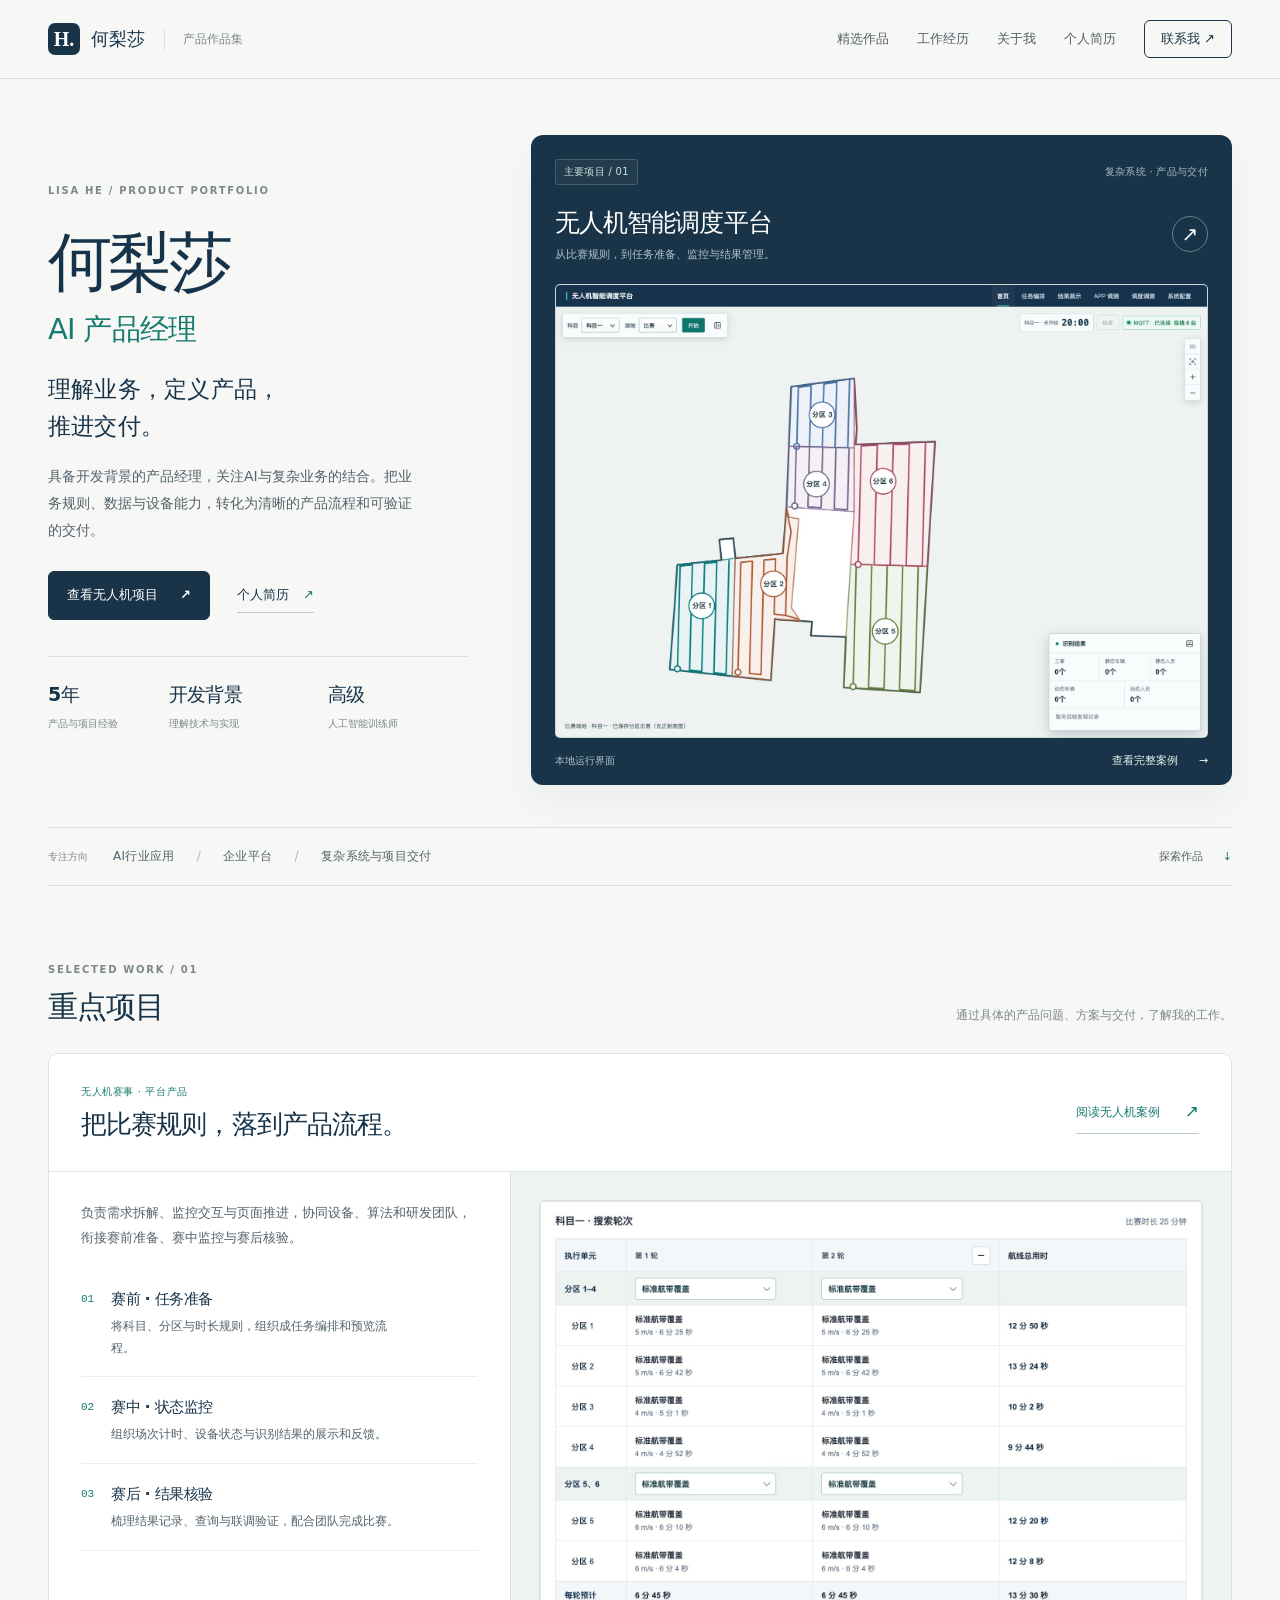
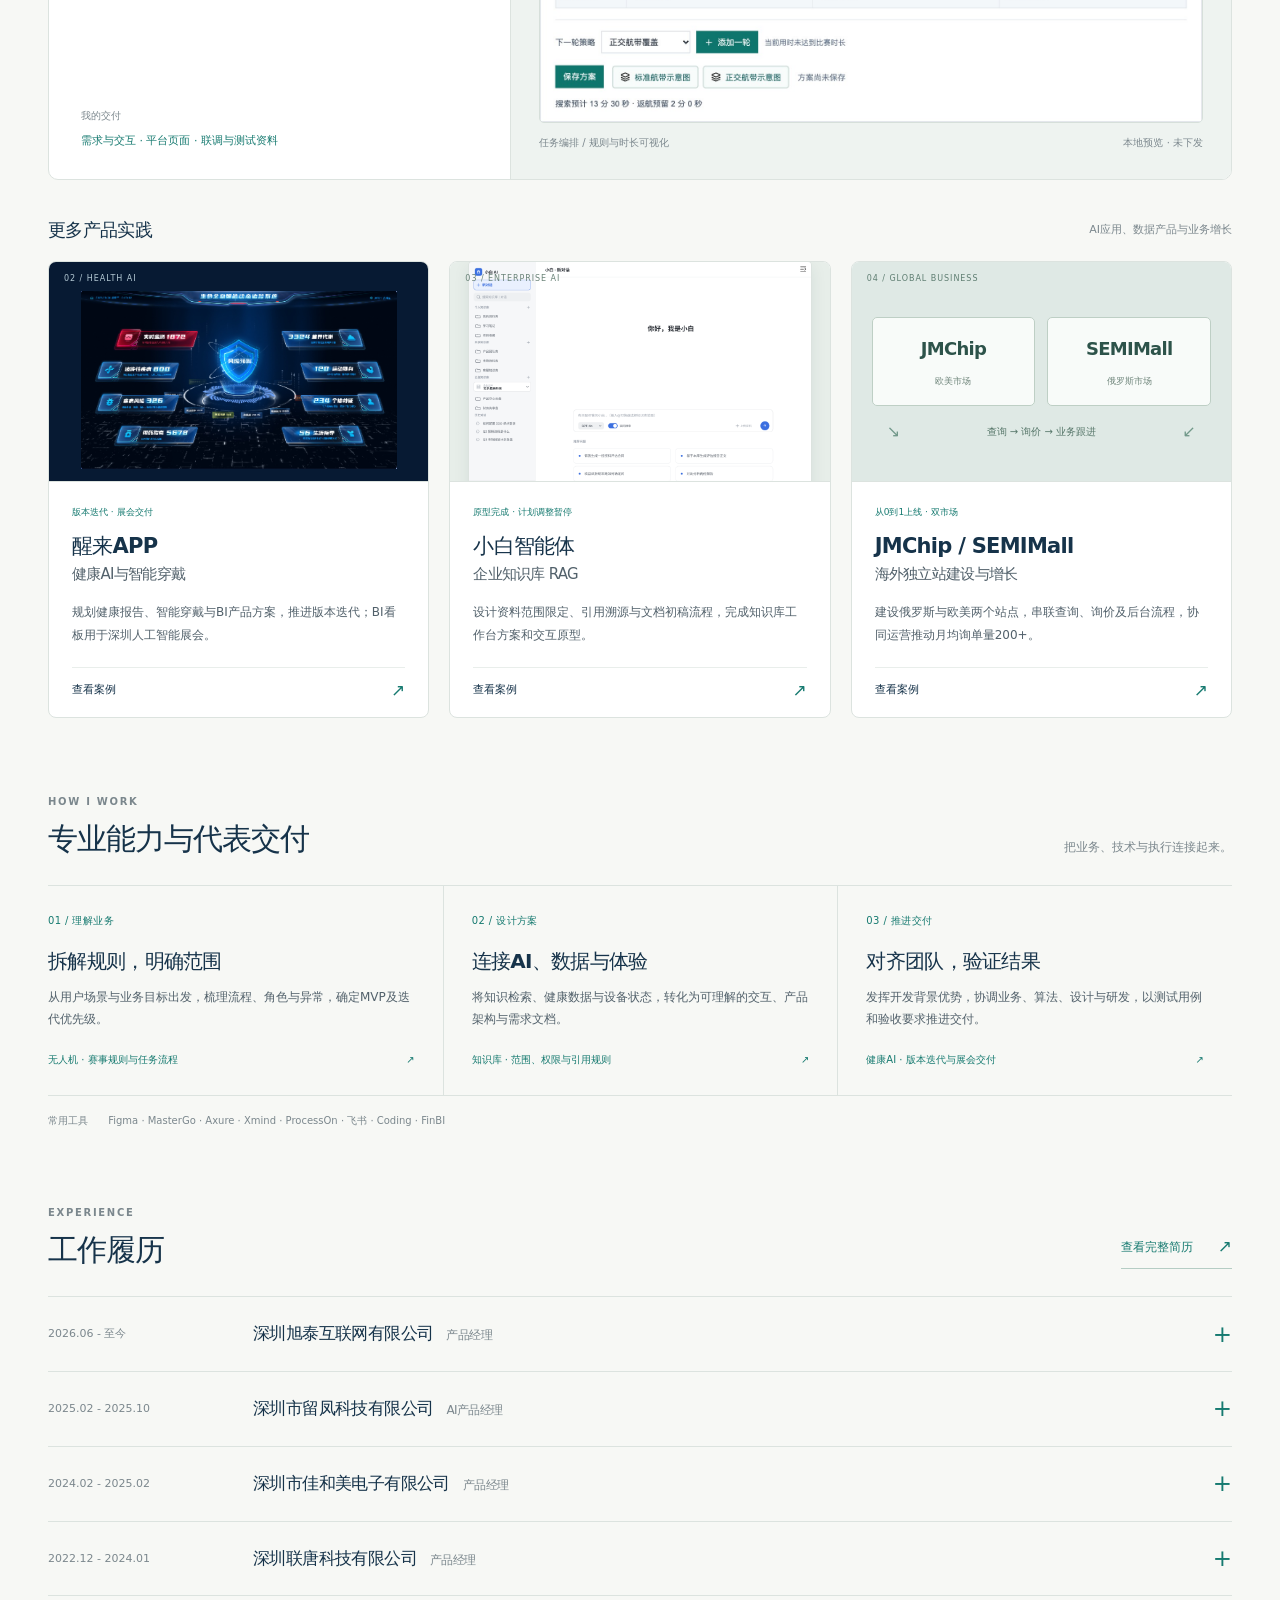
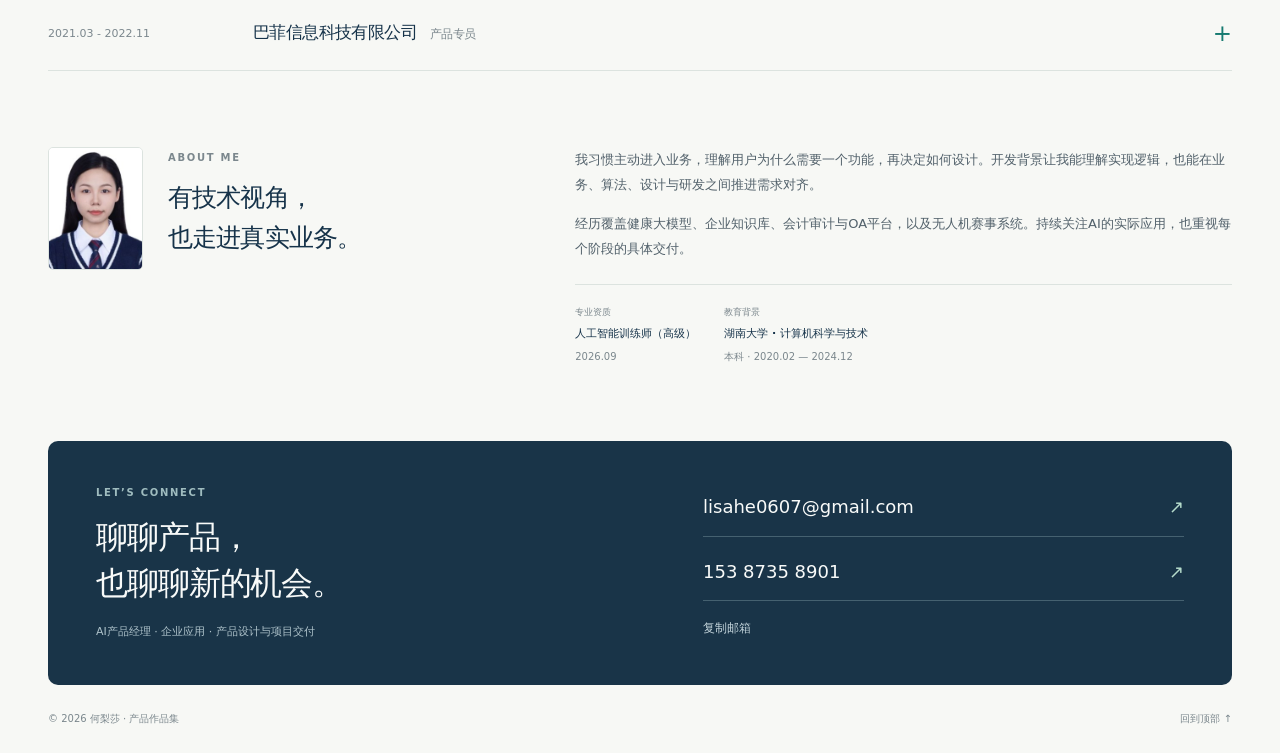
<file: index.html>
<!doctype html>
<html lang="zh-CN">
<head>
  <meta charset="utf-8">
  <meta name="viewport" content="width=device-width, initial-scale=1">
  <meta name="description" content="何梨莎，具备开发背景的AI产品经理，5年产品与项目管理经验。精选作品：无人机智能调度平台、健康AI、企业知识库RAG与海外独立站。">
  <meta name="theme-color" content="#16334a">
  <title>何梨莎 · AI产品经理 · 个人作品集</title>
  <link rel="icon" href="assets/favicon.svg" type="image/svg+xml">
  <link rel="stylesheet" href="styles.css">
  <link rel="stylesheet" href="home.css?v=20261024-home">
  <script src="app.js" defer></script>
</head>
<body class="home-page">
  <a class="skip-link" href="#main">跳到正文</a>
  <header class="site-header">
    <div class="wrap header-inner">
      <a class="brand" href="index.html" aria-label="何梨莎，首页"><span class="brand-mark" aria-hidden="true">H.</span>何梨莎<span class="brand-caption">产品作品集</span></a>
      <button class="menu-toggle" aria-expanded="false" aria-controls="site-nav">导航</button>
      <nav class="site-nav" id="site-nav" aria-label="主导航">
        <a href="#work">精选作品</a><a href="#experience">工作经历</a><a href="#about">关于我</a><a href="resume.html">个人简历</a><a class="nav-contact" href="#contact">联系我 <span aria-hidden="true">↗</span></a>
      </nav>
    </div>
  </header>
  <main id="main">
    <div class="wrap">
      <section class="home-hero" aria-labelledby="intro-title">
        <div class="intro-panel">
          <p class="home-eyebrow">LISA HE / PRODUCT PORTFOLIO</p>
          <h1 id="intro-title">何梨莎<span>AI 产品经理</span></h1>
          <p class="intro-statement">理解业务，定义产品，<br>推进交付。</p>
          <p class="intro-copy">具备开发背景的产品经理，关注AI与复杂业务的结合。把业务规则、数据与设备能力，转化为清晰的产品流程和可验证的交付。</p>
          <div class="intro-actions"><a class="button" href="drone.html">查看无人机项目 <span aria-hidden="true">↗</span></a><a class="resume-link" href="resume.html">个人简历 <span aria-hidden="true">↗</span></a></div>
          <div class="intro-facts" aria-label="个人资历"><div><strong>5年</strong><span>产品与项目经验</span></div><div><strong>开发背景</strong><span>理解技术与实现</span></div><div><strong>高级</strong><span>人工智能训练师</span></div></div>
        </div>
        <a class="hero-project" href="drone.html" aria-label="查看主要项目：无人机智能调度平台">
          <div class="hero-project-top"><span class="featured-label">主要项目 / 01</span><span>复杂系统 · 产品与交付</span></div>
          <div class="hero-project-heading"><div><h2>无人机智能调度平台</h2><p>从比赛规则，到任务准备、监控与结果管理。</p></div><span class="project-open" aria-hidden="true">↗</span></div>
          <div class="hero-screen"><img src="assets/drone-home-20261024.jpg" alt="无人机调度平台本地运行界面，展示六个分区示意、比赛控制和识别结果面板" width="1680" height="1167" fetchpriority="high"></div>
          <div class="hero-project-bottom"><span>本地运行界面</span><span>查看完整案例 <span aria-hidden="true">→</span></span></div>
        </a>
      </section>
      <div class="focus-line"><span>专注方向</span><p>AI行业应用 <i aria-hidden="true">/</i> 企业平台 <i aria-hidden="true">/</i> 复杂系统与项目交付</p><a href="#work">探索作品 <span aria-hidden="true">↓</span></a></div>

      <section class="home-section" id="work" aria-labelledby="work-title">
        <div class="home-section-head"><div><p class="home-eyebrow">SELECTED WORK / 01</p><h2 id="work-title">重点项目</h2></div><p>通过具体的产品问题、方案与交付，了解我的工作。</p></div>
        <article class="flagship-project">
          <div class="flagship-heading"><div><p class="project-kicker">无人机赛事 · 平台产品</p><h3>把比赛规则，落到产品流程。</h3></div><a class="case-text-link" href="drone.html">阅读无人机案例 <span aria-hidden="true">↗</span></a></div>
          <div class="flagship-content">
            <div class="flagship-story"><p class="flagship-intro">负责需求拆解、监控交互与页面推进，协同设备、算法和研发团队，衔接赛前准备、赛中监控与赛后核验。</p><ol class="delivery-steps"><li><span>01</span><div><h4>赛前 · 任务准备</h4><p>将科目、分区与时长规则，组织成任务编排和预览流程。</p></div></li><li><span>02</span><div><h4>赛中 · 状态监控</h4><p>组织场次计时、设备状态与识别结果的展示和反馈。</p></div></li><li><span>03</span><div><h4>赛后 · 结果核验</h4><p>梳理结果记录、查询与联调验证，配合团队完成比赛。</p></div></li></ol><div class="delivery-scope"><span>我的交付</span><p>需求与交互 · 平台页面 · 联调与测试资料</p></div></div>
            <figure class="flagship-image"><button data-enlarge aria-label="放大无人机任务编排本地预览界面"><img src="assets/drone-orchestration-20261024.jpg" alt="科目一搜索轮次编排预览：分区策略、两轮预计用时及返航预留" width="1620" height="1274" loading="lazy"><span class="image-zoom" aria-hidden="true">放大 ↗</span></button><figcaption><span>任务编排 / 规则与时长可视化</span><span>本地预览 · 未下发</span></figcaption></figure>
          </div>
        </article>

        <div class="other-work-heading"><h3>更多产品实践</h3><span>AI应用、数据产品与业务增长</span></div>
        <div class="secondary-projects">
          <a class="work-card" href="health.html"><div class="work-cover health-cover"><img src="assets/health-bi.jpg" alt="醒来健康BI产品原型" width="1740" height="982" loading="lazy"><span class="cover-index">02 / HEALTH AI</span></div><div class="work-card-body"><p class="work-state">版本迭代 · 展会交付</p><h3>醒来APP<span>健康AI与智能穿戴</span></h3><p class="work-description">规划健康报告、智能穿戴与BI产品方案，推进版本迭代；BI看板用于深圳人工智能展会。</p><span class="work-card-link">查看案例 <span aria-hidden="true">↗</span></span></div></a>
          <a class="work-card" href="knowledge.html"><div class="work-cover knowledge-cover"><img src="assets/knowledge-original.png" alt="小白企业知识库工作台交互原型" width="1280" height="800" loading="lazy"><span class="cover-index">03 / ENTERPRISE AI</span></div><div class="work-card-body"><p class="work-state">原型完成 · 计划调整暂停</p><h3>小白智能体<span>企业知识库 RAG</span></h3><p class="work-description">设计资料范围限定、引用溯源与文档初稿流程，完成知识库工作台方案和交互原型。</p><span class="work-card-link">查看案例 <span aria-hidden="true">↗</span></span></div></a>
          <a class="work-card" href="overseas.html"><div class="work-cover market-cover"><span class="cover-index">04 / GLOBAL BUSINESS</span><div class="market-visual" aria-label="两个海外站点连接询单管理的业务示意"><div><strong>JMChip</strong><span>欧美市场</span></div><div><strong>SEMIMall</strong><span>俄罗斯市场</span></div><p><span aria-hidden="true">↘</span> 查询 → 询价 → 业务跟进 <span aria-hidden="true">↙</span></p></div></div><div class="work-card-body"><p class="work-state">从0到1上线 · 双市场</p><h3>JMChip / SEMIMall<span>海外独立站建设与增长</span></h3><p class="work-description">建设俄罗斯与欧美两个站点，串联查询、询价及后台流程，协同运营推动月均询单量200+。</p><span class="work-card-link">查看案例 <span aria-hidden="true">↗</span></span></div></a>
        </div>
      </section>

      <section class="home-section" id="skills" aria-labelledby="skills-title">
        <div class="home-section-head"><div><p class="home-eyebrow">HOW I WORK</p><h2 id="skills-title">专业能力与代表交付</h2></div><p>把业务、技术与执行连接起来。</p></div>
        <div class="capability-grid"><div class="capability"><span class="capability-number">01 / 理解业务</span><h3>拆解规则，明确范围</h3><p>从用户场景与业务目标出发，梳理流程、角色与异常，确定MVP及迭代优先级。</p><a href="drone.html">无人机 · 赛事规则与任务流程 <span aria-hidden="true">↗</span></a></div><div class="capability"><span class="capability-number">02 / 设计方案</span><h3>连接AI、数据与体验</h3><p>将知识检索、健康数据与设备状态，转化为可理解的交互、产品架构与需求文档。</p><a href="knowledge.html">知识库 · 范围、权限与引用规则 <span aria-hidden="true">↗</span></a></div><div class="capability"><span class="capability-number">03 / 推进交付</span><h3>对齐团队，验证结果</h3><p>发挥开发背景优势，协调业务、算法、设计与研发，以测试用例和验收要求推进交付。</p><a href="health.html">健康AI · 版本迭代与展会交付 <span aria-hidden="true">↗</span></a></div></div>
        <p class="home-tools"><span>常用工具</span> Figma · MasterGo · Axure · Xmind · ProcessOn · 飞书 · Coding · FinBI</p>
      </section>

      <section class="home-section" id="experience" aria-labelledby="experience-title"><div class="home-section-head"><div><p class="home-eyebrow">EXPERIENCE</p><h2 id="experience-title">工作履历</h2></div><a class="case-text-link" href="resume.html">查看完整简历 <span aria-hidden="true">↗</span></a></div>
<div class="timeline"><details class="job"><summary><time>2026.06 - 至今</time><div><h3>深圳旭泰互联网有限公司<span class="role">产品经理</span></h3></div><span class="plus" aria-hidden="true">+</span></summary><div class="job-detail"><p><strong>公司介绍：</strong></p><p>参与AI知识库、会计、审计及通用OA平台建设，面向专业业务与企业协作场景开展产品设计。</p><p><strong>业务背景：</strong></p><p>面向企业专业服务与内部协作场景，梳理知识库、会计审计与OA的业务流程，统筹专业业务功能与平台共用能力。</p><p><strong>岗位职责：</strong></p><ul><li>负责多个业务产品的<strong>需求梳理与产品架构设计</strong>，明确专业业务功能与平台共用能力。</li><li>梳理账号主体、身份权限、版本配置与服务授权规则，设计不同角色的使用流程。</li><li>推进<strong>审计工具首版场景及MVP规划</strong>，协调业务与研发完成方案评审和验收要求定义。</li></ul></div></details><details class="job"><summary><time>2025.02 - 2025.10</time><div><h3>深圳市留凤科技有限公司<span class="role">AI产品经理</span></h3></div><span class="plus" aria-hidden="true">+</span></summary><div class="job-detail"><p><strong>公司介绍：</strong></p><p>爱八方集团旗下“AI+生命科学”企业，融合基因测序、健康大模型与生物信息分析，面向C端提供个性化健康管理产品。</p><p><strong>业务背景：</strong></p><p>围绕基因与智能穿戴数据融合，推进醒来APP健康报告、数字人交互与BI可视化产品建设。</p><p><strong>岗位职责：</strong></p><ul><li>负责醒来APP<strong>产品规划与版本迭代</strong>，将复杂健康数据转化为用户可理解的报告、交互与服务。</li><li>协同算法、生信与研发团队，明确AI功能、多源数据接入及健康服务流程的产品要求。</li><li>统筹版本排期、需求优先级与交付风险，推进APP及BI看板的阶段性交付。</li></ul></div></details><details class="job"><summary><time>2024.02 - 2025.02</time><div><h3>深圳市佳和美电子有限公司<span class="role">产品经理</span></h3></div><span class="plus" aria-hidden="true">+</span></summary><div class="job-detail"><p><strong>公司介绍：</strong></p><p>为全球OEM/ODM/EMS企业提供电子元器件分销、研发与技术服务，并拓展海外线上贸易业务。</p><p><strong>业务背景：</strong></p><p>面向俄罗斯与欧美市场，从0到1建设海外独立站，衔接用户查询、询价与后台业务管理。</p><p><strong>岗位职责：</strong></p><ul><li>负责<strong>海外独立站从0到1建设</strong>，根据不同市场的查询、筛选与询价需求制定产品方案。</li><li>设计内容、产品及询单管理功能，衔接用户访问、运营维护与业务跟进流程。</li><li>协同研发与运营推进站点性能、SEO及询单转化优化，持续完善产品与增长策略。</li></ul></div></details><details class="job"><summary><time>2022.12 - 2024.01</time><div><h3>深圳联唐科技有限公司<span class="role">产品经理</span></h3></div><span class="plus" aria-hidden="true">+</span></summary><div class="job-detail"><p><strong>公司介绍：</strong></p><p>面向芯片行业提供供需信息撮合、规格书查询与行业资讯服务，运营icspec平台。</p><p><strong>业务背景：</strong></p><p>围绕供需撮合与资料查询，推进PC、App、小程序及H5多端迭代，优化供需沟通与使用体验。</p><p><strong>岗位职责：</strong></p><ul><li>负责<strong>PC、App、小程序及H5的产品迭代</strong>，统一关键业务流程并协调多端上线。</li><li>围绕供需撮合、求购沟通及资料查询优化使用路径，结合业务数据确定迭代重点。</li><li>推进弱网体验、灰度发布与测试验收，协同运营开展用户增长与内容推广。</li></ul></div></details><details class="job"><summary><time>2021.03 - 2022.11</time><div><h3>巴菲信息科技有限公司<span class="role">产品专员</span></h3></div><span class="plus" aria-hidden="true">+</span></summary><div class="job-detail"><p><strong>公司介绍：</strong></p><p>为三顿半咖啡、笑果文化、茶颜悦色、果呀呀、文和友等品牌提供数字化产品服务。</p><p><strong>业务背景：</strong></p><p>围绕品牌小程序，开展票务、点单、积分与优惠券等消费场景的产品设计与交付。</p><p><strong>岗位职责：</strong></p><ul><li>参与票务、点单、积分与优惠券等业务的产品设计，输出流程、原型及需求文档。</li><li><strong>独立跟进笑果文化项目</strong>的需求、进度、测试与验收，协调问题处理和版本交付。</li><li>协助维护项目计划与沟通记录，推动业务、设计与研发对齐交付内容。</li></ul></div></details></div>
      </section>
      <section class="home-section home-about" id="about" aria-labelledby="about-title">
        <div class="about-identity"><img src="assets/portrait.jpg" alt="何梨莎个人照片" width="190" height="250" loading="lazy"><div><p class="home-eyebrow">ABOUT ME</p><h2 id="about-title">有技术视角，<br>也走进真实业务。</h2></div></div>
        <div class="about-content"><p>我习惯主动进入业务，理解用户为什么需要一个功能，再决定如何设计。开发背景让我能理解实现逻辑，也能在业务、算法、设计与研发之间推进需求对齐。</p><p>经历覆盖健康大模型、企业知识库、会计审计与OA平台，以及无人机赛事系统。持续关注AI的实际应用，也重视每个阶段的具体交付。</p><div class="about-credentials"><div><span>专业资质</span><strong>人工智能训练师（高级）</strong><small>2026.09</small></div><div><span>教育背景</span><strong>湖南大学 · 计算机科学与技术</strong><small>本科 · 2020.02 — 2024.12</small></div></div></div>
      </section>
      <section class="home-contact" id="contact"><div><p class="home-eyebrow">LET’S CONNECT</p><h2>聊聊产品，<br>也聊聊新的机会。</h2><p>AI产品经理 · 企业应用 · 产品设计与项目交付</p></div><div class="home-contact-links"><a href="mailto:lisahe0607@gmail.com">lisahe0607@gmail.com <span aria-hidden="true">↗</span></a><a href="tel:+8615387358901">153 8735 8901 <span aria-hidden="true">↗</span></a><button class="copy-button" data-copy-email="lisahe0607@gmail.com" aria-live="polite">复制邮箱</button></div></section>
    </div>
  </main>
  <footer class="wrap site-footer"><span>© 2026 何梨莎 · 产品作品集</span><a href="#main">回到顶部 ↑</a></footer>
  <dialog class="lightbox" aria-label="作品图片预览"><button class="lightbox-close" type="button">关闭 ×</button><img alt=""></dialog>
</body>
</html>
</file>
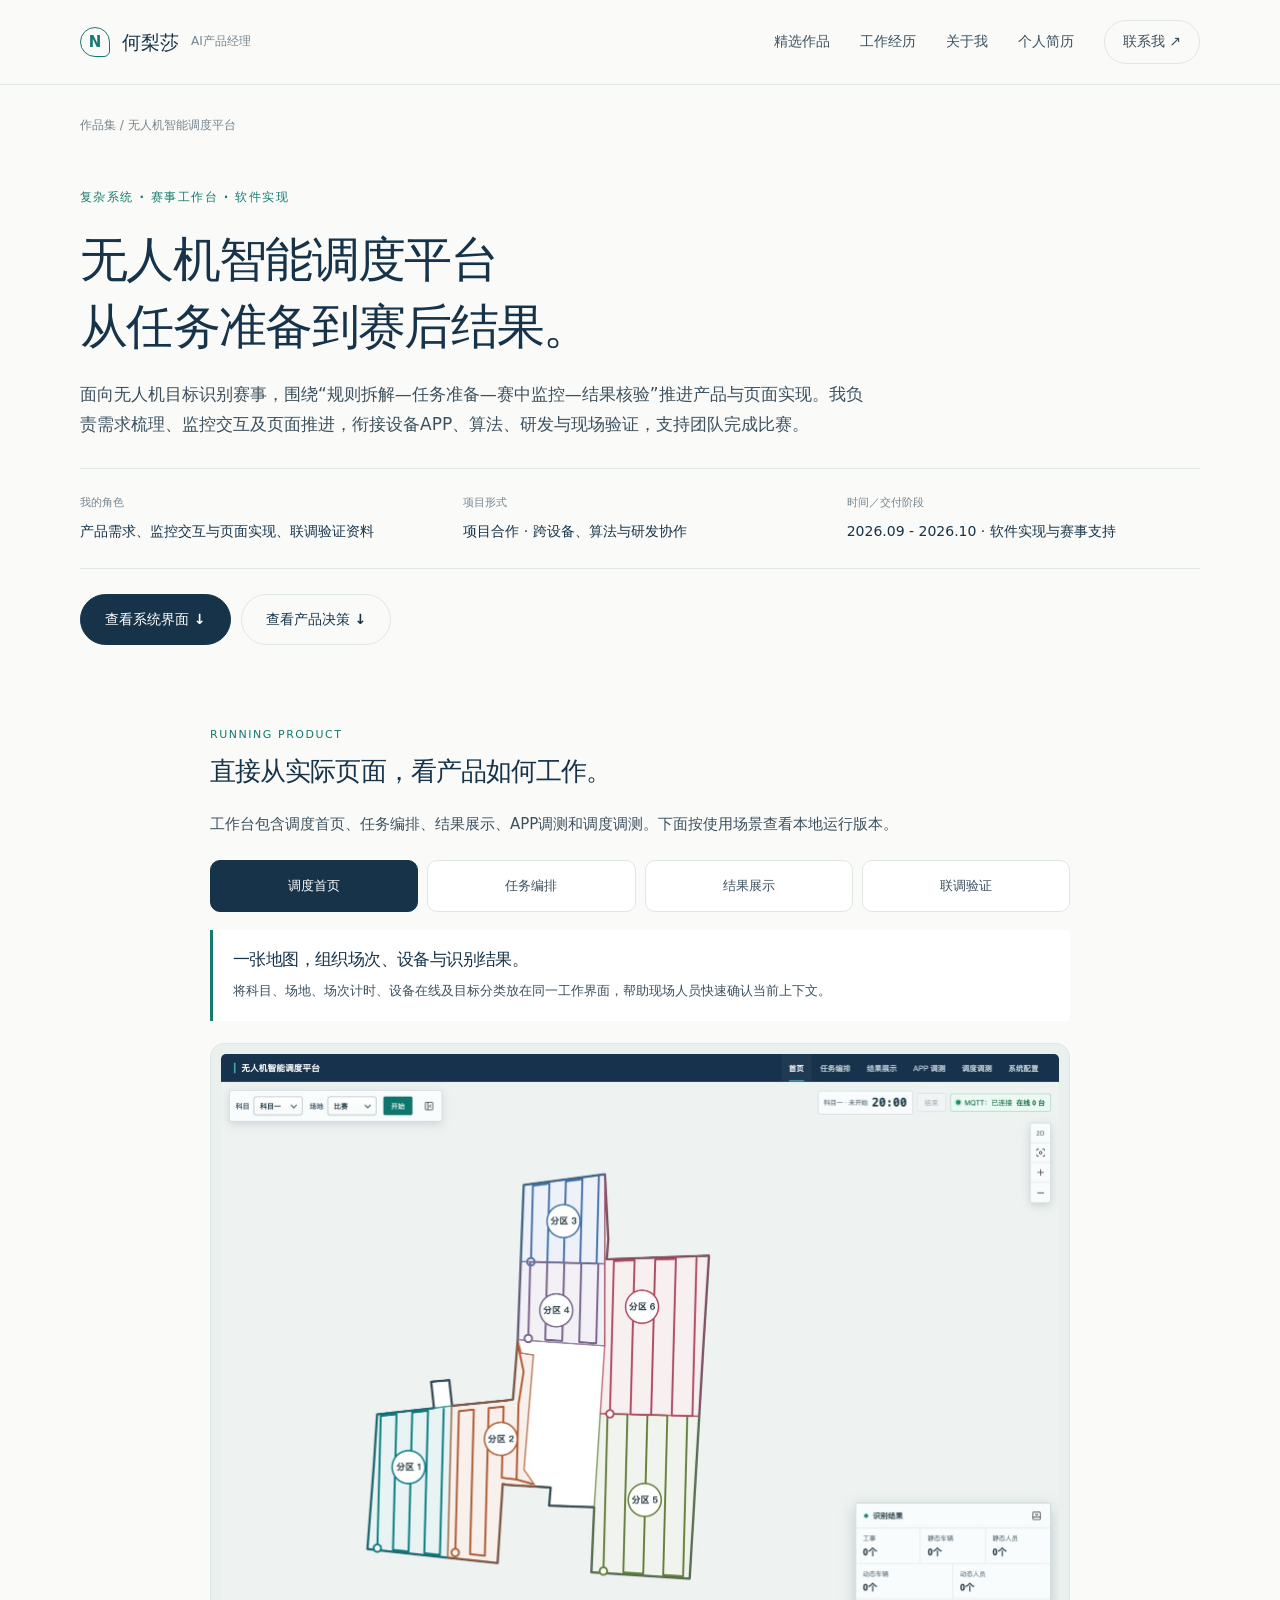
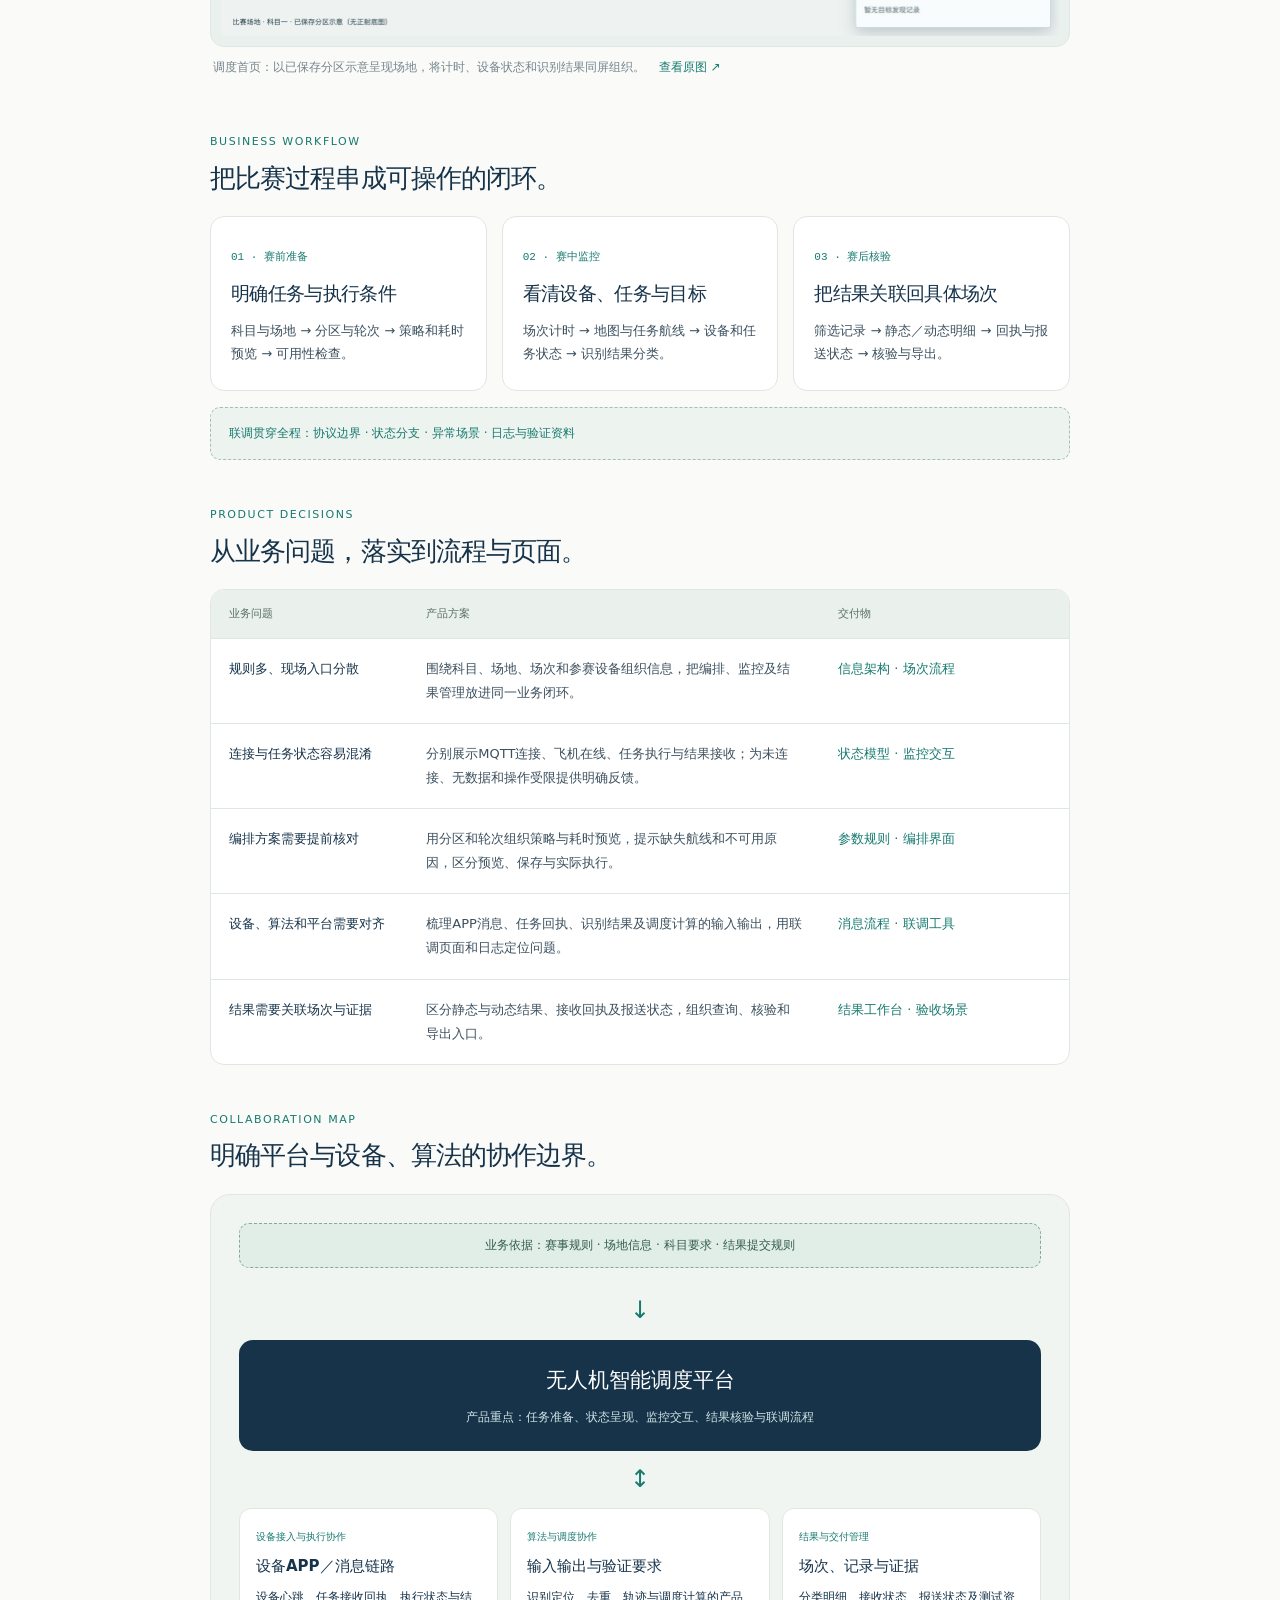
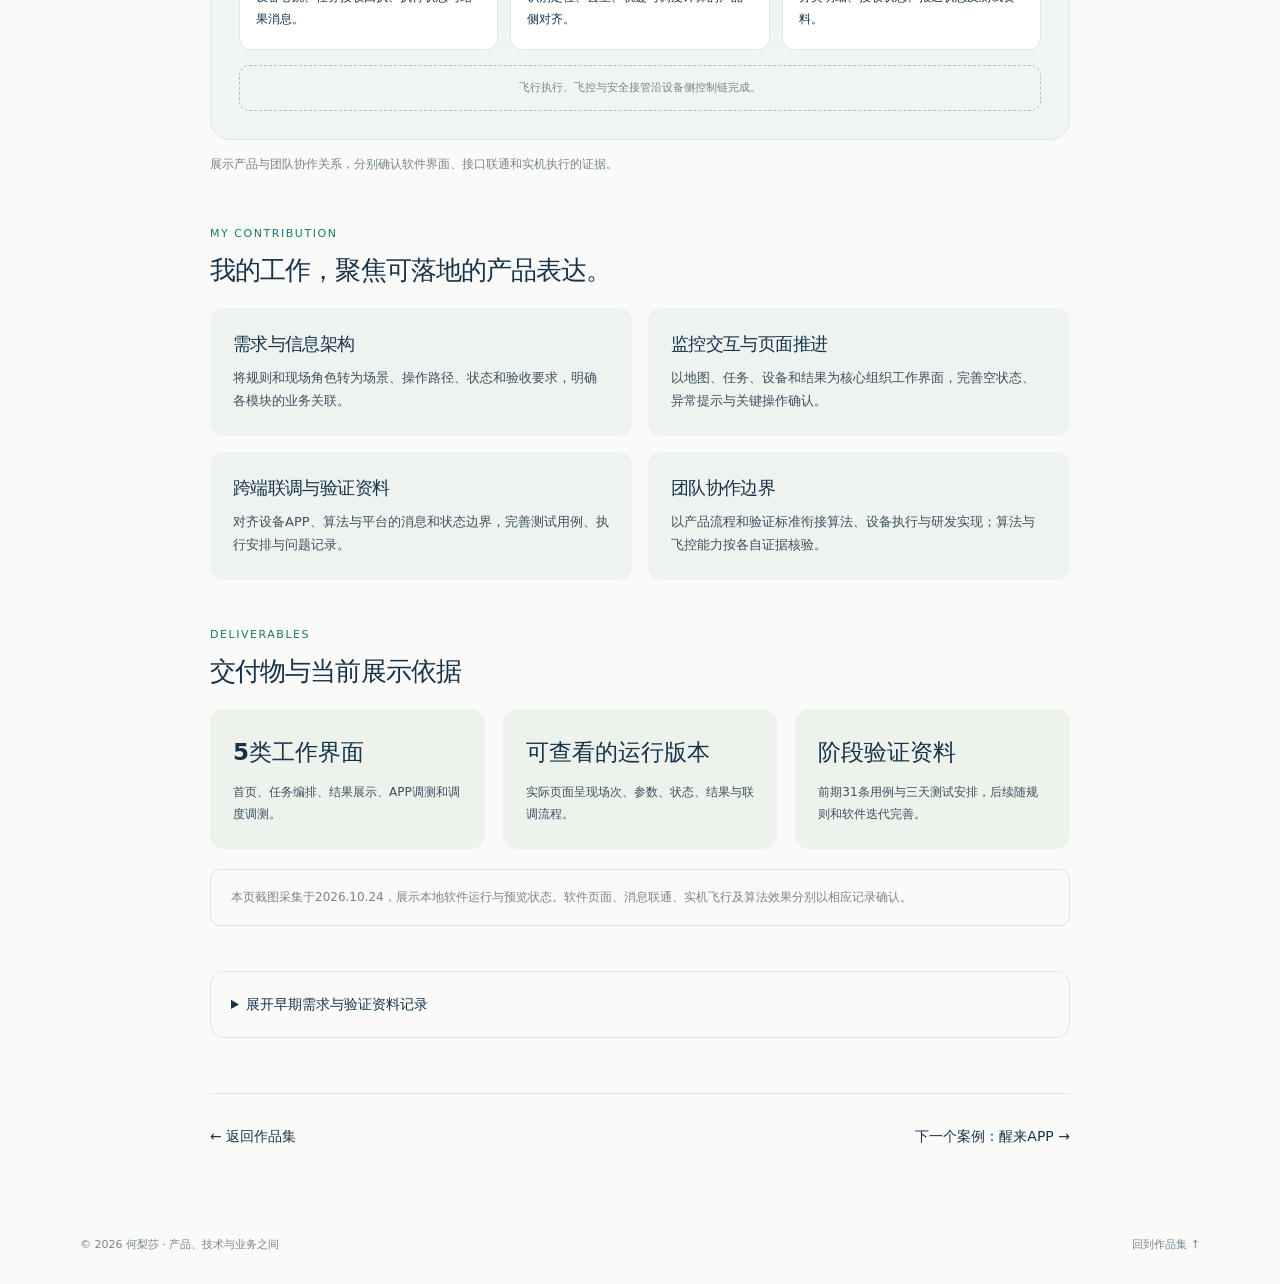
<file: drone.html>
<!doctype html><html lang="zh-CN"><head><meta charset="utf-8"><meta name="viewport" content="width=device-width, initial-scale=1"><meta name="description" content="何梨莎的个人简历与产品作品集：企业知识库RAG、无人机赛事调度、健康AI及海外独立站。"><meta name="theme-color" content="#16334a"><title>无人机智能调度平台 · 产品与交付案例 · 何梨莎</title><link rel="icon" href="assets/favicon.svg" type="image/svg+xml"><link rel="stylesheet" href="styles.css"><link rel="stylesheet" href="visuals.css?v=20261014-1"><link rel="stylesheet" href="drone-case.css?v=20261024-1"><script src="app.js?v=20261014-visuals" defer></script></head><body><a class="skip-link" href="#main">跳到正文</a><header class="site-header"><div class="wrap header-inner"><a class="brand" href="index.html"><span class="brand-mark" aria-hidden="true">N</span>何梨莎<span style="font-size:12px;font-weight:400;color:var(--muted)">AI产品经理</span></a><button class="menu-toggle" aria-expanded="false" aria-controls="site-nav">导航</button><nav class="site-nav" id="site-nav" aria-label="主导航"><a href="index.html#work">精选作品</a><a href="index.html#experience">工作经历</a><a href="index.html#about">关于我</a><a href="resume.html">个人简历</a><a class="nav-contact" href="index.html#contact">联系我 ↗</a></nav></div></header>
<main id="main" class="wrap">
 <div class="breadcrumb"><a href="index.html#work">作品集</a> / 无人机智能调度平台</div>
 <section class="case-hero">
  <div class="eyebrow">复杂系统 · 赛事工作台 · 软件实现</div>
  <h1>无人机智能调度平台<br>从任务准备到赛后结果。</h1>
  <p class="case-intro">面向无人机目标识别赛事，围绕“规则拆解—任务准备—赛中监控—结果核验”推进产品与页面实现。我负责需求梳理、监控交互及页面推进，衔接设备APP、算法、研发与现场验证，支持团队完成比赛。</p>
  <dl class="case-facts"><div><dt>我的角色</dt><dd>产品需求、监控交互与页面实现、联调验证资料</dd></div><div><dt>项目形式</dt><dd>项目合作 · 跨设备、算法与研发协作</dd></div><div><dt>时间／交付阶段</dt><dd>2026.09 - 2026.10 · 软件实现与赛事支持</dd></div></dl>
  <div class="case-links"><a class="button" href="#product-preview">查看系统界面 ↓</a><a class="button secondary" href="#product-decisions">查看产品决策 ↓</a></div>
 </section>
 <article class="case-body">
  <section class="case-section" id="product-preview"><div class="section-label">RUNNING PRODUCT</div><h2>直接从实际页面，看产品如何工作。</h2><p class="system-intro">工作台包含调度首页、任务编排、结果展示、APP调测和调度调测。下面按使用场景查看本地运行版本。</p><div class="system-tabs" data-product-tabs role="tablist" aria-label="查看无人机平台不同工作界面"><button class="system-tab" id="drone-tab-home" role="tab" aria-selected="true" aria-controls="drone-panel-home" tabindex="0">调度首页</button><button class="system-tab" id="drone-tab-orchestration" role="tab" aria-selected="false" aria-controls="drone-panel-orchestration" tabindex="-1">任务编排</button><button class="system-tab" id="drone-tab-results" role="tab" aria-selected="false" aria-controls="drone-panel-results" tabindex="-1">结果展示</button><button class="system-tab" id="drone-tab-integration" role="tab" aria-selected="false" aria-controls="drone-panel-integration" tabindex="-1">联调验证</button></div><div class="system-panel" id="drone-panel-home" role="tabpanel" aria-labelledby="drone-tab-home"><div class="screen-copy"><h3>一张地图，组织场次、设备与识别结果。</h3><p>将科目、场地、场次计时、设备在线及目标分类放在同一工作界面，帮助现场人员快速确认当前上下文。</p></div><figure class="gallery-item"><button class="image-button" data-enlarge aria-label="放大无人机智能调度平台首页，展示已保存分区示意与识别结果区域"><img src="assets/drone-home-20261024.jpg" alt="无人机智能调度平台首页，展示已保存分区示意与识别结果区域" loading="lazy"></button><figcaption>调度首页：以已保存分区示意呈现场地，将计时、设备状态和识别结果同屏组织。 <a class="screen-original" href="assets/drone-home-20261024.jpg" target="_blank" rel="noopener noreferrer">查看原图 ↗</a></figcaption></figure></div><div class="system-panel" id="drone-panel-orchestration" role="tabpanel" aria-labelledby="drone-tab-orchestration" hidden><div class="screen-copy"><h3>把策略选择、分区轮次和预计耗时放在一起。</h3><p>以分区为行、轮次为列呈现方案，明确覆盖策略、分区耗时、每轮预计和返航预留；对缺失航线与不可用方案给出原因。</p></div><figure class="gallery-item"><button class="image-button" data-enlarge aria-label="放大任务编排页面中的分区轮次、策略与耗时预览"><img src="assets/drone-orchestration-20261024.jpg" alt="任务编排页面中的分区轮次、策略与耗时预览" loading="lazy"></button><figcaption>任务编排草稿预览，未保存、未下发；图中预计耗时为规划值。 <a class="screen-original" href="assets/drone-orchestration-20261024.jpg" target="_blank" rel="noopener noreferrer">查看原图 ↗</a></figcaption></figure></div><div class="system-panel" id="drone-panel-results" role="tabpanel" aria-labelledby="drone-tab-results" hidden><div class="screen-copy"><h3>让场次、目标明细和结果状态可以关联查看。</h3><p>按日期、场地及科目定位比赛记录，围绕静态与动态结果组织明细、接收回执、导出和上报前核验；同时覆盖无记录的空状态。</p></div><figure class="gallery-item"><button class="image-button" data-enlarge aria-label="放大结果展示页面的筛选与无比赛记录空状态"><img src="assets/drone-results-20261024.jpg" alt="结果展示页面的筛选与无比赛记录空状态" loading="lazy"></button><figcaption>本次运行库没有可展示的历史场次，截图呈现真实的无记录空状态。 <a class="screen-original" href="assets/drone-results-20261024.jpg" target="_blank" rel="noopener noreferrer">查看原图 ↗</a></figcaption></figure></div><div class="system-panel" id="drone-panel-integration" role="tabpanel" aria-labelledby="drone-tab-integration" hidden><div class="screen-copy"><h3>将设备流程与调度验证收敛到可查看的工作台。</h3><p>APP调测提供单机、六机及协议报文入口；调度调测组织计算项、结果区域与运行记录，协同设备与算法团队确认输入输出和异常分支。</p></div><figure class="gallery-item"><button class="image-button" data-enlarge aria-label="放大APP调测的单机流程、模拟机状态与消息区域"><img src="assets/drone-app-lab-20261024.jpg" alt="APP调测的单机流程、模拟机状态与消息区域" loading="lazy"></button><figcaption>APP联调工作台：模拟机尚未启动；精确坐标已隐藏。 <a class="screen-original" href="assets/drone-app-lab-20261024.jpg" target="_blank" rel="noopener noreferrer">查看原图 ↗</a></figcaption></figure><figure class="gallery-item"><button class="image-button" data-enlarge aria-label="放大调度调测的算法分类、参数和计算结果区域"><img src="assets/drone-dispatch-lab-20261024.jpg" alt="调度调测的算法分类、参数和计算结果区域" loading="lazy"></button><figcaption>调度调测工作台：截图为等待运行状态，不代表算法效果或实机验收结果。 <a class="screen-original" href="assets/drone-dispatch-lab-20261024.jpg" target="_blank" rel="noopener noreferrer">查看原图 ↗</a></figcaption></figure></div></section>
  <section class="case-section"><div class="section-label">BUSINESS WORKFLOW</div><h2>把比赛过程串成可操作的闭环。</h2><ol class="lifecycle"><li><span class="phase">01 · 赛前准备</span><h3>明确任务与执行条件</h3><p>科目与场地 → 分区与轮次 → 策略和耗时预览 → 可用性检查。</p></li><li><span class="phase">02 · 赛中监控</span><h3>看清设备、任务与目标</h3><p>场次计时 → 地图与任务航线 → 设备和任务状态 → 识别结果分类。</p></li><li><span class="phase">03 · 赛后核验</span><h3>把结果关联回具体场次</h3><p>筛选记录 → 静态／动态明细 → 回执与报送状态 → 核验与导出。</p></li></ol><div class="cross-phase">联调贯穿全程：协议边界 · 状态分支 · 异常场景 · 日志与验证资料</div></section>
  <section class="case-section" id="product-decisions"><div class="section-label">PRODUCT DECISIONS</div><h2>从业务问题，落实到流程与页面。</h2><table class="decision-table" aria-label="无人机项目的业务问题、产品方案和交付"><thead><tr><th scope="col">业务问题</th><th scope="col">产品方案</th><th scope="col">交付物</th></tr></thead><tbody><tr><td>规则多、现场入口分散</td><td>围绕科目、场地、场次和参赛设备组织信息，把编排、监控及结果管理放进同一业务闭环。</td><td>信息架构 · 场次流程</td></tr><tr><td>连接与任务状态容易混淆</td><td>分别展示MQTT连接、飞机在线、任务执行与结果接收；为未连接、无数据和操作受限提供明确反馈。</td><td>状态模型 · 监控交互</td></tr><tr><td>编排方案需要提前核对</td><td>用分区和轮次组织策略与耗时预览，提示缺失航线和不可用原因，区分预览、保存与实际执行。</td><td>参数规则 · 编排界面</td></tr><tr><td>设备、算法和平台需要对齐</td><td>梳理APP消息、任务回执、识别结果及调度计算的输入输出，用联调页面和日志定位问题。</td><td>消息流程 · 联调工具</td></tr><tr><td>结果需要关联场次与证据</td><td>区分静态与动态结果、接收回执及报送状态，组织查询、核验和导出入口。</td><td>结果工作台 · 验收场景</td></tr></tbody></table></section>
  <section class="visual-overview" aria-labelledby="drone-map-title"><div class="section-label">COLLABORATION MAP</div><h2 id="drone-map-title">明确平台与设备、算法的协作边界。</h2><div class="diagram" role="group" aria-label="平台串联赛事规则、设备APP、算法输入输出与结果管理，飞行控制和安全接管由设备侧承担"><div class="scope-bar">业务依据：赛事规则 · 场地信息 · 科目要求 · 结果提交规则</div><div class="diagram-split" aria-hidden="true">↓</div><div class="diagram-core"><strong>无人机智能调度平台</strong><p>产品重点：任务准备、状态呈现、监控交互、结果核验与联调流程</p></div><div class="diagram-split" aria-hidden="true">↕</div><div class="collaboration-grid"><div class="collaboration-node"><span class="node-label">设备接入与执行协作</span><strong>设备APP／消息链路</strong><p>设备心跳、任务接收回执、执行状态与结果消息。</p></div><div class="collaboration-node"><span class="node-label">算法与调度协作</span><strong>输入输出与验证要求</strong><p>识别定位、去重、轨迹与调度计算的产品侧对齐。</p></div><div class="collaboration-node"><span class="node-label">结果与交付管理</span><strong>场次、记录与证据</strong><p>分类明细、接收状态、报送状态及测试资料。</p></div></div><div class="boundary-note">飞行执行、飞控与安全接管沿设备侧控制链完成。</div></div><p class="visual-caption">展示产品与团队协作关系，分别确认软件界面、接口联通和实机执行的证据。</p></section>
  <section class="case-section"><div class="section-label">MY CONTRIBUTION</div><h2>我的工作，聚焦可落地的产品表达。</h2><div class="contribution-grid"><div class="contribution"><h3>需求与信息架构</h3><p>将规则和现场角色转为场景、操作路径、状态和验收要求，明确各模块的业务关联。</p></div><div class="contribution"><h3>监控交互与页面推进</h3><p>以地图、任务、设备和结果为核心组织工作界面，完善空状态、异常提示与关键操作确认。</p></div><div class="contribution"><h3>跨端联调与验证资料</h3><p>对齐设备APP、算法与平台的消息和状态边界，完善测试用例、执行安排与问题记录。</p></div><div class="contribution"><h3>团队协作边界</h3><p>以产品流程和验证标准衔接算法、设备执行与研发实现；算法与飞控能力按各自证据核验。</p></div></div></section>
  <section class="case-section"><div class="section-label">DELIVERABLES</div><h2>交付物与当前展示依据</h2><div class="outcomes"><div class="outcome"><strong>5类工作界面</strong><p>首页、任务编排、结果展示、APP调测和调度调测。</p></div><div class="outcome"><strong>可查看的运行版本</strong><p>实际页面呈现场次、参数、状态、结果与联调流程。</p></div><div class="outcome"><strong>阶段验证资料</strong><p>前期31条用例与三天测试安排，后续随规则和软件迭代完善。</p></div></div><div class="case-proof-note">本页截图采集于2026.10.24，展示本地软件运行与预览状态。软件页面、消息联通、实机飞行及算法效果分别以相应记录确认。</div></section>
  <details class="record-details"><summary>展开早期需求与验证资料记录</summary><div class="project-record"><p class="legacy-record-note">以下为项目早期的规则拆解、司空接入调研与测试资料。科目参数随规则及软件版本迭代，当前产品展示以本页运行截图为准。</p><p><strong>项目背景：</strong></p><p>面向无人机目标识别赛事，团队需要将正式比赛规则、地面调度监控、设备接口与识别定位算法衔接起来。我承担产品需求与调度系统设计，结合比赛要求和算法完善测试用例，推进系统与验证资料交付，支撑团队<strong>完成比赛</strong>。</p><p><strong>核心职责：</strong></p><p><strong>1、赛事规则分析与需求拆解：</strong></p><ul><li>对照正式规则、场地附件和目标提交资料，梳理科目一<strong>6架无人机</strong>、<strong>10个静态与6个动态目标</strong>、<strong>25分钟</strong>时限等要求，形成任务设置、监控、目标报送、返航及赛后核验的需求清单。</li><li>明确监控平台、设备接口、识别定位算法和端侧飞控的职责，保留资料版本与待确认项，将比赛规则转化为产品功能及验收要求。</li></ul><p><strong>2、调度系统与监控页面设计：</strong></p><ul><li>以地图为主体组织科目、场地、预约或立即开始、倒计时及任务入口，完善设备、执行中、待执行和历史任务列表。</li><li>分别表达平台连接、设备在线及任务状态，设计连接失败后的有限重试、数据过期与未知状态，支持现场监控与异常判断。</li></ul><p><strong>3、司空接口梳理与调测设计：</strong></p><ul><li>围绕大疆司空2私有化部署梳理设备、任务及航线接入需求，区分私有接口、外部装置能力与平台本地服务，明确配置及凭据使用范围。</li><li>设计接口分类、参数编辑、进度及结果日志，支持定位调用对象、数据来源和失败原因；区分<strong>软件模拟</strong>、<strong>接口联通</strong>与<strong>真实设备验证</strong>。</li></ul><p><strong>4、结合算法与比赛规则完善测试用例：</strong></p><ul><li>将识别定位、动态轨迹和目标去重要求转为输入、操作步骤、预期结果与证据要求，覆盖类别、时间戳、轨迹有效性及重复实体处理。</li><li>同时覆盖自主任务、干扰、边界、高度、时限返航与赛后数据留存，形成<strong>31条用例</strong>及<strong>三天测试安排</strong>，交付Excel清单和可手写结果的打印执行版。</li></ul><p><strong>项目成果：</strong></p><ul><li>完成调度系统及赛事需求、接口调测与测试资料交付，推进平台设计、算法验证要求和现场流程对齐。</li><li>通过<strong>用例</strong>和限定时间内执行安排支持团队验证与<strong>问题跟进</strong>，支撑团队<strong>完成比赛</strong>。</li></ul></div></details>
  <div class="case-next"><a href="index.html#work">← 返回作品集</a><a href="health.html">下一个案例：醒来APP →</a></div>
 </article>
</main><footer class="wrap site-footer"><span>© 2026 何梨莎 · 产品、技术与业务之间</span><a href="index.html#work">回到作品集 ↑</a></footer><dialog class="lightbox" aria-label="作品图片预览"><button class="lightbox-close" type="button">关闭 ×</button><img alt=""></dialog></body></html>
</file>
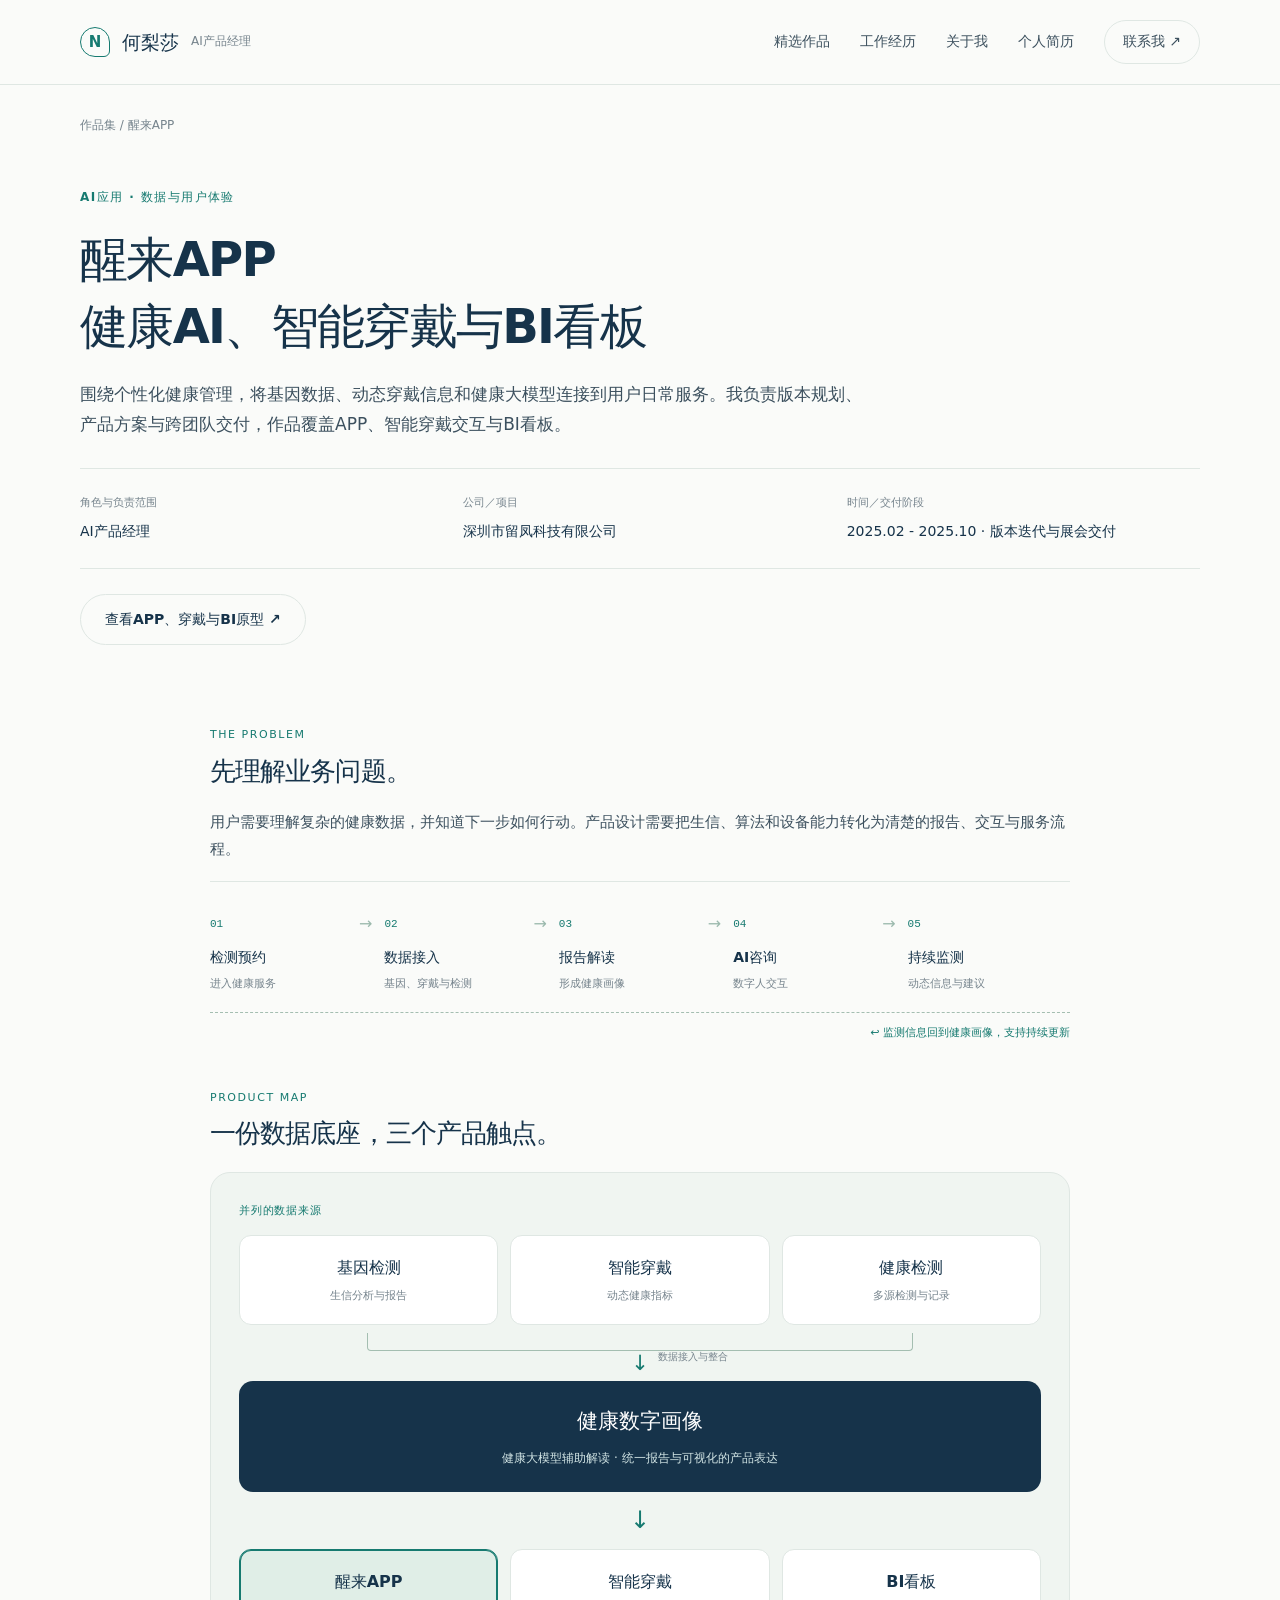
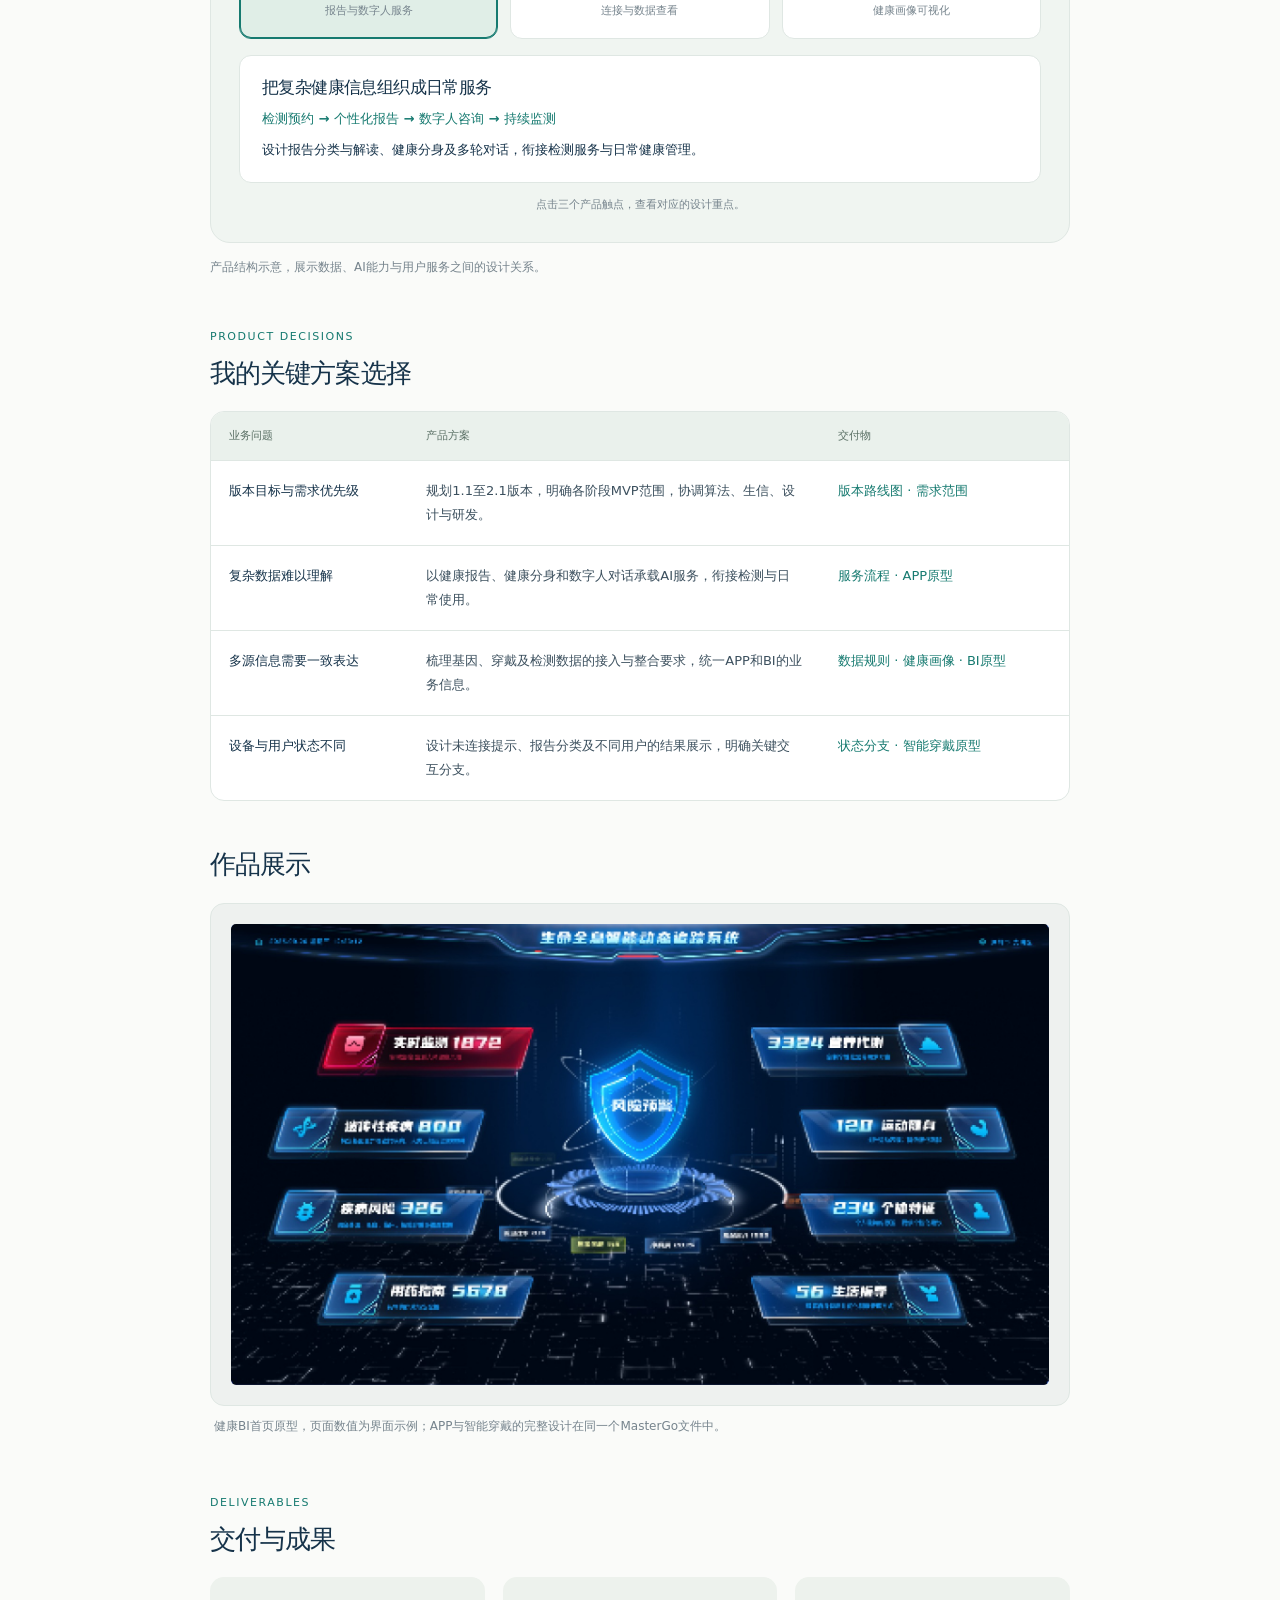
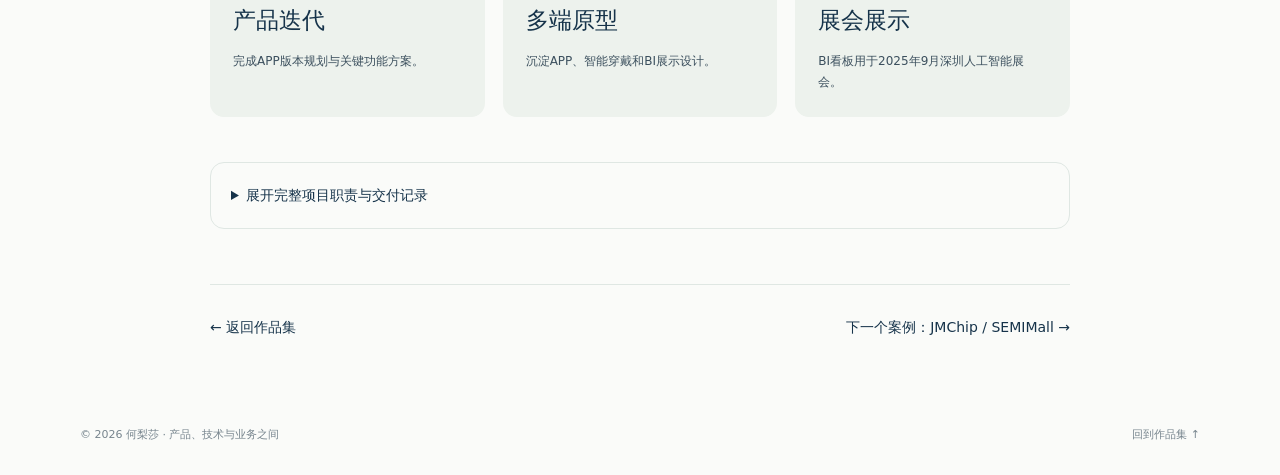
<file: health.html>
<!doctype html><html lang="zh-CN"><head><meta charset="utf-8"><meta name="viewport" content="width=device-width, initial-scale=1"><meta name="description" content="何梨莎的个人简历与产品作品集：企业知识库RAG、无人机赛事调度、健康AI及海外独立站。"><meta name="theme-color" content="#16334a"><title>醒来APP · 健康AI、智能穿戴与BI看板 · 何梨莎</title><link rel="icon" href="assets/favicon.svg" type="image/svg+xml"><link rel="stylesheet" href="styles.css"><link rel="stylesheet" href="visuals.css?v=20261014-1"><script src="app.js?v=20261014-visuals" defer></script></head><body><a class="skip-link" href="#main">跳到正文</a><header class="site-header"><div class="wrap header-inner"><a class="brand" href="index.html"><span class="brand-mark" aria-hidden="true">N</span>何梨莎<span style="font-size:12px;font-weight:400;color:var(--muted)">AI产品经理</span></a><button class="menu-toggle" aria-expanded="false" aria-controls="site-nav">导航</button><nav class="site-nav" id="site-nav" aria-label="主导航"><a href="index.html#work">精选作品</a><a href="index.html#experience">工作经历</a><a href="index.html#about">关于我</a><a href="resume.html">个人简历</a><a class="nav-contact" href="index.html#contact">联系我 ↗</a></nav></div></header><main id="main" class="wrap"><div class="breadcrumb"><a href="index.html#work">作品集</a> / 醒来APP</div><section class="case-hero"><div class="eyebrow">AI应用 · 数据与用户体验</div><h1>醒来APP<br>健康AI、智能穿戴与BI看板</h1><p class="case-intro">围绕个性化健康管理，将基因数据、动态穿戴信息和健康大模型连接到用户日常服务。我负责版本规划、产品方案与跨团队交付，作品覆盖APP、智能穿戴交互与BI看板。</p><dl class="case-facts"><div><dt>角色与负责范围</dt><dd>AI产品经理</dd></div><div><dt>公司／项目</dt><dd>深圳市留凤科技有限公司</dd></div><div><dt>时间／交付阶段</dt><dd>2025.02 - 2025.10 · 版本迭代与展会交付</dd></div></dl><div class="case-links"><a class="button secondary" href="https://mastergo.com/file/174163570087113?fileOpenFrom=home&amp;page_id=0%3A2" target="_blank" rel="noopener noreferrer">查看APP、穿戴与BI原型 ↗</a></div></section><article class="case-body"><section class="case-section"><div class="section-label">THE PROBLEM</div><h2>先理解业务问题。</h2><p>用户需要理解复杂的健康数据，并知道下一步如何行动。产品设计需要把生信、算法和设备能力转化为清楚的报告、交互与服务流程。</p><div class="user-journey" aria-label="用户服务流程"><div class="journey-step"><span class="step-index">01</span><strong>检测预约</strong><small>进入健康服务</small></div><div class="journey-step"><span class="step-index">02</span><strong>数据接入</strong><small>基因、穿戴与检测</small></div><div class="journey-step"><span class="step-index">03</span><strong>报告解读</strong><small>形成健康画像</small></div><div class="journey-step"><span class="step-index">04</span><strong>AI咨询</strong><small>数字人交互</small></div><div class="journey-step"><span class="step-index">05</span><strong>持续监测</strong><small>动态信息与建议</small></div></div><div class="journey-loop">↩ 监测信息回到健康画像，支持持续更新</div></section>
<section class="visual-overview" aria-labelledby="health-map-title">
  <div class="section-label">PRODUCT MAP</div><h2 id="health-map-title">一份数据底座，三个产品触点。</h2>
  <div class="diagram" role="group" aria-label="健康产品结构：基因、穿戴和健康检测数据经整合进入数字画像与AI解读，再用于APP、穿戴体验和BI展示">
    <div class="diagram-label">并列的数据来源</div>
    <div class="diagram-row">
      <div class="diagram-node"><strong>基因检测</strong><small>生信分析与报告</small></div>
      <div class="diagram-node"><strong>智能穿戴</strong><small>动态健康指标</small></div>
      <div class="diagram-node"><strong>健康检测</strong><small>多源检测与记录</small></div>
    </div>
    <div class="diagram-join" aria-hidden="true"><span>数据接入与整合</span></div>
    <div class="diagram-core"><strong>健康数字画像</strong><p>健康大模型辅助解读 · 统一报告与可视化的产品表达</p></div>
    <div class="diagram-split" aria-hidden="true">↓</div>
    <div class="diagram-row" data-product-tabs role="tablist" aria-label="查看不同产品触点">
      <button class="diagram-node touchpoint" id="health-tab-app" role="tab" aria-selected="true" aria-controls="health-panel-app"><strong>醒来APP</strong><small>报告与数字人服务</small></button>
      <button class="diagram-node touchpoint" id="health-tab-wearable" role="tab" aria-selected="false" aria-controls="health-panel-wearable" tabindex="-1"><strong>智能穿戴</strong><small>连接与数据查看</small></button>
      <button class="diagram-node touchpoint" id="health-tab-bi" role="tab" aria-selected="false" aria-controls="health-panel-bi" tabindex="-1"><strong>BI看板</strong><small>健康画像可视化</small></button>
    </div>
    <div class="diagram-detail" id="health-panel-app" role="tabpanel" aria-labelledby="health-tab-app"><h3>把复杂健康信息组织成日常服务</h3><p class="detail-path">检测预约 → 个性化报告 → 数字人咨询 → 持续监测</p><p>设计报告分类与解读、健康分身及多轮对话，衔接检测服务与日常健康管理。</p></div>
    <div class="diagram-detail" id="health-panel-wearable" role="tabpanel" aria-labelledby="health-tab-wearable" hidden><h3>穿戴既提供数据，也承载使用体验</h3><p class="detail-path">设备配对 → 连接状态 → 指标查看 → 持续监测</p><p>原型明确未连接设备时的配对提示，并保留最近一次数据的离线查看体验。</p></div>
    <div class="diagram-detail" id="health-panel-bi" role="tabpanel" aria-labelledby="health-tab-bi" hidden><h3>将多源信息转化为可理解的健康画像</h3><p class="detail-path">数据画像 → 指标组织 → 可视化看板 → 展会展示</p><p>设计生命全息智能动态追踪看板，关联多源健康信息，用于2025年9月深圳人工智能展会。</p></div>
    <p class="diagram-hint">点击三个产品触点，查看对应的设计重点。</p>
  </div>
  <p class="visual-caption">产品结构示意，展示数据、AI能力与用户服务之间的设计关系。</p>
</section><section class="case-section"><div class="section-label">PRODUCT DECISIONS</div><h2>我的关键方案选择</h2><table class="decision-table" aria-label="关键产品决策：业务问题、产品方案和交付物"><thead><tr><th scope="col">业务问题</th><th scope="col">产品方案</th><th scope="col">交付物</th></tr></thead><tbody><tr><td>版本目标与需求优先级</td><td>规划1.1至2.1版本，明确各阶段MVP范围，协调算法、生信、设计与研发。</td><td>版本路线图 · 需求范围</td></tr><tr><td>复杂数据难以理解</td><td>以健康报告、健康分身和数字人对话承载AI服务，衔接检测与日常使用。</td><td>服务流程 · APP原型</td></tr><tr><td>多源信息需要一致表达</td><td>梳理基因、穿戴及检测数据的接入与整合要求，统一APP和BI的业务信息。</td><td>数据规则 · 健康画像 · BI原型</td></tr><tr><td>设备与用户状态不同</td><td>设计未连接提示、报告分类及不同用户的结果展示，明确关键交互分支。</td><td>状态分支 · 智能穿戴原型</td></tr></tbody></table></section><section class="case-section"><h2>作品展示</h2><div class="gallery"><figure class="gallery-item"><button class="image-button" data-enlarge aria-label="放大醒来健康BI可视化看板原型"><img src="assets/health-bi.jpg" alt="醒来健康BI可视化看板原型" loading="lazy"></button><figcaption>健康BI首页原型，页面数值为界面示例；APP与智能穿戴的完整设计在同一个MasterGo文件中。</figcaption></figure></div></section><section class="case-section"><div class="section-label">DELIVERABLES</div><h2>交付与成果</h2><div class="outcomes"><div class="outcome"><strong>产品迭代</strong><p>完成APP版本规划与关键功能方案。</p></div><div class="outcome"><strong>多端原型</strong><p>沉淀APP、智能穿戴和BI展示设计。</p></div><div class="outcome"><strong>展会展示</strong><p>BI看板用于2025年9月深圳人工智能展会。</p></div></div></section><details class="record-details"><summary>展开完整项目职责与交付记录</summary><div class="project-record"><p><strong>项目背景：</strong></p><p>当前C端健康管理市场普遍存在服务同质化、建议缺乏个性化依据（如仅基于智能穿戴数据）等问题，难以形成精准有效的健康干预闭环，为此，本项目旨在打造一款真正以个人生物本源数据（基因）为核心，融合动态穿戴数据，并利用健康大模型进行解读的下一代AI健康管理平台，其核心挑战在于将复杂的基因测序、生物信息技术转化为普通用户可理解、可交互的日常健康管理服务，构建技术壁垒与用户价值之间的桥梁；</p><p><strong>核心职责：</strong></p><ul><li><strong>产品战略与版本规划：</strong>主导制定从<strong>1.1至2.1</strong>版本的产品迭代路线图，基于市场调研与用户需求明确各版本<strong>MVP</strong>范围与功能优先级，对齐公司“AI+生命科学”战略方向；</li><li><strong>AI与数据驱动功能设计：</strong>构建<strong>AI健康分身系统</strong>，设计数字人交互与<strong>多模态对话</strong>能力，定义其在健康咨询、情感陪伴等场景下的用户体验；</li><li>推动<strong>健康大模型V1.0</strong>落地，主导设计基于多源数据（基因+穿戴设备）的<strong>个性化报告</strong>、风险预测模型及动态建议引擎（饮食、运动、用药等）；</li></ul><ul><li>端到端产品方案设计与推进：负责从检测预约、基因解读到AI报告生成及持续监测的全链路服务闭环设计，输出<strong>PRD</strong>、用户故事、原型等文档，确保技术、生信团队对齐需求；</li><li>构建“基因+穿戴数据+健康大模型”核心架构，制定多源数据（舌面诊、脉诊、心率、血氧等）接入、清洗与整合标准，推动<strong>BI看板</strong>（<strong>生命全息智能动态追踪系统</strong>）落地；</li><li>跨部门协同与项目管理：协调算法、生信、数据、设计、开发等多团队协作，管理<strong>项目进度</strong>与风险，确保关键里程碑按时交付；</li><li><strong>关键产出：</strong>醒来用户画像报告、智能穿戴行业调研报告、APP高保真原型、BI可视化大屏原型、<strong>PRD</strong>需求文档等；</li><li>推动产品核心版本迭代，完成个人健康数字画像构建及<strong>BI看板</strong>，支撑展会演示与产品进一步扩展；</li></ul><p><strong>项目业绩：</strong></p><ul><li><strong>BI看板</strong>（<strong>生命全息智能动态追踪系统</strong>）成功落地<strong>深圳人工智能展会</strong>（2025年09.26~09.29）；</li><li>通过定义“基因+穿戴+AI”多维数据融合的<strong>产品架构</strong>，为后续智能健康干预与个性化服务拓展奠定了坚实的技术与产品基础，形成核心竞争壁垒；</li></ul></div></details><div class="case-next"><a href="index.html#work">← 返回作品集</a><a href="overseas.html">下一个案例：JMChip / SEMIMall →</a></div></article></main><footer class="wrap site-footer"><span>© 2026 何梨莎 · 产品、技术与业务之间</span><a href="index.html#work">回到作品集 ↑</a></footer><dialog class="lightbox" aria-label="作品图片预览"><button class="lightbox-close" type="button">关闭 ×</button><img alt=""></dialog></body></html>
</file>
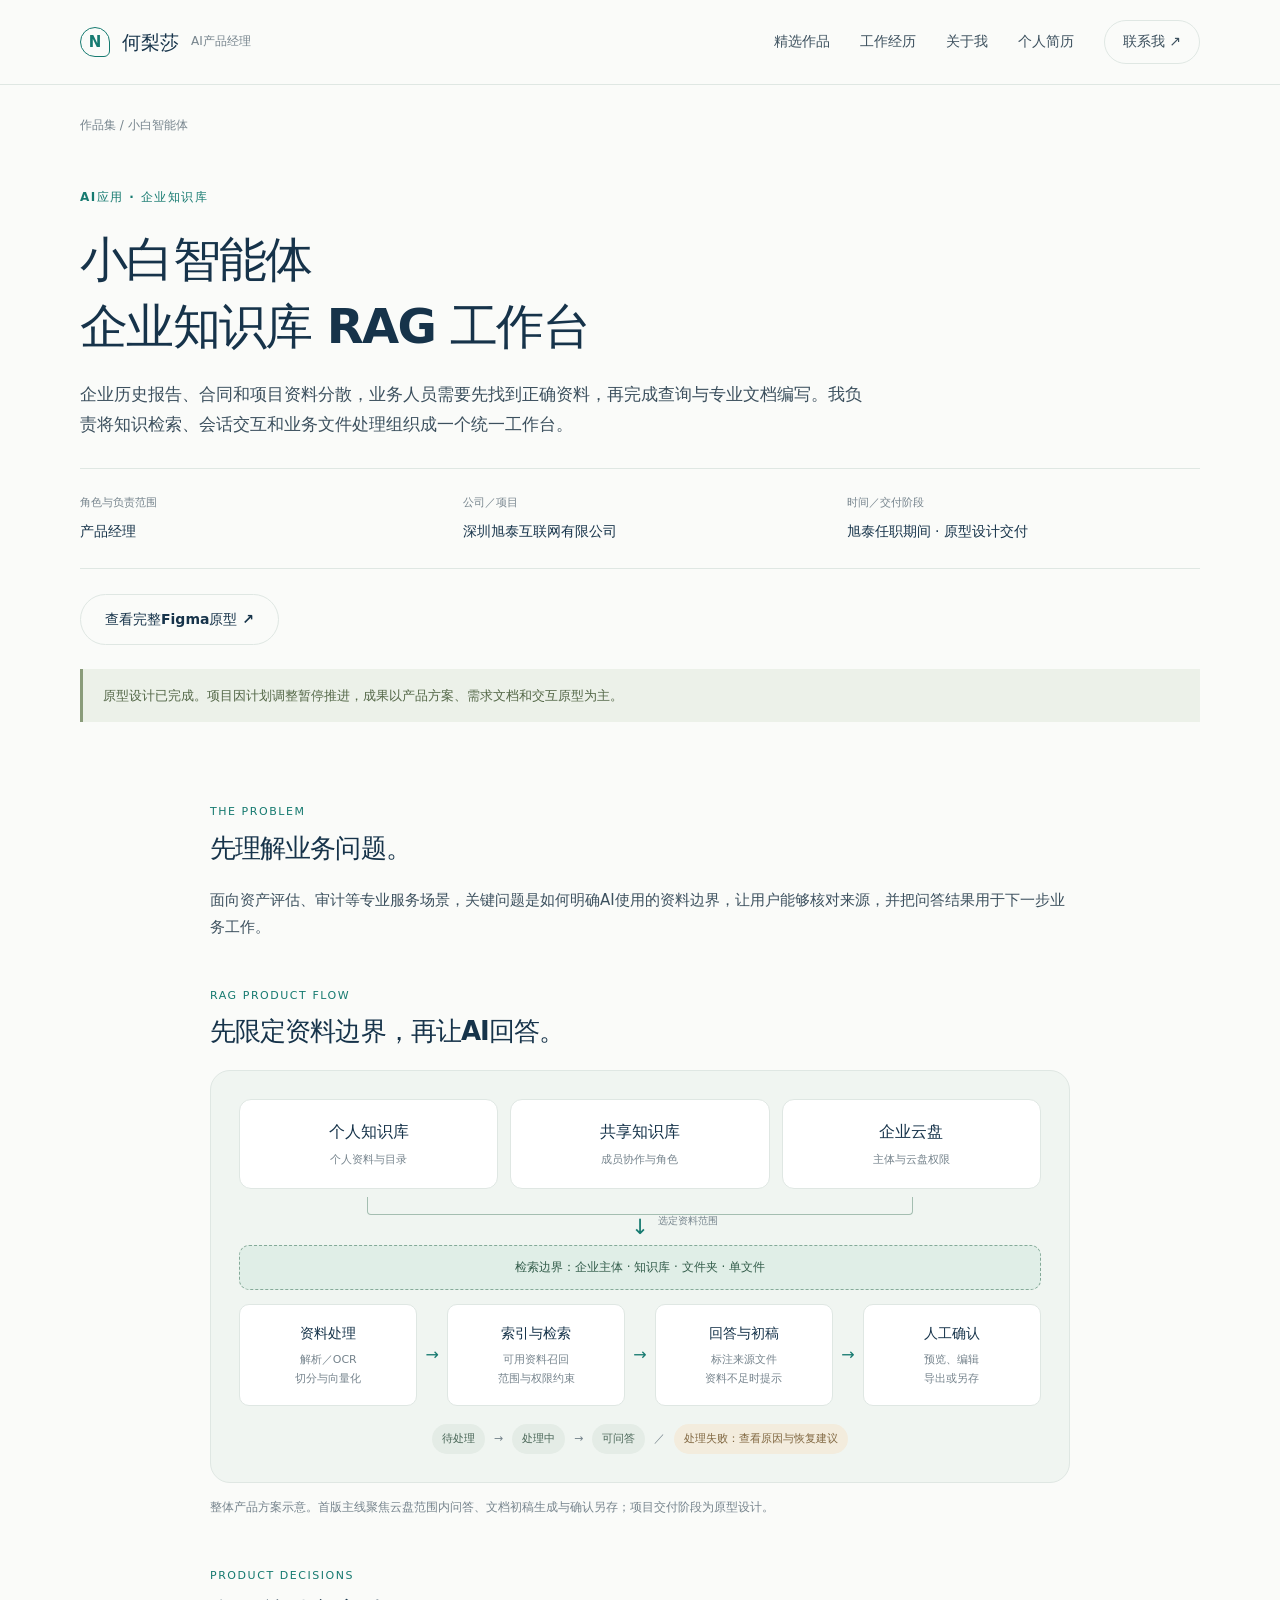
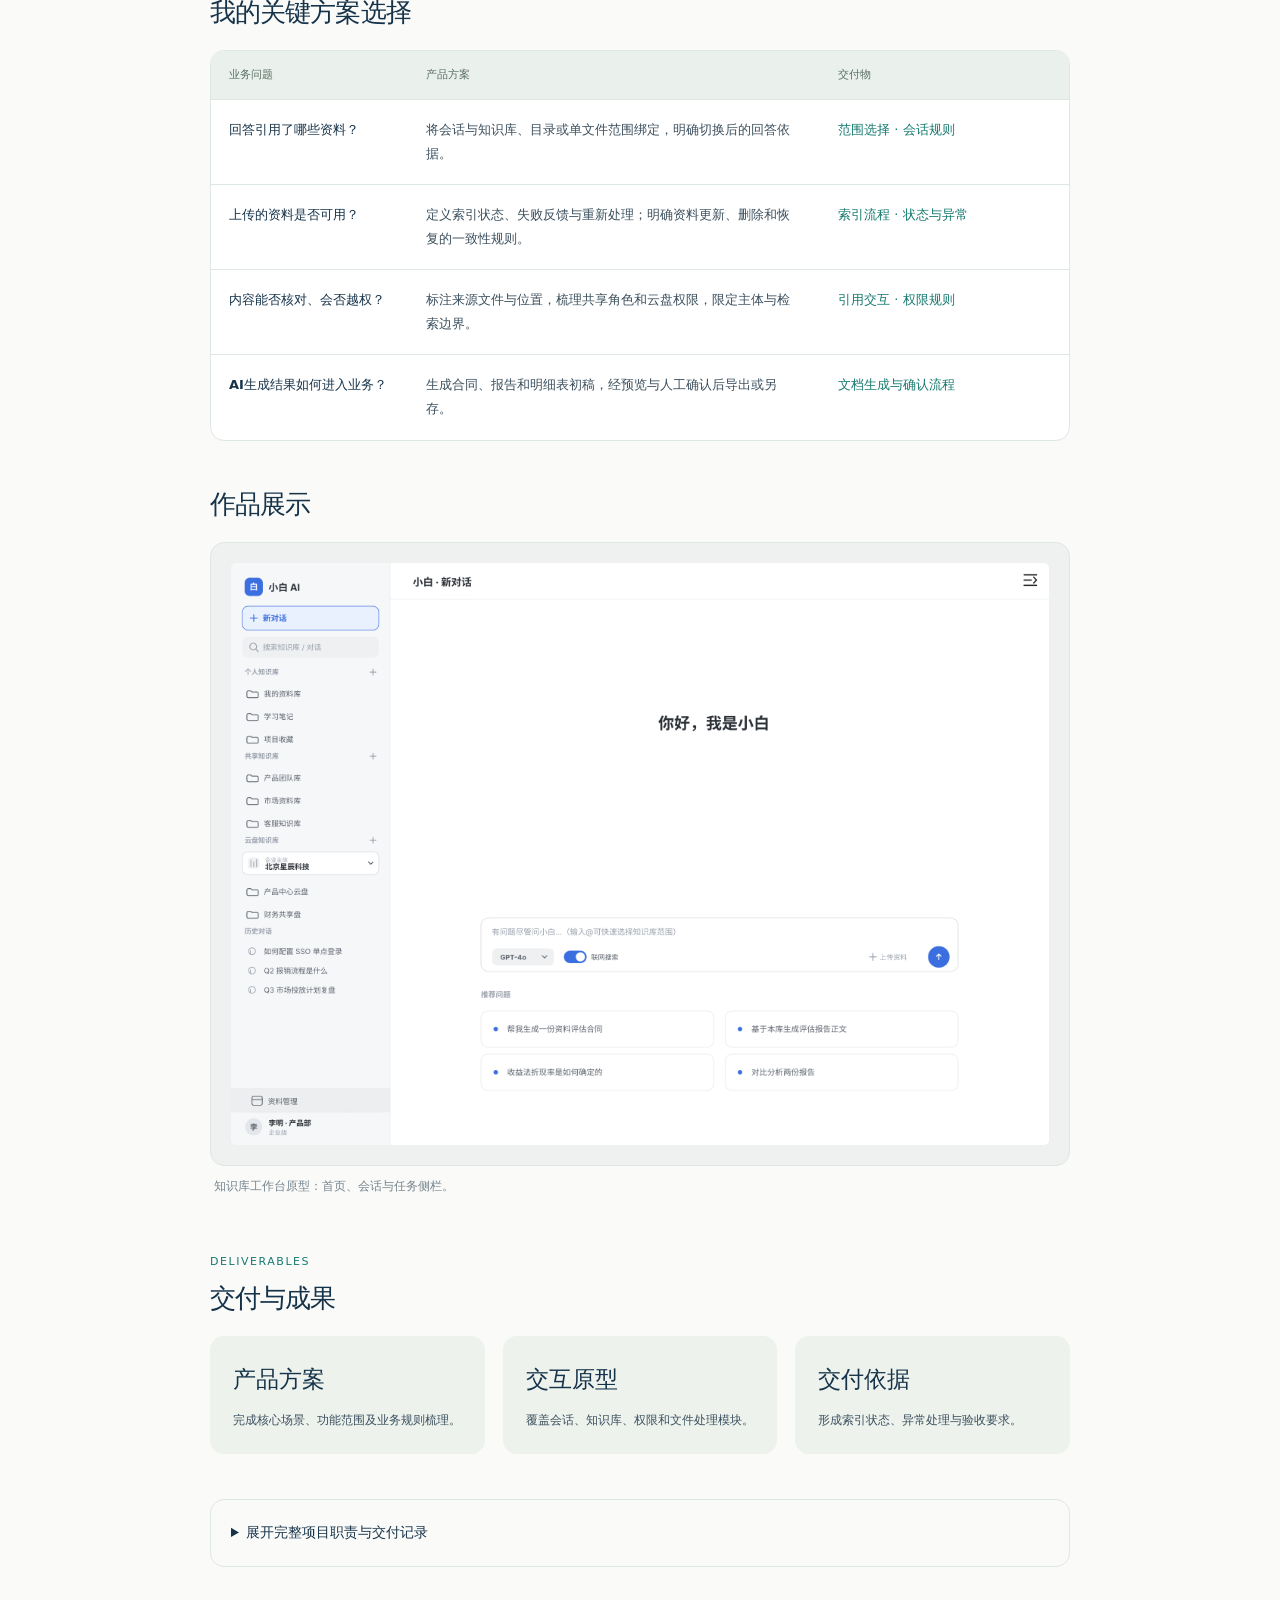
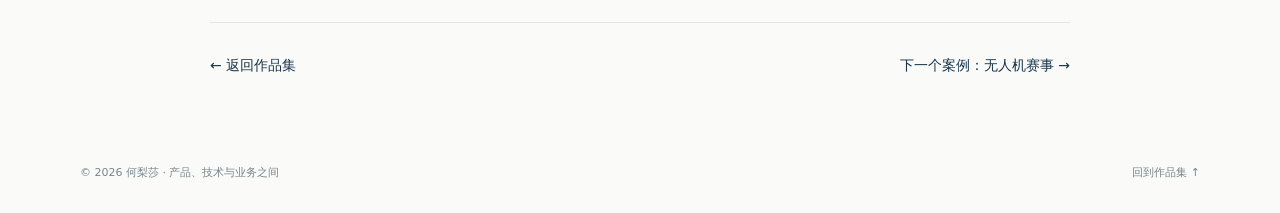
<file: knowledge.html>
<!doctype html><html lang="zh-CN"><head><meta charset="utf-8"><meta name="viewport" content="width=device-width, initial-scale=1"><meta name="description" content="何梨莎的个人简历与产品作品集：企业知识库RAG、无人机赛事调度、健康AI及海外独立站。"><meta name="theme-color" content="#16334a"><title>小白智能体 · 企业知识库 RAG 工作台 · 何梨莎</title><link rel="icon" href="assets/favicon.svg" type="image/svg+xml"><link rel="stylesheet" href="styles.css"><link rel="stylesheet" href="visuals.css?v=20261014-1"><script src="app.js?v=20261014-visuals" defer></script></head><body><a class="skip-link" href="#main">跳到正文</a><header class="site-header"><div class="wrap header-inner"><a class="brand" href="index.html"><span class="brand-mark" aria-hidden="true">N</span>何梨莎<span style="font-size:12px;font-weight:400;color:var(--muted)">AI产品经理</span></a><button class="menu-toggle" aria-expanded="false" aria-controls="site-nav">导航</button><nav class="site-nav" id="site-nav" aria-label="主导航"><a href="index.html#work">精选作品</a><a href="index.html#experience">工作经历</a><a href="index.html#about">关于我</a><a href="resume.html">个人简历</a><a class="nav-contact" href="index.html#contact">联系我 ↗</a></nav></div></header><main id="main" class="wrap"><div class="breadcrumb"><a href="index.html#work">作品集</a> / 小白智能体</div><section class="case-hero"><div class="eyebrow">AI应用 · 企业知识库</div><h1>小白智能体<br>企业知识库 RAG 工作台</h1><p class="case-intro">企业历史报告、合同和项目资料分散，业务人员需要先找到正确资料，再完成查询与专业文档编写。我负责将知识检索、会话交互和业务文件处理组织成一个统一工作台。</p><dl class="case-facts"><div><dt>角色与负责范围</dt><dd>产品经理</dd></div><div><dt>公司／项目</dt><dd>深圳旭泰互联网有限公司</dd></div><div><dt>时间／交付阶段</dt><dd>旭泰任职期间 · 原型设计交付</dd></div></dl><div class="case-links"><a class="button secondary" href="https://www.figma.com/design/jxrGSD5yw7KanQgADgVBQ8/?node-id=4-5" target="_blank" rel="noopener noreferrer">查看完整Figma原型 ↗</a></div><div class="case-status">原型设计已完成。项目因计划调整暂停推进，成果以产品方案、需求文档和交互原型为主。</div></section><article class="case-body"><section class="case-section"><div class="section-label">THE PROBLEM</div><h2>先理解业务问题。</h2><p>面向资产评估、审计等专业服务场景，关键问题是如何明确AI使用的资料边界，让用户能够核对来源，并把问答结果用于下一步业务工作。</p></section>
<section class="visual-overview" aria-labelledby="knowledge-map-title">
 <div class="section-label">RAG PRODUCT FLOW</div><h2 id="knowledge-map-title">先限定资料边界，再让AI回答。</h2>
 <div class="diagram" role="group" aria-label="知识库产品方案：三类知识库经范围和权限选择、资料索引、检索溯源，用于回答及文档初稿，最后人工确认">
  <div class="diagram-row"><div class="diagram-node"><strong>个人知识库</strong><small>个人资料与目录</small></div><div class="diagram-node"><strong>共享知识库</strong><small>成员协作与角色</small></div><div class="diagram-node"><strong>企业云盘</strong><small>主体与云盘权限</small></div></div>
  <div class="diagram-join" aria-hidden="true"><span>选定资料范围</span></div>
  <div class="scope-bar">检索边界：企业主体 · 知识库 · 文件夹 · 单文件</div>
  <div class="pipeline"><div class="pipe-stage"><strong>资料处理</strong><small>解析／OCR<br>切分与向量化</small></div><i class="pipe-arrow" aria-hidden="true">→</i><div class="pipe-stage"><strong>索引与检索</strong><small>可用资料召回<br>范围与权限约束</small></div><i class="pipe-arrow" aria-hidden="true">→</i><div class="pipe-stage"><strong>回答与初稿</strong><small>标注来源文件<br>资料不足时提示</small></div><i class="pipe-arrow" aria-hidden="true">→</i><div class="pipe-stage"><strong>人工确认</strong><small>预览、编辑<br>导出或另存</small></div></div>
  <div class="index-state" aria-label="索引状态与异常处理"><span>待处理</span><em>→</em><span>处理中</span><em>→</em><span>可问答</span><em>／</em><span class="state-failure">处理失败：查看原因与恢复建议</span></div>
 </div><p class="visual-caption">整体产品方案示意。首版主线聚焦云盘范围内问答、文档初稿生成与确认另存；项目交付阶段为原型设计。</p>
</section><section class="case-section"><div class="section-label">PRODUCT DECISIONS</div><h2>我的关键方案选择</h2><table class="decision-table" aria-label="关键产品决策：业务问题、产品方案和交付物"><thead><tr><th scope="col">业务问题</th><th scope="col">产品方案</th><th scope="col">交付物</th></tr></thead><tbody><tr><td>回答引用了哪些资料？</td><td>将会话与知识库、目录或单文件范围绑定，明确切换后的回答依据。</td><td>范围选择 · 会话规则</td></tr><tr><td>上传的资料是否可用？</td><td>定义索引状态、失败反馈与重新处理；明确资料更新、删除和恢复的一致性规则。</td><td>索引流程 · 状态与异常</td></tr><tr><td>内容能否核对、会否越权？</td><td>标注来源文件与位置，梳理共享角色和云盘权限，限定主体与检索边界。</td><td>引用交互 · 权限规则</td></tr><tr><td>AI生成结果如何进入业务？</td><td>生成合同、报告和明细表初稿，经预览与人工确认后导出或另存。</td><td>文档生成与确认流程</td></tr></tbody></table></section><section class="case-section"><h2>作品展示</h2><div class="gallery"><figure class="gallery-item"><button class="image-button" data-enlarge aria-label="放大小白知识库工作台原始产品原型"><img src="assets/knowledge-original.png" alt="小白知识库工作台原始产品原型" loading="lazy"></button><figcaption>知识库工作台原型：首页、会话与任务侧栏。</figcaption></figure></div></section><section class="case-section"><div class="section-label">DELIVERABLES</div><h2>交付与成果</h2><div class="outcomes"><div class="outcome"><strong>产品方案</strong><p>完成核心场景、功能范围及业务规则梳理。</p></div><div class="outcome"><strong>交互原型</strong><p>覆盖会话、知识库、权限和文件处理模块。</p></div><div class="outcome"><strong>交付依据</strong><p>形成索引状态、异常处理与验收要求。</p></div></div></section><details class="record-details"><summary>展开完整项目职责与交付记录</summary><div class="project-record"><p><strong>项目状态：</strong>原型设计完成，因计划调整暂停推进。</p><p><strong>项目背景：</strong></p><p>任职深圳旭泰互联网有限公司期间，面向资产评估、审计等企业专业服务场景，负责小白知识库工作台的产品需求与原型设计。围绕历史报告、合同及项目资料的查询与复用需求，设计基于企业知识库的RAG（检索增强生成）问答与业务文档辅助生成方案。</p><p><strong>核心职责：</strong></p><p><strong>1、业务场景拆解与产品规划：</strong></p><ul><li>梳理业务人员、知识库管理员及权限管理员的使用需求，区分个人、共享与云盘三类知识库的资料来源、管理方式及使用边界。</li><li>设计“选择企业主体与资料范围—提问／生成文档—预览确认—导出或保存”的核心流程，明确问答、知识维护、文件生成及权限管理的功能范围与优先级。</li></ul><p><strong>2、RAG资料处理与索引流程设计：</strong></p><ul><li>梳理资料上传、更新及云盘同步后的解析／OCR、文本切分、向量化与索引构建需求，保留来源文件、页码及所属范围等元数据，为检索与引用溯源提供依据。</li><li>定义待处理、处理中、可问答及失败等状态与操作反馈，设计重新索引、失败原因展示及重试流程；明确资料替换、删除与恢复后的索引一致性规则。</li></ul><p><strong>3、范围限定问答与引用溯源：</strong></p><ul><li>设计知识库、文件夹及单文件范围选择，将会话与检索范围绑定，明确多轮上下文、范围切换提示与历史会话恢复规则。</li><li>设计答案引用来源文件及具体位置的交互，补充无检索结果、资料不足与范围外提问的提示规则，要求回答基于选定范围内的有效资料。</li></ul><p><strong>4、权限边界与企业云盘协作：</strong></p><ul><li>设计共享知识库的只读、编辑与管理角色，明确资料维护、成员协作及权限配置的操作边界；梳理企业主体切换与检索隔离要求。</li><li>区分系统内知识库与企业云盘的权限来源，明确文件读写、预览编辑及保存操作的权限校验与用户确认流程。</li></ul><p><strong>5、专业业务文档生成与交付：</strong></p><ul><li>围绕资产评估合同、报告正文与明细表等场景，设计资料提取、模板生成、会话内结果卡片、预览编辑及导出流程，将人工确认纳入业务闭环。</li><li>明确MVP以范围内问答、文档初稿生成与另存新文件为主线，梳理完整版本与首版交付的范围差异，输出PRD、交互原型及关键业务规则。</li></ul><p><strong>项目产出：</strong></p><ul><li>完成知识库工作台产品方案与Figma原型，覆盖问答与会话管理、三类知识库、权限及文件处理等主要模块。</li><li>形成资料索引、范围绑定、引用溯源与异常处理需求，明确索引更新、主体隔离、引用准确性及人工确认等验收要求，为研发实现与后续验证提供依据。</li></ul><p><strong>原型作品：</strong><a href="https://www.figma.com/design/jxrGSD5yw7KanQgADgVBQ8/?node-id=4-5" target="_blank">查看小白知识库工作台原型</a></p></div></details><div class="case-next"><a href="index.html#work">← 返回作品集</a><a href="drone.html">下一个案例：无人机赛事 →</a></div></article></main><footer class="wrap site-footer"><span>© 2026 何梨莎 · 产品、技术与业务之间</span><a href="index.html#work">回到作品集 ↑</a></footer><dialog class="lightbox" aria-label="作品图片预览"><button class="lightbox-close" type="button">关闭 ×</button><img alt=""></dialog></body></html>
</file>
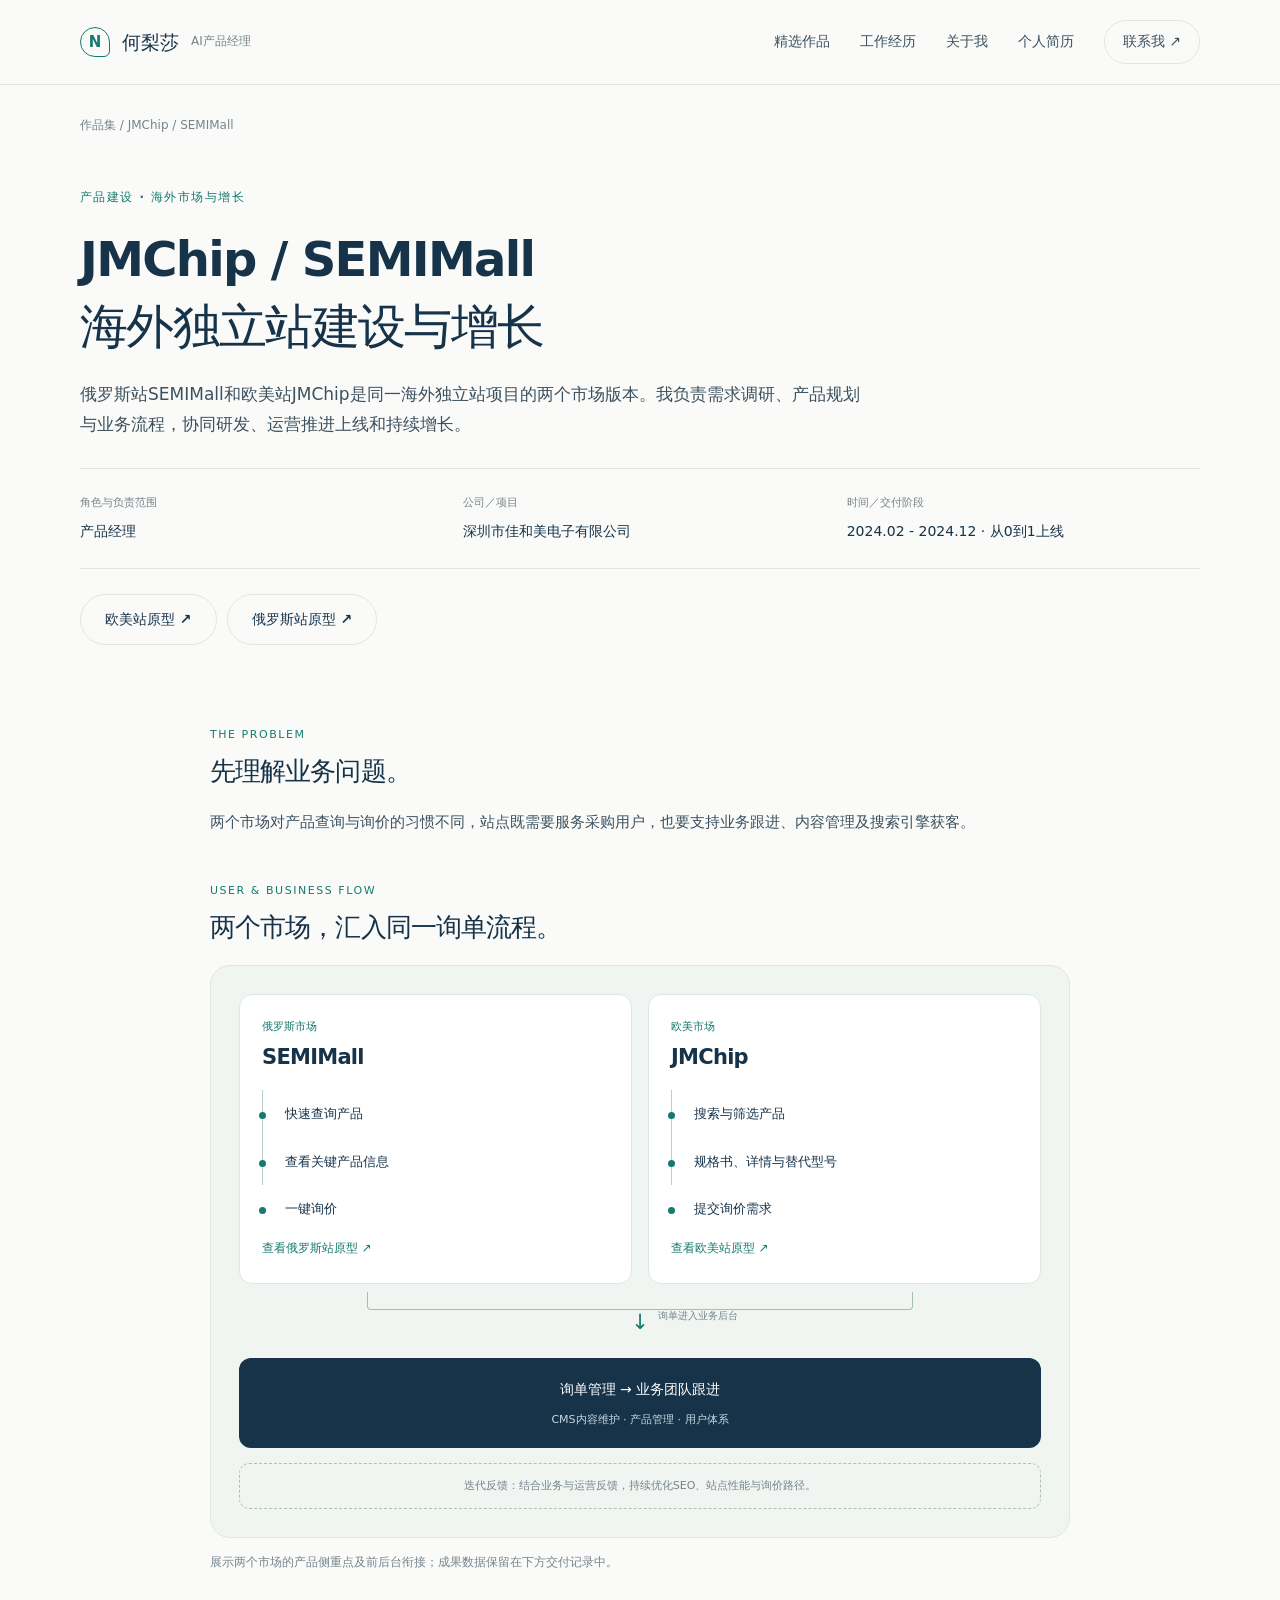
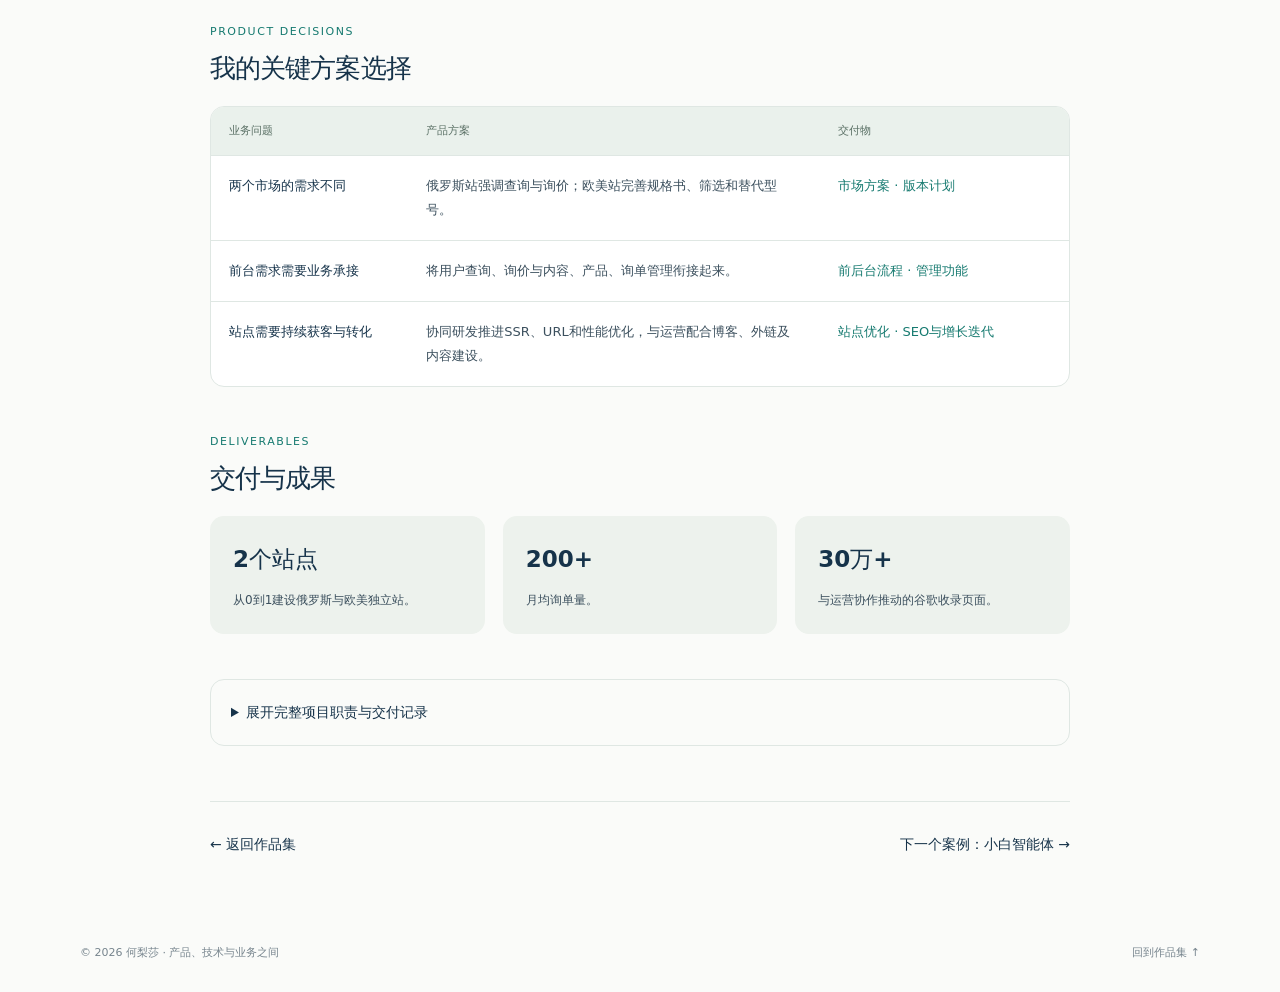
<file: overseas.html>
<!doctype html><html lang="zh-CN"><head><meta charset="utf-8"><meta name="viewport" content="width=device-width, initial-scale=1"><meta name="description" content="何梨莎的个人简历与产品作品集：企业知识库RAG、无人机赛事调度、健康AI及海外独立站。"><meta name="theme-color" content="#16334a"><title>JMChip / SEMIMall · 海外独立站建设与增长 · 何梨莎</title><link rel="icon" href="assets/favicon.svg" type="image/svg+xml"><link rel="stylesheet" href="styles.css"><link rel="stylesheet" href="visuals.css?v=20261014-1"><script src="app.js?v=20261014-visuals" defer></script></head><body><a class="skip-link" href="#main">跳到正文</a><header class="site-header"><div class="wrap header-inner"><a class="brand" href="index.html"><span class="brand-mark" aria-hidden="true">N</span>何梨莎<span style="font-size:12px;font-weight:400;color:var(--muted)">AI产品经理</span></a><button class="menu-toggle" aria-expanded="false" aria-controls="site-nav">导航</button><nav class="site-nav" id="site-nav" aria-label="主导航"><a href="index.html#work">精选作品</a><a href="index.html#experience">工作经历</a><a href="index.html#about">关于我</a><a href="resume.html">个人简历</a><a class="nav-contact" href="index.html#contact">联系我 ↗</a></nav></div></header><main id="main" class="wrap"><div class="breadcrumb"><a href="index.html#work">作品集</a> / JMChip / SEMIMall</div><section class="case-hero"><div class="eyebrow">产品建设 · 海外市场与增长</div><h1>JMChip / SEMIMall<br>海外独立站建设与增长</h1><p class="case-intro">俄罗斯站SEMIMall和欧美站JMChip是同一海外独立站项目的两个市场版本。我负责需求调研、产品规划与业务流程，协同研发、运营推进上线和持续增长。</p><dl class="case-facts"><div><dt>角色与负责范围</dt><dd>产品经理</dd></div><div><dt>公司／项目</dt><dd>深圳市佳和美电子有限公司</dd></div><div><dt>时间／交付阶段</dt><dd>2024.02 - 2024.12 · 从0到1上线</dd></div></dl><div class="case-links"><a class="button secondary" href="https://mastergo.com/file/149680536518566?fileOpenFrom=drafts" target="_blank" rel="noopener noreferrer">欧美站原型 ↗</a><a class="button secondary" href="https://mastergo.com/file/120349432704051?fileOpenFrom=drafts" target="_blank" rel="noopener noreferrer">俄罗斯站原型 ↗</a></div></section><article class="case-body"><section class="case-section"><div class="section-label">THE PROBLEM</div><h2>先理解业务问题。</h2><p>两个市场对产品查询与询价的习惯不同，站点既需要服务采购用户，也要支持业务跟进、内容管理及搜索引擎获客。</p></section>
<section class="visual-overview" aria-labelledby="overseas-map-title">
 <div class="section-label">USER & BUSINESS FLOW</div><h2 id="overseas-map-title">两个市场，汇入同一询单流程。</h2>
 <div class="diagram" role="group" aria-label="海外独立站用户路径：俄罗斯站突出查询与询价，欧美站突出详情筛选与替代型号查询，两站都进入询单管理和业务跟进">
  <div class="market-paths"><div class="market-path"><div class="market-name">俄罗斯市场</div><h3>SEMIMall</h3><ol class="market-stages"><li>快速查询产品</li><li>查看关键产品信息</li><li>一键询价</li></ol><a class="market-actions" href="https://mastergo.com/file/120349432704051?fileOpenFrom=drafts" target="_blank" rel="noopener noreferrer">查看俄罗斯站原型 ↗</a></div><div class="market-path"><div class="market-name">欧美市场</div><h3>JMChip</h3><ol class="market-stages"><li>搜索与筛选产品</li><li>规格书、详情与替代型号</li><li>提交询价需求</li></ol><a class="market-actions" href="https://mastergo.com/file/149680536518566?fileOpenFrom=drafts" target="_blank" rel="noopener noreferrer">查看欧美站原型 ↗</a></div></div>
  <div class="diagram-join" aria-hidden="true"><span>询单进入业务后台</span></div>
  <div class="market-common">询单管理 → 业务团队跟进<small>CMS内容维护 · 产品管理 · 用户体系</small></div>
  <div class="boundary-note">迭代反馈：结合业务与运营反馈，持续优化SEO、站点性能与询价路径。</div>
 </div><p class="visual-caption">展示两个市场的产品侧重点及前后台衔接；成果数据保留在下方交付记录中。</p>
</section><section class="case-section"><div class="section-label">PRODUCT DECISIONS</div><h2>我的关键方案选择</h2><table class="decision-table" aria-label="关键产品决策：业务问题、产品方案和交付物"><thead><tr><th scope="col">业务问题</th><th scope="col">产品方案</th><th scope="col">交付物</th></tr></thead><tbody><tr><td>两个市场的需求不同</td><td>俄罗斯站强调查询与询价；欧美站完善规格书、筛选和替代型号。</td><td>市场方案 · 版本计划</td></tr><tr><td>前台需求需要业务承接</td><td>将用户查询、询价与内容、产品、询单管理衔接起来。</td><td>前后台流程 · 管理功能</td></tr><tr><td>站点需要持续获客与转化</td><td>协同研发推进SSR、URL和性能优化，与运营配合博客、外链及内容建设。</td><td>站点优化 · SEO与增长迭代</td></tr></tbody></table></section><section class="case-section"><div class="section-label">DELIVERABLES</div><h2>交付与成果</h2><div class="outcomes"><div class="outcome"><strong>2个站点</strong><p>从0到1建设俄罗斯与欧美独立站。</p></div><div class="outcome"><strong>200+</strong><p>月均询单量。</p></div><div class="outcome"><strong>30万+</strong><p>与运营协作推动的谷歌收录页面。</p></div></div></section><details class="record-details"><summary>展开完整项目职责与交付记录</summary><div class="project-record"><p><strong>项目背景：</strong></p><p>面向俄罗斯与欧美电子元器件市场，从0到1建设SEMIMall（semimall.ru）与JMChip（jmchip.com）两个海外独立站，支持产品查询、询价及业务运营，提升品牌曝光、自然流量与询单量。</p><p><strong>核心职责：</strong></p><ol><li><strong>市场调研与产品规划：</strong>结合业务目标与市场调研，梳理两个市场的用户需求差异。俄罗斯站侧重快速查询与一键询价；欧美站侧重详细产品信息、规格书下载、替代型号查询及产品筛选。结合语言、货币需求制定产品方案与版本计划。</li><li><strong>产品设计与业务流程：</strong>设计产品查询、询价及用户体系，建设面向运营的CMS内容管理能力，以及面向业务的询单与产品管理功能，衔接前台用户操作与后台业务处理，支持运营协作及业务跟进。</li><li><strong>SEO与站点性能优化：</strong>协同研发采用SSR优化加载性能，规范站点结构与URL；迭代博客模块，优化博客、产品页面及本地商户的富媒体内容结构，提高搜索引擎可见性。与运营协作开展内容建设、相关导航站提交及免费／付费外链策略。</li><li><strong>跨团队协作与持续迭代：</strong>协调开发、运营与业务团队推进建站上线，跟进进度与需求变更；结合业务反馈与产品体验制定增长策略及迭代计划，持续优化用户体验、站点性能与询单转化。</li></ol><p><strong>项目成果：</strong></p><ul><li><strong>建站与业务效率：</strong>从0到1上线俄罗斯、欧美两个独立站，运营团队协同效率提升<strong>30%</strong>，转化率提升<strong>10%</strong>。</li><li><strong>性能与搜索覆盖：</strong>网站性能评分提高<strong>50+</strong>；与运营共同输出<strong>300+篇博客</strong>、建设<strong>800+个外链</strong>，推动谷歌收录页面超过<strong>30万</strong>。</li><li><strong>询单与品牌曝光：</strong>自然流量与询单量持续增长，月均询单量突破<strong>200+</strong>；配合行业展会展示，展会期间网站流量增长<strong>20%</strong>。</li></ul><p><strong>感想与收获：</strong></p><p>积累海外独立站从0到1建设、不同市场需求分析及SEO优化经验，理解产品、研发、业务与运营协同对站点增长和持续迭代的作用。</p></div></details><div class="case-next"><a href="index.html#work">← 返回作品集</a><a href="knowledge.html">下一个案例：小白智能体 →</a></div></article></main><footer class="wrap site-footer"><span>© 2026 何梨莎 · 产品、技术与业务之间</span><a href="index.html#work">回到作品集 ↑</a></footer><dialog class="lightbox" aria-label="作品图片预览"><button class="lightbox-close" type="button">关闭 ×</button><img alt=""></dialog></body></html>
</file>
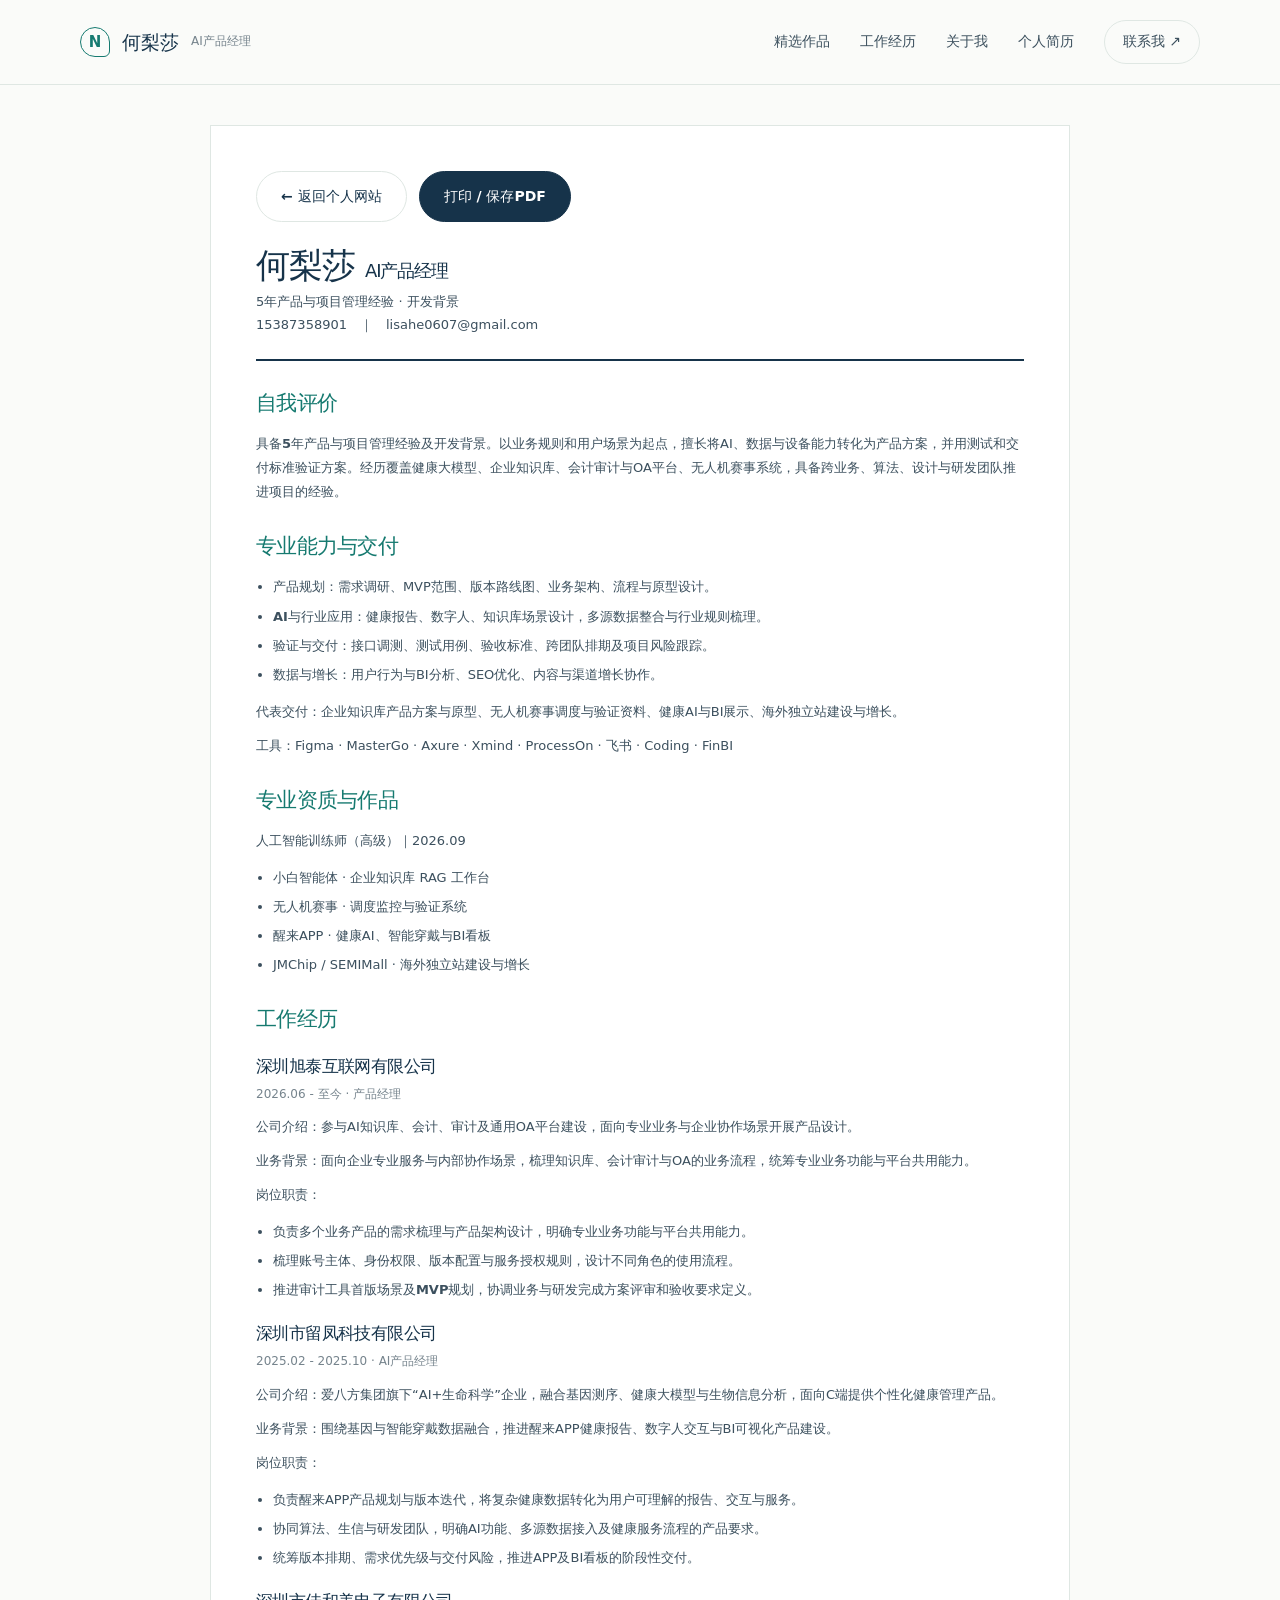
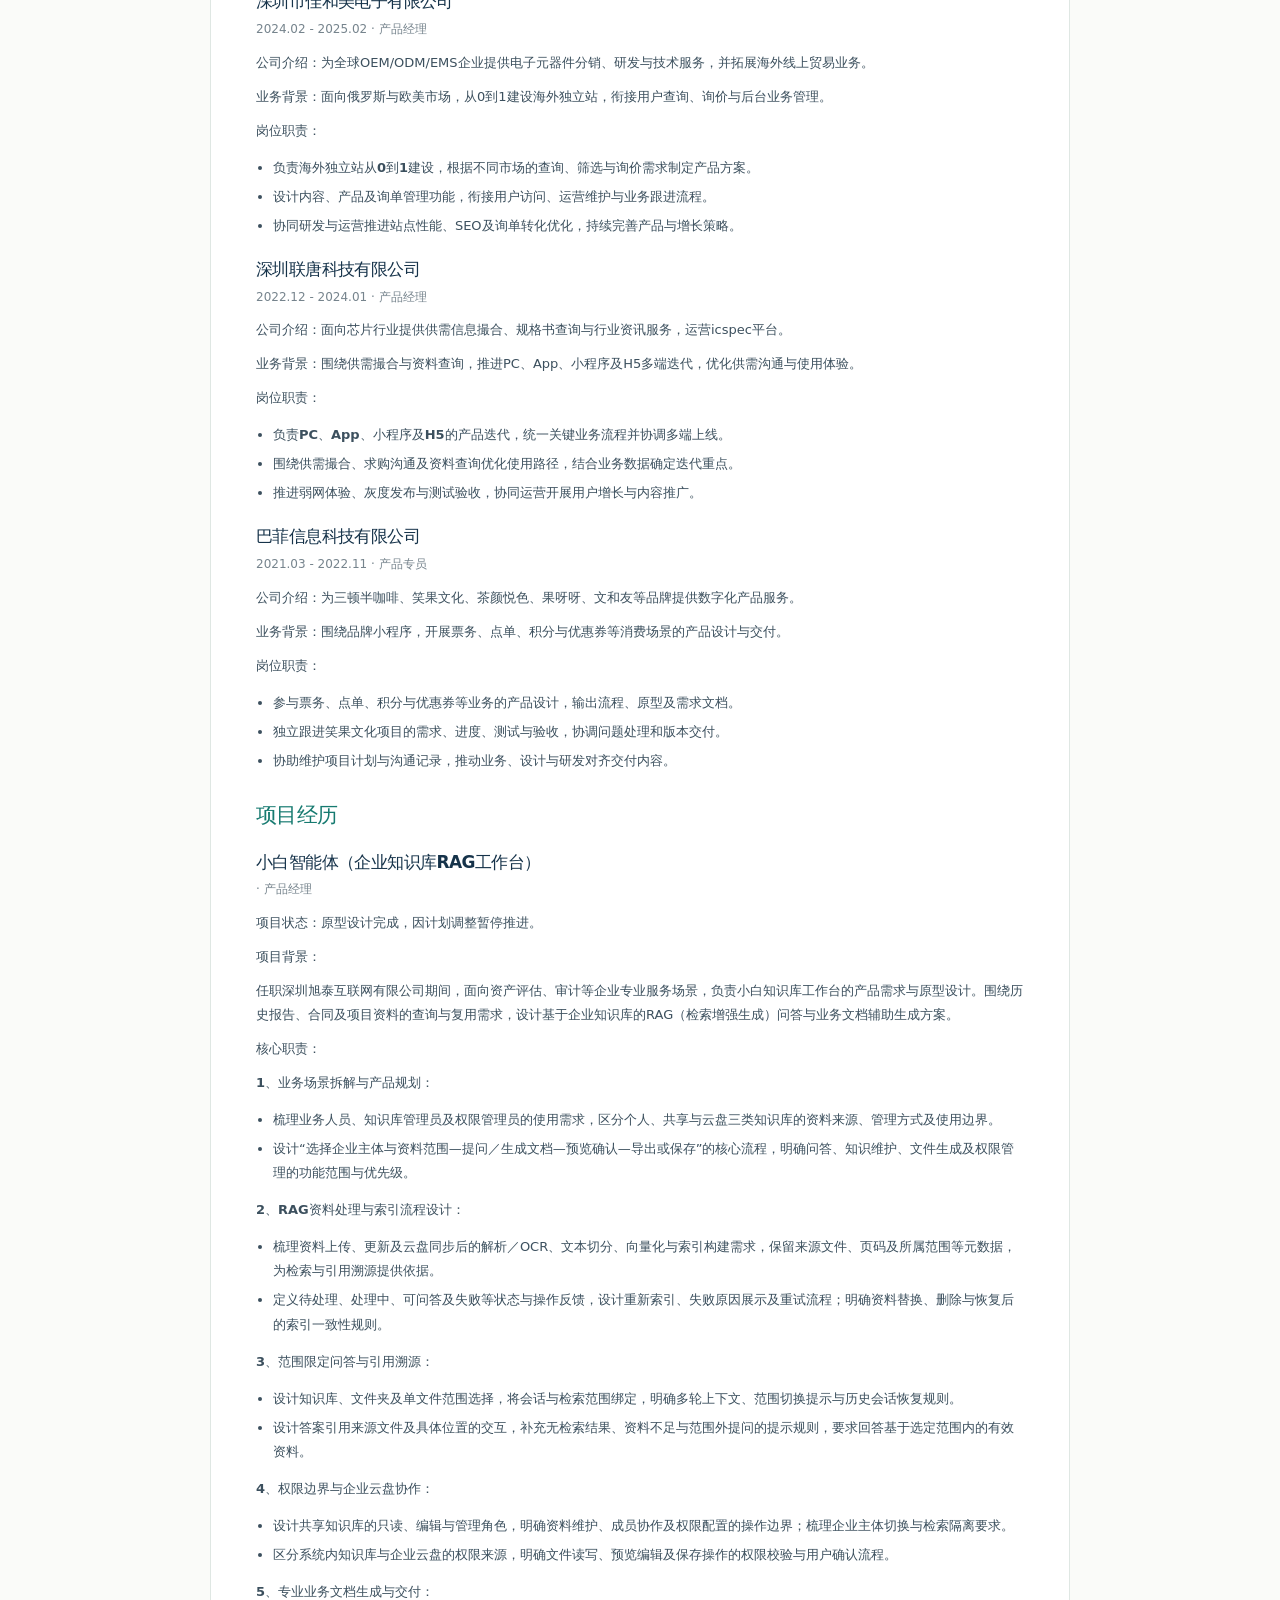
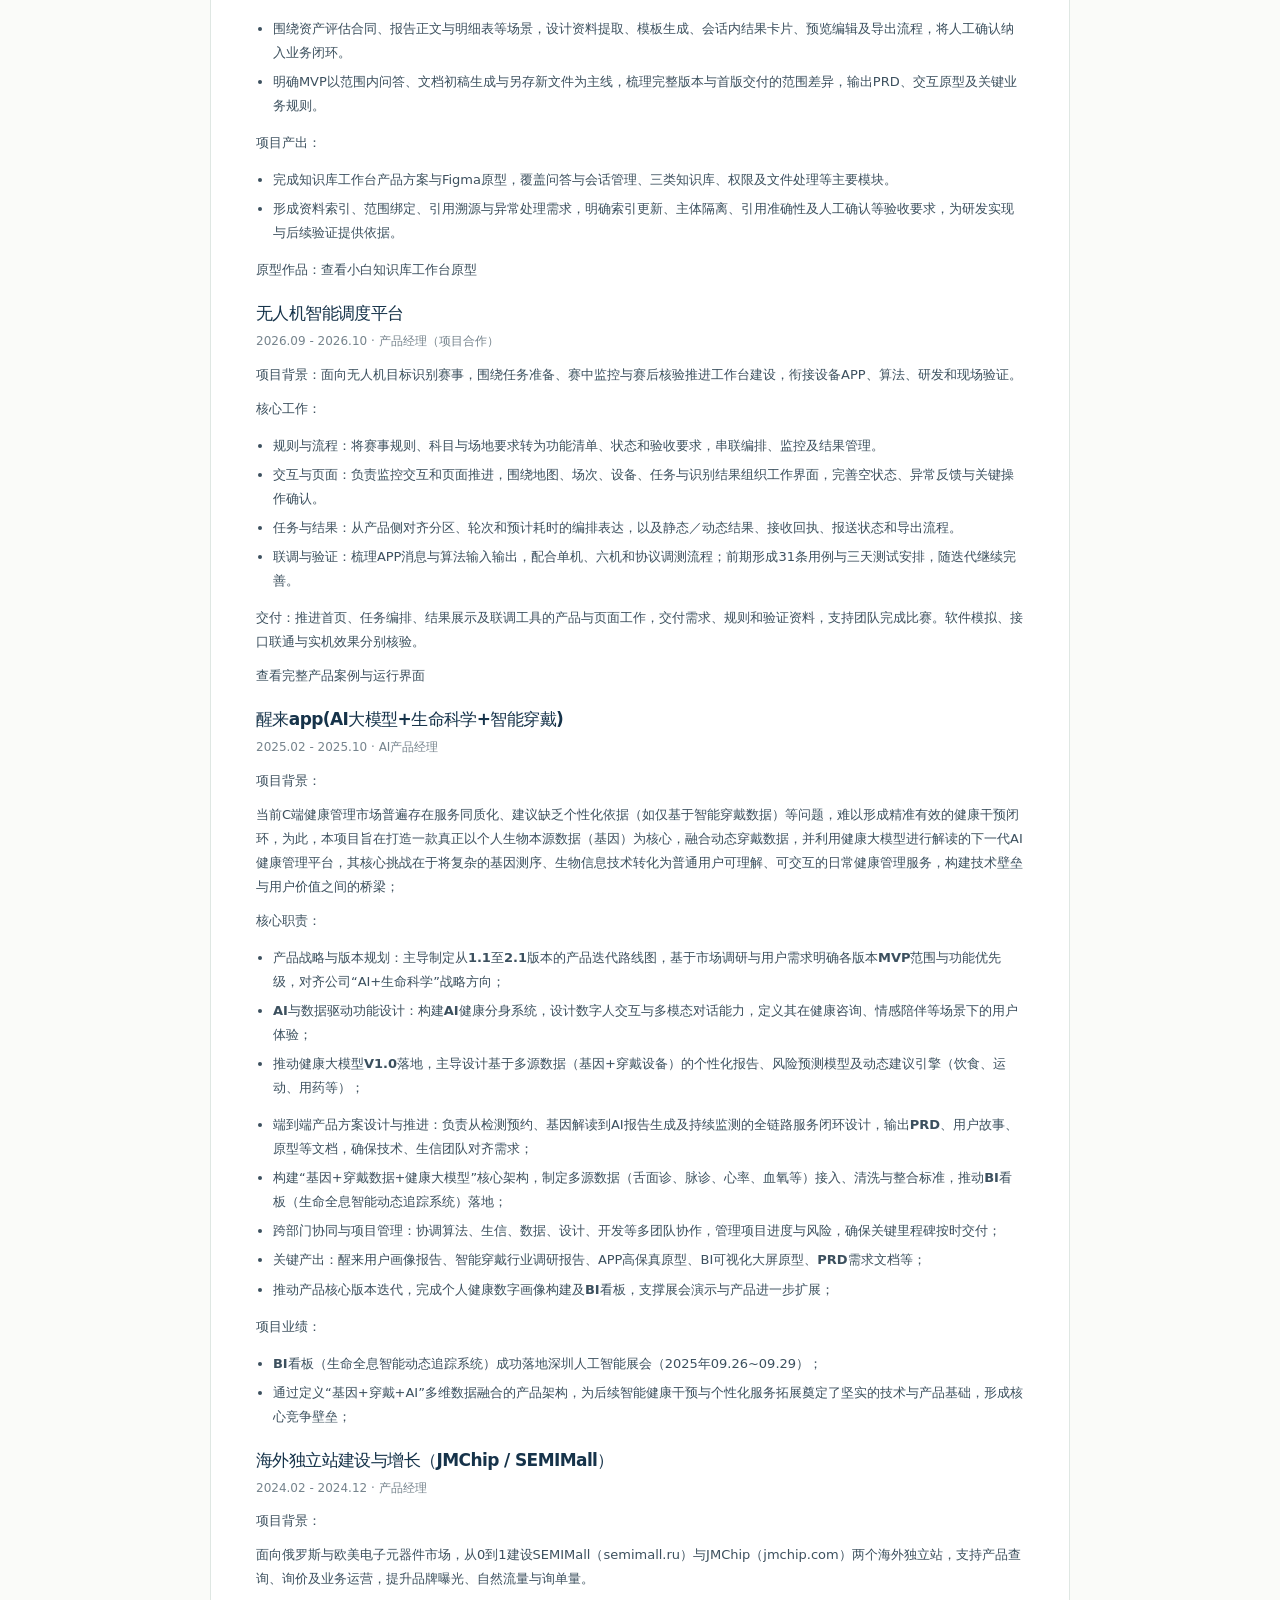
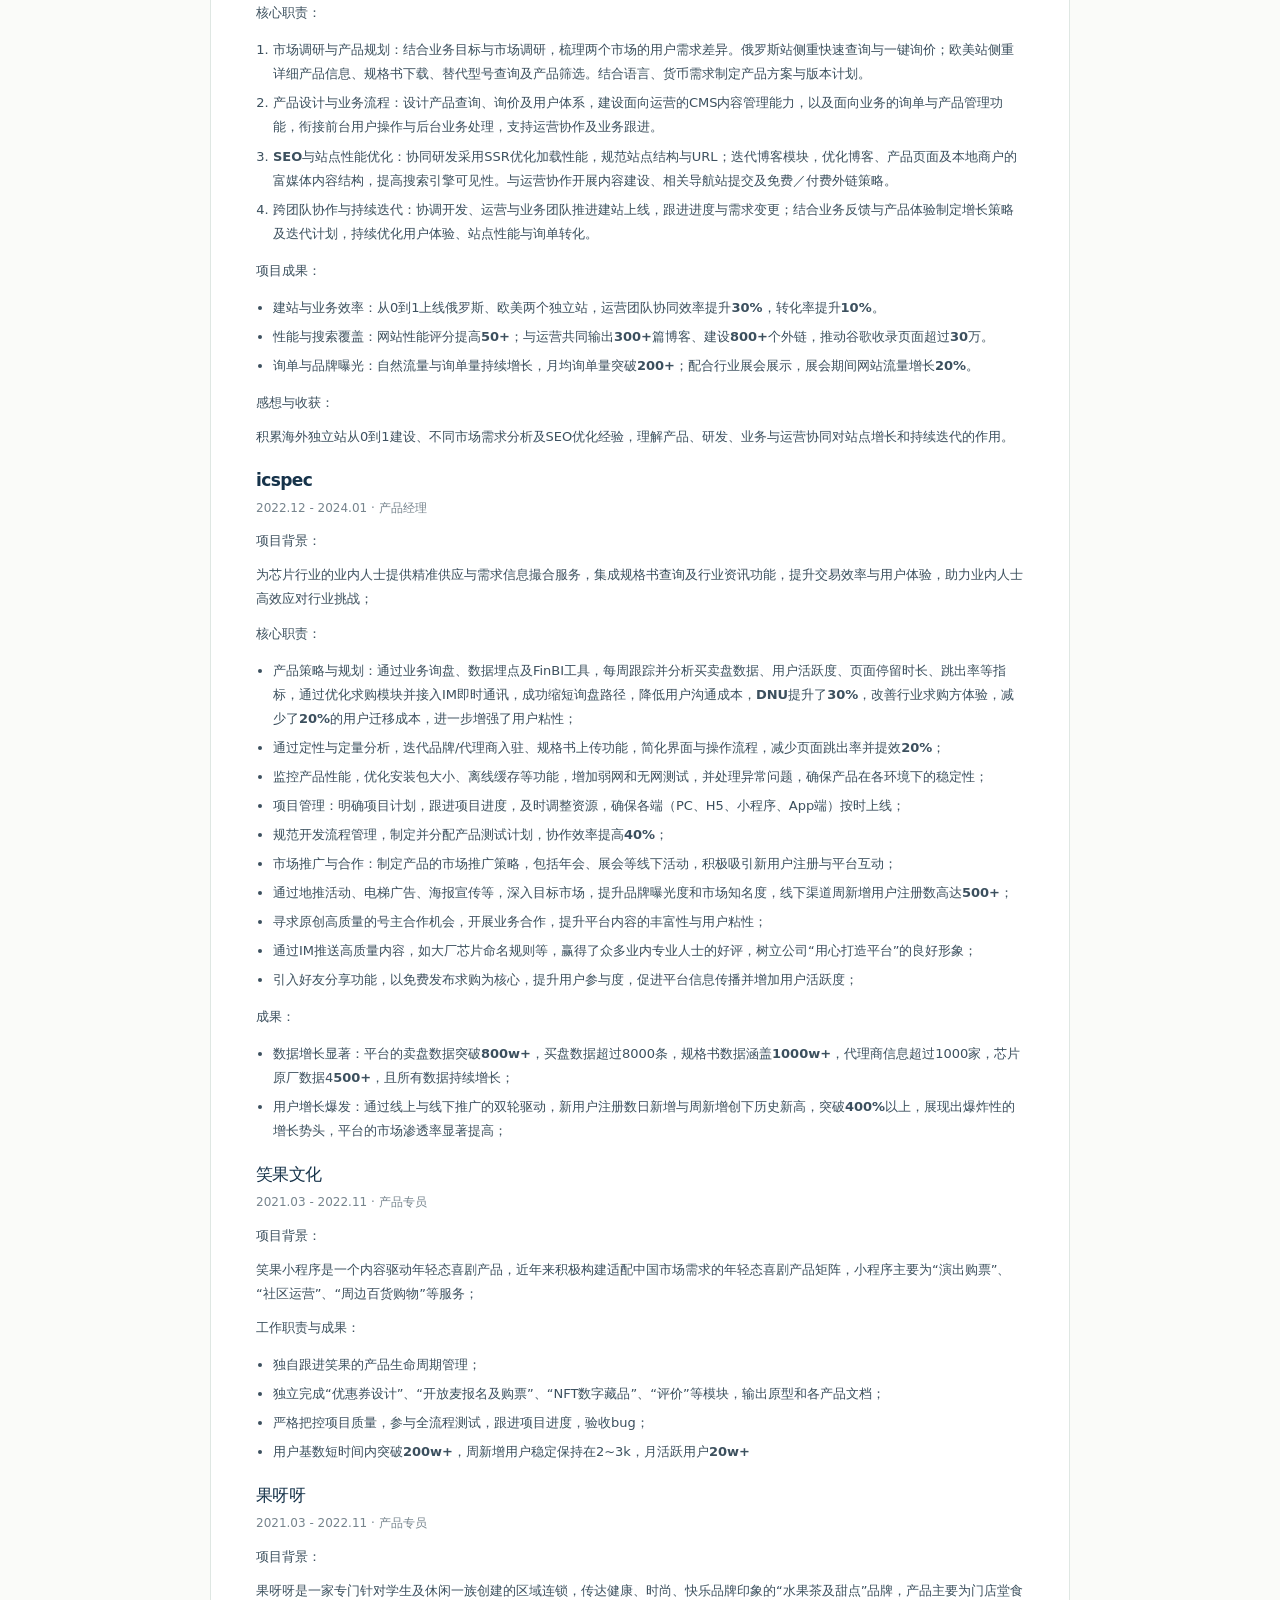
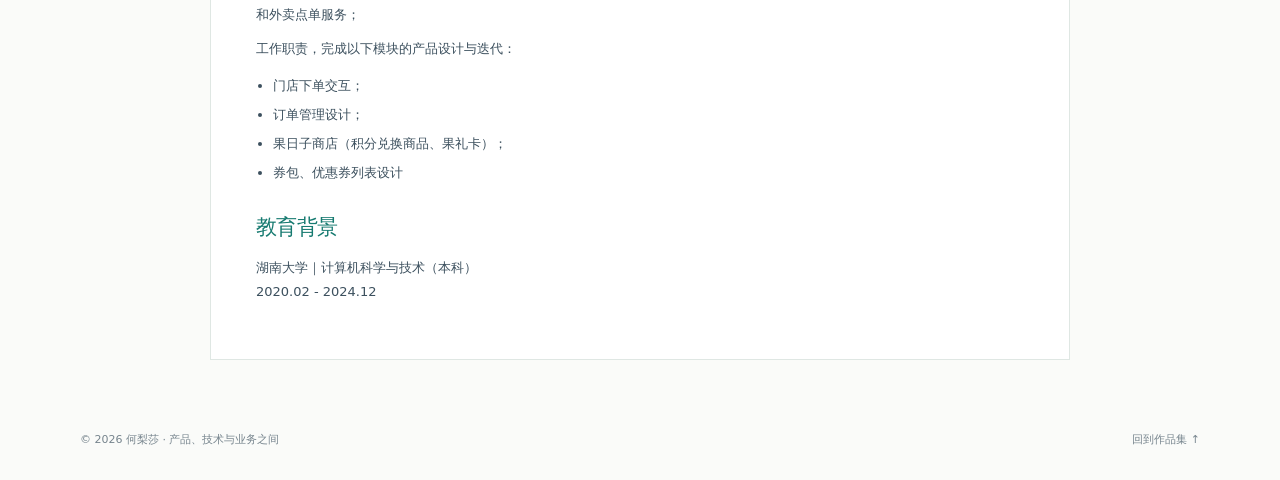
<file: resume.html>
<!doctype html><html lang="zh-CN"><head><meta charset="utf-8"><meta name="viewport" content="width=device-width, initial-scale=1"><meta name="description" content="何梨莎的个人简历与产品作品集：企业知识库RAG、无人机赛事调度、健康AI及海外独立站。"><meta name="theme-color" content="#16334a"><title>个人简历 · 何梨莎</title><link rel="icon" href="assets/favicon.svg" type="image/svg+xml"><link rel="stylesheet" href="styles.css"><script src="app.js" defer></script></head><body><a class="skip-link" href="#main">跳到正文</a><header class="site-header"><div class="wrap header-inner"><a class="brand" href="index.html"><span class="brand-mark" aria-hidden="true">N</span>何梨莎<span style="font-size:12px;font-weight:400;color:var(--muted)">AI产品经理</span></a><button class="menu-toggle" aria-expanded="false" aria-controls="site-nav">导航</button><nav class="site-nav" id="site-nav" aria-label="主导航"><a href="index.html#work">精选作品</a><a href="index.html#experience">工作经历</a><a href="index.html#about">关于我</a><a href="resume.html">个人简历</a><a class="nav-contact" href="index.html#contact">联系我 ↗</a></nav></div></header><main id="main" class="resume-main"><div class="resume-actions"><a class="button secondary" href="index.html">← 返回个人网站</a><button class="button" data-print>打印 / 保存PDF</button></div><div class="resume-header"><h1>何梨莎 <span style="font-size:18px;font-weight:400">AI产品经理</span></h1><p>5年产品与项目管理经验 · 开发背景</p><p>15387358901　｜　lisahe0607@gmail.com</p></div><section class="resume-section"><h2>自我评价</h2><div class="resume-text"><p>具备<strong>5年产品与项目管理经验及开发背景</strong>。以业务规则和用户场景为起点，擅长将AI、数据与设备能力转化为产品方案，并用测试和交付标准验证方案。经历覆盖健康大模型、企业知识库、会计审计与OA平台、无人机赛事系统，具备跨业务、算法、设计与研发团队推进项目的经验。</p></div><h2>专业能力与交付</h2><div class="resume-text"><ul><li><strong>产品规划：</strong>需求调研、MVP范围、版本路线图、业务架构、流程与原型设计。</li><li><strong>AI与行业应用：</strong>健康报告、数字人、知识库场景设计，多源数据整合与行业规则梳理。</li><li><strong>验证与交付：</strong>接口调测、测试用例、验收标准、跨团队排期及项目风险跟踪。</li><li><strong>数据与增长：</strong>用户行为与BI分析、SEO优化、内容与渠道增长协作。</li></ul><p><strong>代表交付：</strong>企业知识库产品方案与原型、无人机赛事调度与验证资料、健康AI与BI展示、海外独立站建设与增长。</p><p><strong>工具：</strong>Figma · MasterGo · Axure · Xmind · ProcessOn · 飞书 · Coding · FinBI</p></div><h2>专业资质与作品</h2><div class="resume-text"><p>人工智能训练师（高级）｜2026.09</p><ul><li><a href="knowledge.html">小白智能体 · 企业知识库 RAG 工作台</a></li><li><a href="drone.html">无人机赛事 · 调度监控与验证系统</a></li><li><a href="health.html">醒来APP · 健康AI、智能穿戴与BI看板</a></li><li><a href="overseas.html">JMChip / SEMIMall · 海外独立站建设与增长</a></li></ul></div></section><section class="resume-section work-section"><h2>工作经历</h2><div class="resume-job"><h3>深圳旭泰互联网有限公司</h3><div class="resume-meta">2026.06 - 至今 · 产品经理</div><div class="resume-text"><p><strong>公司介绍：</strong>参与AI知识库、会计、审计及通用OA平台建设，面向专业业务与企业协作场景开展产品设计。</p><p><strong>业务背景：</strong>面向企业专业服务与内部协作场景，梳理知识库、会计审计与OA的业务流程，统筹专业业务功能与平台共用能力。</p><p><strong>岗位职责：</strong></p><ul><li>负责多个业务产品的<strong>需求梳理与产品架构设计</strong>，明确专业业务功能与平台共用能力。</li><li>梳理账号主体、身份权限、版本配置与服务授权规则，设计不同角色的使用流程。</li><li>推进<strong>审计工具首版场景及MVP规划</strong>，协调业务与研发完成方案评审和验收要求定义。</li></ul></div></div><div class="resume-job"><h3>深圳市留凤科技有限公司</h3><div class="resume-meta">2025.02 - 2025.10 · AI产品经理</div><div class="resume-text"><p><strong>公司介绍：</strong>爱八方集团旗下“AI+生命科学”企业，融合基因测序、健康大模型与生物信息分析，面向C端提供个性化健康管理产品。</p><p><strong>业务背景：</strong>围绕基因与智能穿戴数据融合，推进醒来APP健康报告、数字人交互与BI可视化产品建设。</p><p><strong>岗位职责：</strong></p><ul><li>负责醒来APP<strong>产品规划与版本迭代</strong>，将复杂健康数据转化为用户可理解的报告、交互与服务。</li><li>协同算法、生信与研发团队，明确AI功能、多源数据接入及健康服务流程的产品要求。</li><li>统筹版本排期、需求优先级与交付风险，推进APP及BI看板的阶段性交付。</li></ul></div></div><div class="resume-job"><h3>深圳市佳和美电子有限公司</h3><div class="resume-meta">2024.02 - 2025.02 · 产品经理</div><div class="resume-text"><p><strong>公司介绍：</strong>为全球OEM/ODM/EMS企业提供电子元器件分销、研发与技术服务，并拓展海外线上贸易业务。</p><p><strong>业务背景：</strong>面向俄罗斯与欧美市场，从0到1建设海外独立站，衔接用户查询、询价与后台业务管理。</p><p><strong>岗位职责：</strong></p><ul><li>负责<strong>海外独立站从0到1建设</strong>，根据不同市场的查询、筛选与询价需求制定产品方案。</li><li>设计内容、产品及询单管理功能，衔接用户访问、运营维护与业务跟进流程。</li><li>协同研发与运营推进站点性能、SEO及询单转化优化，持续完善产品与增长策略。</li></ul></div></div><div class="resume-job"><h3>深圳联唐科技有限公司</h3><div class="resume-meta">2022.12 - 2024.01 · 产品经理</div><div class="resume-text"><p><strong>公司介绍：</strong>面向芯片行业提供供需信息撮合、规格书查询与行业资讯服务，运营icspec平台。</p><p><strong>业务背景：</strong>围绕供需撮合与资料查询，推进PC、App、小程序及H5多端迭代，优化供需沟通与使用体验。</p><p><strong>岗位职责：</strong></p><ul><li>负责<strong>PC、App、小程序及H5的产品迭代</strong>，统一关键业务流程并协调多端上线。</li><li>围绕供需撮合、求购沟通及资料查询优化使用路径，结合业务数据确定迭代重点。</li><li>推进弱网体验、灰度发布与测试验收，协同运营开展用户增长与内容推广。</li></ul></div></div><div class="resume-job"><h3>巴菲信息科技有限公司</h3><div class="resume-meta">2021.03 - 2022.11 · 产品专员</div><div class="resume-text"><p><strong>公司介绍：</strong>为三顿半咖啡、笑果文化、茶颜悦色、果呀呀、文和友等品牌提供数字化产品服务。</p><p><strong>业务背景：</strong>围绕品牌小程序，开展票务、点单、积分与优惠券等消费场景的产品设计与交付。</p><p><strong>岗位职责：</strong></p><ul><li>参与票务、点单、积分与优惠券等业务的产品设计，输出流程、原型及需求文档。</li><li><strong>独立跟进笑果文化项目</strong>的需求、进度、测试与验收，协调问题处理和版本交付。</li><li>协助维护项目计划与沟通记录，推动业务、设计与研发对齐交付内容。</li></ul></div></div></section><section class="resume-section project-section"><h2>项目经历</h2><div><h3>小白智能体（企业知识库RAG工作台）</h3><div class="resume-meta"> · 产品经理</div><div class="resume-text"><p><strong>项目状态：</strong>原型设计完成，因计划调整暂停推进。</p><p><strong>项目背景：</strong></p><p>任职深圳旭泰互联网有限公司期间，面向资产评估、审计等企业专业服务场景，负责小白知识库工作台的产品需求与原型设计。围绕历史报告、合同及项目资料的查询与复用需求，设计基于企业知识库的RAG（检索增强生成）问答与业务文档辅助生成方案。</p><p><strong>核心职责：</strong></p><p><strong>1、业务场景拆解与产品规划：</strong></p><ul><li>梳理业务人员、知识库管理员及权限管理员的使用需求，区分个人、共享与云盘三类知识库的资料来源、管理方式及使用边界。</li><li>设计“选择企业主体与资料范围—提问／生成文档—预览确认—导出或保存”的核心流程，明确问答、知识维护、文件生成及权限管理的功能范围与优先级。</li></ul><p><strong>2、RAG资料处理与索引流程设计：</strong></p><ul><li>梳理资料上传、更新及云盘同步后的解析／OCR、文本切分、向量化与索引构建需求，保留来源文件、页码及所属范围等元数据，为检索与引用溯源提供依据。</li><li>定义待处理、处理中、可问答及失败等状态与操作反馈，设计重新索引、失败原因展示及重试流程；明确资料替换、删除与恢复后的索引一致性规则。</li></ul><p><strong>3、范围限定问答与引用溯源：</strong></p><ul><li>设计知识库、文件夹及单文件范围选择，将会话与检索范围绑定，明确多轮上下文、范围切换提示与历史会话恢复规则。</li><li>设计答案引用来源文件及具体位置的交互，补充无检索结果、资料不足与范围外提问的提示规则，要求回答基于选定范围内的有效资料。</li></ul><p><strong>4、权限边界与企业云盘协作：</strong></p><ul><li>设计共享知识库的只读、编辑与管理角色，明确资料维护、成员协作及权限配置的操作边界；梳理企业主体切换与检索隔离要求。</li><li>区分系统内知识库与企业云盘的权限来源，明确文件读写、预览编辑及保存操作的权限校验与用户确认流程。</li></ul><p><strong>5、专业业务文档生成与交付：</strong></p><ul><li>围绕资产评估合同、报告正文与明细表等场景，设计资料提取、模板生成、会话内结果卡片、预览编辑及导出流程，将人工确认纳入业务闭环。</li><li>明确MVP以范围内问答、文档初稿生成与另存新文件为主线，梳理完整版本与首版交付的范围差异，输出PRD、交互原型及关键业务规则。</li></ul><p><strong>项目产出：</strong></p><ul><li>完成知识库工作台产品方案与Figma原型，覆盖问答与会话管理、三类知识库、权限及文件处理等主要模块。</li><li>形成资料索引、范围绑定、引用溯源与异常处理需求，明确索引更新、主体隔离、引用准确性及人工确认等验收要求，为研发实现与后续验证提供依据。</li></ul><p><strong>原型作品：</strong><a href="https://www.figma.com/design/jxrGSD5yw7KanQgADgVBQ8/?node-id=4-5" target="_blank">查看小白知识库工作台原型</a></p></div></div><div><h3>无人机智能调度平台</h3><div class="resume-meta">2026.09 - 2026.10 · 产品经理（项目合作）</div><div class="resume-text"><p><strong>项目背景：</strong>面向无人机目标识别赛事，围绕任务准备、赛中监控与赛后核验推进工作台建设，衔接设备APP、算法、研发和现场验证。</p><p><strong>核心工作：</strong></p><ul><li><strong>规则与流程：</strong>将赛事规则、科目与场地要求转为功能清单、状态和验收要求，串联编排、监控及结果管理。</li><li><strong>交互与页面：</strong>负责监控交互和页面推进，围绕地图、场次、设备、任务与识别结果组织工作界面，完善空状态、异常反馈与关键操作确认。</li><li><strong>任务与结果：</strong>从产品侧对齐分区、轮次和预计耗时的编排表达，以及静态／动态结果、接收回执、报送状态和导出流程。</li><li><strong>联调与验证：</strong>梳理APP消息与算法输入输出，配合单机、六机和协议调测流程；前期形成31条用例与三天测试安排，随迭代继续完善。</li></ul><p><strong>交付：</strong>推进首页、任务编排、结果展示及联调工具的产品与页面工作，交付需求、规则和验证资料，支持团队完成比赛。软件模拟、接口联通与实机效果分别核验。</p><p><a href="drone.html">查看完整产品案例与运行界面</a></p></div></div><div><h3>醒来app(AI大模型+生命科学+智能穿戴)</h3><div class="resume-meta">2025.02 - 2025.10 · AI产品经理</div><div class="resume-text"><p><strong>项目背景：</strong></p><p>当前C端健康管理市场普遍存在服务同质化、建议缺乏个性化依据（如仅基于智能穿戴数据）等问题，难以形成精准有效的健康干预闭环，为此，本项目旨在打造一款真正以个人生物本源数据（基因）为核心，融合动态穿戴数据，并利用健康大模型进行解读的下一代AI健康管理平台，其核心挑战在于将复杂的基因测序、生物信息技术转化为普通用户可理解、可交互的日常健康管理服务，构建技术壁垒与用户价值之间的桥梁；</p><p><strong>核心职责：</strong></p><ul><li><strong>产品战略与版本规划：</strong>主导制定从<strong>1.1至2.1</strong>版本的产品迭代路线图，基于市场调研与用户需求明确各版本<strong>MVP</strong>范围与功能优先级，对齐公司“AI+生命科学”战略方向；</li><li><strong>AI与数据驱动功能设计：</strong>构建<strong>AI健康分身系统</strong>，设计数字人交互与<strong>多模态对话</strong>能力，定义其在健康咨询、情感陪伴等场景下的用户体验；</li><li>推动<strong>健康大模型V1.0</strong>落地，主导设计基于多源数据（基因+穿戴设备）的<strong>个性化报告</strong>、风险预测模型及动态建议引擎（饮食、运动、用药等）；</li></ul><ul><li>端到端产品方案设计与推进：负责从检测预约、基因解读到AI报告生成及持续监测的全链路服务闭环设计，输出<strong>PRD</strong>、用户故事、原型等文档，确保技术、生信团队对齐需求；</li><li>构建“基因+穿戴数据+健康大模型”核心架构，制定多源数据（舌面诊、脉诊、心率、血氧等）接入、清洗与整合标准，推动<strong>BI看板</strong>（<strong>生命全息智能动态追踪系统</strong>）落地；</li><li>跨部门协同与项目管理：协调算法、生信、数据、设计、开发等多团队协作，管理<strong>项目进度</strong>与风险，确保关键里程碑按时交付；</li><li><strong>关键产出：</strong>醒来用户画像报告、智能穿戴行业调研报告、APP高保真原型、BI可视化大屏原型、<strong>PRD</strong>需求文档等；</li><li>推动产品核心版本迭代，完成个人健康数字画像构建及<strong>BI看板</strong>，支撑展会演示与产品进一步扩展；</li></ul><p><strong>项目业绩：</strong></p><ul><li><strong>BI看板</strong>（<strong>生命全息智能动态追踪系统</strong>）成功落地<strong>深圳人工智能展会</strong>（2025年09.26~09.29）；</li><li>通过定义“基因+穿戴+AI”多维数据融合的<strong>产品架构</strong>，为后续智能健康干预与个性化服务拓展奠定了坚实的技术与产品基础，形成核心竞争壁垒；</li></ul></div></div><div><h3>海外独立站建设与增长（JMChip / SEMIMall）</h3><div class="resume-meta">2024.02 - 2024.12 · 产品经理</div><div class="resume-text"><p><strong>项目背景：</strong></p><p>面向俄罗斯与欧美电子元器件市场，从0到1建设SEMIMall（semimall.ru）与JMChip（jmchip.com）两个海外独立站，支持产品查询、询价及业务运营，提升品牌曝光、自然流量与询单量。</p><p><strong>核心职责：</strong></p><ol><li><strong>市场调研与产品规划：</strong>结合业务目标与市场调研，梳理两个市场的用户需求差异。俄罗斯站侧重快速查询与一键询价；欧美站侧重详细产品信息、规格书下载、替代型号查询及产品筛选。结合语言、货币需求制定产品方案与版本计划。</li><li><strong>产品设计与业务流程：</strong>设计产品查询、询价及用户体系，建设面向运营的CMS内容管理能力，以及面向业务的询单与产品管理功能，衔接前台用户操作与后台业务处理，支持运营协作及业务跟进。</li><li><strong>SEO与站点性能优化：</strong>协同研发采用SSR优化加载性能，规范站点结构与URL；迭代博客模块，优化博客、产品页面及本地商户的富媒体内容结构，提高搜索引擎可见性。与运营协作开展内容建设、相关导航站提交及免费／付费外链策略。</li><li><strong>跨团队协作与持续迭代：</strong>协调开发、运营与业务团队推进建站上线，跟进进度与需求变更；结合业务反馈与产品体验制定增长策略及迭代计划，持续优化用户体验、站点性能与询单转化。</li></ol><p><strong>项目成果：</strong></p><ul><li><strong>建站与业务效率：</strong>从0到1上线俄罗斯、欧美两个独立站，运营团队协同效率提升<strong>30%</strong>，转化率提升<strong>10%</strong>。</li><li><strong>性能与搜索覆盖：</strong>网站性能评分提高<strong>50+</strong>；与运营共同输出<strong>300+篇博客</strong>、建设<strong>800+个外链</strong>，推动谷歌收录页面超过<strong>30万</strong>。</li><li><strong>询单与品牌曝光：</strong>自然流量与询单量持续增长，月均询单量突破<strong>200+</strong>；配合行业展会展示，展会期间网站流量增长<strong>20%</strong>。</li></ul><p><strong>感想与收获：</strong></p><p>积累海外独立站从0到1建设、不同市场需求分析及SEO优化经验，理解产品、研发、业务与运营协同对站点增长和持续迭代的作用。</p></div></div><div><h3>icspec</h3><div class="resume-meta">2022.12 - 2024.01 · 产品经理</div><div class="resume-text"><p><strong>项目背景：</strong></p><p>为芯片行业的业内人士提供精准供应与需求信息撮合服务，集成规格书查询及行业资讯功能，提升交易效率与用户体验，助力业内人士高效应对行业挑战；</p><p><strong>核心职责：</strong></p><ul><li><strong>产品策略与规划：</strong>通过业务询盘、数据埋点及FinBI工具，每周跟踪并分析买卖盘数据、用户活跃度、页面停留时长、跳出率等指标，通过优化求购模块并接入IM即时通讯，成功缩短询盘路径，降低用户沟通成本，<strong>DNU提升了30%</strong>，改善行业求购方体验，减少了<strong>20%</strong>的用户迁移成本，进一步增强了用户粘性；</li><li>通过定性与定量分析，迭代品牌/代理商入驻、规格书上传功能，简化界面与操作流程，减少页面跳出率并提效<strong>20%</strong>；</li><li>监控产品性能，优化安装包大小、离线缓存等功能，增加弱网和无网测试，并处理异常问题，确保产品在各环境下的稳定性；</li><li>项目管理：明确项目计划，跟进<strong>项目进度</strong>，及时调整资源，确保各端（PC、H5、小程序、App端）按时上线；</li><li>规范开发流程管理，制定并分配产品测试计划，协作效率提高<strong>40%</strong>；</li><li>市场推广与合作：制定产品的市场推广策略，包括年会、展会等线下活动，积极吸引新用户注册与平台互动；</li><li>通过地推活动、电梯广告、海报宣传等，深入目标市场，提升品牌曝光度和市场知名度，线下渠道周新增用户注册数高达<strong>500+</strong>；</li><li>寻求原创高质量的号主合作机会，开展业务合作，提升平台内容的丰富性与用户粘性；</li><li>通过IM推送高质量内容，如大厂芯片命名规则等，赢得了众多业内专业人士的好评，树立公司“用心打造平台”的良好形象；</li><li>引入好友分享功能，以免费发布求购为核心，提升用户参与度，促进平台信息传播并增加用户活跃度；</li></ul><p><strong>成果：</strong></p><ul><li><strong>数据增长显著：</strong>平台的卖盘数据突破<strong>800w+</strong>，买盘数据超过8000条，规格书数据涵盖<strong>1000w+</strong>，代理商信息超过1000家，芯片原厂数据4<strong>500+</strong>，且所有数据持续增长；</li><li><strong>用户增长爆发：</strong>通过线上与线下推广的双轮驱动，新用户注册数日新增与周新增创下历史新高，突破<strong>400%以上</strong>，展现出爆炸性的增长势头，平台的市场渗透率显著提高；</li></ul></div></div><div><h3>笑果文化</h3><div class="resume-meta">2021.03 - 2022.11 · 产品专员</div><div class="resume-text"><p><strong>项目背景：</strong></p><p>笑果小程序是一个内容驱动年轻态喜剧产品，近年来积极构建适配中国市场需求的年轻态喜剧产品矩阵，小程序主要为“演出购票”、“社区运营”、“周边百货购物”等服务；</p><p><strong>工作职责与成果：</strong></p><ul><li>独自跟进笑果的<strong>产品生命周期管理</strong>；</li><li>独立完成“优惠券设计”、“开放麦报名及购票”、“NFT数字藏品”、“评价”等模块，输出原型和各产品文档；</li><li>严格把控项目质量，参与<strong>全流程测试</strong>，跟进<strong>项目进度</strong>，验收bug；</li><li>用户基数短时间内突破<strong>200w+</strong>，周新增用户稳定保持在2~3k，月活跃用户<strong>20w+</strong></li></ul></div></div><div><h3>果呀呀</h3><div class="resume-meta">2021.03 - 2022.11 · 产品专员</div><div class="resume-text"><p><strong>项目背景：</strong></p><p>果呀呀是一家专门针对学生及休闲一族创建的区域连锁，传达健康、时尚、快乐品牌印象的“水果茶及甜点”品牌，产品主要为门店堂食和外卖点单服务；</p><p><strong>工作职责，完成以下模块的产品设计与迭代：</strong></p><ul><li>门店下单交互；</li><li>订单管理设计；</li><li>果日子商店（积分兑换商品、果礼卡）；</li><li>券包、优惠券列表设计</li></ul></div></div></section><section class="resume-section"><h2>教育背景</h2><div class="resume-text"><p><strong>湖南大学｜计算机科学与技术（本科）</strong><br>2020.02 - 2024.12</p></div></section></main><footer class="wrap site-footer"><span>© 2026 何梨莎 · 产品、技术与业务之间</span><a href="index.html#work">回到作品集 ↑</a></footer><dialog class="lightbox" aria-label="作品图片预览"><button class="lightbox-close" type="button">关闭 ×</button><img alt=""></dialog></body></html>
</file>
<file: styles.css>
:root{--ink:#16334a;--text:#3c505e;--muted:#76848d;--teal:#167a70;--paper:#fafbf9;--line:#dfe7e3;--white:#fff;--radius:22px;font-family:Inter,"PingFang SC","Microsoft YaHei",system-ui,sans-serif;color:var(--ink);background:var(--paper);font-synthesis:none}
*{box-sizing:border-box}html{scroll-behavior:smooth;scroll-padding-top:100px}body{margin:0;font-size:16px;line-height:1.8}a{color:inherit;text-decoration:none}button{font:inherit;cursor:pointer}img{display:block;max-width:100%;height:auto}button,a{-webkit-tap-highlight-color:transparent}a:focus-visible,button:focus-visible,summary:focus-visible{outline:3px solid #3dada1;outline-offset:5px;border-radius:5px}::selection{background:#cee9df}h1,h2,h3,p{margin:0}h1,h2,h3{font-weight:650;letter-spacing:-.035em;line-height:1.4}ul,ol{padding-left:1.3em}.wrap{width:min(1120px,calc(100% - 80px));margin:auto}.skip-link{position:fixed;top:-90px;left:20px;padding:10px;background:white;z-index:100}.skip-link:focus{top:10px}.site-header{position:sticky;top:0;z-index:30;background:rgba(250,251,249,.94);backdrop-filter:blur(12px);border-bottom:1px solid var(--line)}.header-inner{height:84px;display:flex;align-items:center;justify-content:space-between}.brand{display:flex;align-items:center;gap:12px;font-size:19px;font-weight:650}.brand-mark{width:30px;height:30px;border:1.5px solid var(--teal);border-radius:50% 50% 6px 50%;display:grid;place-items:center;font-size:15px;color:var(--teal)}.site-nav{display:flex;gap:30px;align-items:center;font-size:14px}.site-nav a{padding:8px 0;color:var(--text)}.site-nav a:hover,.text-link:hover{color:var(--teal)}.site-nav .nav-contact{border:1px solid var(--line);padding:8px 18px;border-radius:100px}.menu-toggle{display:none;background:none;border:1px solid var(--line);padding:6px 12px;border-radius:8px}.eyebrow{font-size:12px;font-weight:600;letter-spacing:.12em;color:var(--teal);margin-bottom:18px}.hero{display:grid;grid-template-columns:1.35fr 1fr;align-items:center;gap:50px;padding:85px 0 70px}.hero h1{font-size:clamp(38px,4.7vw,60px);line-height:1.38;margin:12px 0 22px}.hero h1 span{color:var(--teal)}.hero-copy{font-size:16px;color:var(--text);max-width:570px;line-height:1.95}.hero-actions{display:flex;gap:14px;flex-wrap:wrap;margin-top:28px}.button{display:inline-flex;justify-content:center;align-items:center;gap:16px;background:var(--ink);color:white;border:1px solid var(--ink);border-radius:100px;padding:12px 24px;font-size:14px;font-weight:550;transition:background .2s,transform .2s}.button:hover{background:var(--teal);border-color:var(--teal);transform:translateY(-2px)}.button.secondary{background:transparent;color:var(--ink);border-color:var(--line)}.button.secondary:hover{background:#eaf3ef}.hero-note{font-size:13px;margin-top:22px;color:var(--muted)}.hero-art{position:relative;padding:38px 0 34px 12px}.hero-art:before{content:"";position:absolute;inset:0 0 30px 0;background:#e5efea;border-radius:48% 48% 38% 38%;z-index:-1}.hero-art .hero-image{border:7px solid white;border-radius:14px;box-shadow:0 25px 65px #183e3723;transform:rotate(-4deg);width:100%}.hero-art .art-label{position:absolute;right:-8px;bottom:0;background:white;border:1px solid var(--line);border-radius:14px;padding:14px 18px;font-size:12px;box-shadow:0 12px 40px #142b3c0c}.art-label strong{display:block;font-size:16px;margin-bottom:2px}.stats-bar{display:grid;grid-template-columns:repeat(3,1fr);padding:27px 0;border-top:1px solid var(--line);border-bottom:1px solid var(--line);gap:30px}.stat{display:flex;align-items:center;gap:16px}.stat strong{font-size:27px;letter-spacing:-.03em;white-space:nowrap}.stat span{font-size:13px;color:var(--muted);line-height:1.5}.section{padding-top:85px}.section-head{display:flex;justify-content:space-between;align-items:end;margin-bottom:30px;gap:24px}.section-head h2{font-size:32px}.section-head p{font-size:14px;color:var(--muted);max-width:370px}.section-label{font-size:11px;color:var(--teal);letter-spacing:.14em;margin-bottom:8px}.project-grid{display:grid;grid-template-columns:1fr 1fr;gap:26px}.project-card{background:white;border:1px solid var(--line);border-radius:var(--radius);overflow:hidden;display:flex;flex-direction:column;transition:transform .25s,box-shadow .25s}.project-card:hover{transform:translateY(-4px);box-shadow:0 20px 40px #17374a0a}.project-card.featured{grid-column:1/-1;display:grid;grid-template-columns:.85fr 1.15fr}.project-visual{background:#ebf0ec;aspect-ratio:1.6;display:flex;align-items:center;justify-content:center;padding:28px;overflow:hidden}.project-visual img{width:100%;box-shadow:0 8px 28px #12344012;border-radius:8px;max-height:100%;object-fit:contain}.project-visual.health{background:#e8edf1}.project-visual.drone{background:#e9edf0}.project-body{padding:30px 32px;display:flex;flex-direction:column;align-items:start;gap:14px}.featured .project-body{justify-content:center;padding:42px}.project-kicker{font-size:12px;color:var(--teal)}.project-body h3{font-size:25px}.project-body p{font-size:14px;color:var(--text);line-height:1.9}.project-tags{display:flex;gap:6px;flex-wrap:wrap;font-size:11px;color:#64766e}.project-tags span{background:#f2f5f2;padding:3px 9px;border-radius:4px}.project-link{display:flex;justify-content:space-between;width:100%;font-size:14px;margin-top:8px;color:var(--ink);font-weight:600}.project-link .arrow{font-size:20px;font-weight:400}.more-project{margin-top:26px;padding:30px 32px;border:1px solid var(--line);border-radius:var(--radius);display:grid;grid-template-columns:1fr auto;gap:20px;background:#f0f3ee}.more-project h3{font-size:22px;margin-bottom:6px}.more-project p{font-size:14px;color:var(--text);max-width:740px}.more-project a{align-self:center}.skills-grid{display:grid;grid-template-columns:repeat(4,1fr);border-top:1px solid var(--line);border-bottom:1px solid var(--line)}.skill{padding:30px 24px 30px 0}.skill+.skill{padding-left:24px;border-left:1px solid var(--line)}.skill .number{font-family:ui-monospace,monospace;font-size:12px;color:var(--teal);margin-bottom:14px}.skill h3{font-size:19px;margin-bottom:12px}.skill p{font-size:13px;color:var(--text);line-height:1.9}.tools-line{font-size:12px;color:var(--muted);padding:18px 0}.timeline{border-top:1px solid var(--line)}.job{border-bottom:1px solid var(--line);padding:24px 0}.job summary{list-style:none;cursor:pointer;display:grid;grid-template-columns:175px 1fr auto;gap:28px;align-items:center}.job summary::-webkit-details-marker{display:none}.job time{color:var(--muted);font-size:13px}.job h3{font-size:18px}.job .role{display:inline-block;font-weight:400;font-size:13px;color:var(--muted);margin-left:13px}.job .plus{font-size:23px;color:var(--teal);line-height:1}.job[open] .plus{transform:rotate(45deg)}.job-detail{margin:16px 0 0 203px;font-size:14px;color:var(--text);max-width:820px}.job-detail>p{margin-bottom:10px}.job-detail ul{margin:8px 0}.about-grid{display:grid;grid-template-columns:1fr 220px;gap:80px;align-items:center}.about-grid h2{font-size:32px;margin-bottom:22px}.about-grid p{color:var(--text);font-size:15px;margin-bottom:16px}.portrait{width:190px;border-radius:16px;background:white;border:1px solid var(--line);padding:8px;box-shadow:12px 12px 0 #e8eee8}.qualification{display:flex;gap:14px;align-items:start;border-top:1px solid var(--line);padding-top:20px;margin-top:20px;font-size:14px}.qualification .seal{font-size:24px;color:var(--teal)}.qualification small{display:block;color:var(--muted);font-size:12px}.contact-section{margin-top:85px;background:var(--ink);color:white;border-radius:24px;padding:44px;display:grid;grid-template-columns:1fr auto;gap:35px;align-items:center}.contact-section h2{font-size:29px;margin-bottom:10px}.contact-section p{color:#c3d4db;font-size:14px}.contact-actions{display:flex;flex-direction:column;align-items:start;gap:8px}.contact-actions a{font-size:17px;border-bottom:1px solid #67838f;padding-bottom:4px}.copy-button{color:#c3d4db;background:none;border:0;padding:3px 0;font-size:12px}.copy-button:hover{color:white}.site-footer{display:flex;justify-content:space-between;gap:20px;color:var(--muted);font-size:11px;padding:30px 0}.breadcrumb{padding-top:30px;font-size:12px;color:var(--muted)}.case-hero{padding:50px 0 35px}.case-hero h1{font-size:clamp(32px,4vw,48px);margin-bottom:18px;max-width:850px}.case-intro{max-width:790px;color:var(--text);font-size:17px}.case-facts{display:grid;grid-template-columns:repeat(3,1fr);border-top:1px solid var(--line);border-bottom:1px solid var(--line);padding:24px 0;margin-top:28px;gap:30px;font-size:14px}.case-facts dt{color:var(--muted);font-size:11px;margin-bottom:6px}.case-facts dd{margin:0}.case-links{display:flex;gap:10px;flex-wrap:wrap;margin-top:25px}.case-status{padding:15px 20px;background:#ecf1e9;border-left:3px solid #8a9c7a;font-size:13px;color:#536747;margin-top:24px}.case-cover{background:#eef2ee;border:1px solid var(--line);border-radius:20px;padding:30px;margin:30px 0 45px}.case-cover img{width:100%;border-radius:9px}.case-body{max-width:860px;margin:auto}.case-section{margin:45px 0}.case-section h2{font-size:26px;margin-bottom:20px}.case-section p{color:var(--text);font-size:15px;margin-bottom:14px}.decision-list{padding:0;margin:0;list-style:none;counter-reset:decisions}.decision-list li{display:grid;grid-template-columns:42px 1fr;gap:18px;padding:22px 0;border-top:1px solid var(--line);counter-increment:decisions}.decision-list li:before{content:"0" counter(decisions);font:14px ui-monospace,monospace;color:var(--teal);padding-top:4px}.decision-list h3{font-size:18px;margin-bottom:9px}.decision-list p{font-size:14px;margin:0}.flow{display:flex;align-items:stretch;gap:8px;margin:28px 0;flex-wrap:wrap}.flow span{background:white;border:1px solid var(--line);padding:14px 17px;border-radius:10px;flex:1;min-width:120px;text-align:center;font-size:13px}.flow i{align-self:center;font-style:normal;color:var(--teal)}.outcomes{display:grid;grid-template-columns:repeat(3,1fr);gap:18px}.outcome{background:#edf2ed;padding:23px;border-radius:14px}.outcome strong{display:block;font-size:23px;margin-bottom:9px}.outcome p{font-size:12px;margin:0;color:var(--text)}.gallery{display:grid;gap:24px}.gallery-item{margin:0}.image-button{display:block;border:1px solid var(--line);padding:20px;border-radius:14px;background:#eef1ef;width:100%;cursor:zoom-in}.image-button img{max-height:640px;margin:auto;border-radius:5px}.gallery figcaption{font-size:12px;color:var(--muted);padding:10px 4px}.record-details{border:1px solid var(--line);border-radius:14px;margin-top:40px;padding:20px}.record-details summary{cursor:pointer;font-size:14px;font-weight:600}.project-record{font-size:14px;color:var(--text);line-height:1.9;margin-top:20px}.project-record p{margin:12px 0}.project-record li{margin-bottom:8px}.case-next{border-top:1px solid var(--line);padding-top:30px;margin:55px 0;display:flex;justify-content:space-between;align-items:center;gap:25px;font-size:14px}.lightbox{max-width:min(96vw,1500px);max-height:95vh;padding:44px 18px 18px;border:0;border-radius:12px;background:#f7f9f6}.lightbox::backdrop{background:#0c2337dc}.lightbox img{max-height:82vh;max-width:100%;margin:auto;object-fit:contain}.lightbox-close{position:absolute;right:16px;top:9px;border:0;background:none;font-size:14px;color:var(--ink);padding:3px 10px}.resume-main{max-width:860px;margin:40px auto;background:white;padding:45px;border:1px solid var(--line)}.resume-main h1{font-size:34px}.resume-header{border-bottom:2px solid var(--ink);padding-bottom:22px;margin-bottom:28px}.resume-header p{font-size:13px;color:var(--text)}.resume-actions{display:flex;gap:12px;margin-bottom:20px}.resume-main h2{font-size:21px;margin:28px 0 14px;color:var(--teal)}.resume-main h3{font-size:17px;margin:20px 0 5px}.resume-main .resume-meta{font-size:12px;color:var(--muted);margin-bottom:10px}.resume-main .resume-text{font-size:13px;color:var(--text);line-height:1.85}.resume-text p{margin:10px 0}.resume-text li{margin-bottom:5px}.resume-text p:has(br:only-child){display:none}
@media(max-width:960px){.wrap{width:calc(100% - 48px)}.hero{gap:30px;padding-top:60px}.hero h1{font-size:44px}.project-card.featured{grid-template-columns:1fr 1fr}.featured .project-body{padding:28px}.skills-grid{grid-template-columns:1fr 1fr}.skill:nth-child(3){padding-left:0;border-left:0;border-top:1px solid var(--line)}.skill:nth-child(4){border-top:1px solid var(--line)}.job summary{grid-template-columns:135px 1fr auto;gap:18px}.job-detail{margin-left:153px}.about-grid{gap:40px}.contact-section{padding:32px}}
@media(max-width:680px){.wrap{width:calc(100% - 36px)}.header-inner{height:68px}.brand{font-size:16px}.menu-toggle{display:block;font-size:12px}.site-nav{display:none;position:absolute;top:68px;left:0;right:0;padding:18px;background:var(--paper);border-bottom:1px solid var(--line);flex-direction:column;align-items:stretch;gap:4px}.site-nav.is-open{display:flex}.site-nav a{padding:9px 12px}.site-nav .nav-contact{border:0;border-radius:0;padding:9px 12px}.hero{grid-template-columns:1fr;gap:30px;padding:45px 0 38px}.hero h1{font-size:38px}.hero-copy{font-size:14px}.hero-art{max-width:430px;margin:0 18px 0 10px;padding:25px 0}.hero-note{font-size:11px}.stats-bar{gap:16px;padding:22px 0}.stat{display:block}.stat strong{font-size:22px}.stat span{display:block;font-size:11px;margin-top:5px}.section{padding-top:55px}.section-head{display:block;margin-bottom:22px}.section-head h2,.about-grid h2{font-size:27px}.section-head p{margin-top:10px;font-size:13px}.project-grid{grid-template-columns:1fr;gap:20px}.project-card.featured{grid-template-columns:1fr}.featured .project-body{order:2;padding:25px}.project-visual{padding:20px;aspect-ratio:1.55}.project-body{padding:24px}.project-body h3{font-size:23px}.more-project{grid-template-columns:1fr;padding:24px}.more-project h3{font-size:21px}.more-project a{justify-self:start}.skill{padding:24px 14px 24px 0}.skill+.skill{padding-left:14px}.skill:nth-child(3){padding-left:0}.skill h3{font-size:17px}.skill p{font-size:12px}.job summary{grid-template-columns:1fr 24px;gap:5px}.job time{grid-column:1;font-size:11px}.job summary>div{grid-column:1}.job .plus{grid-column:2;grid-row:1/3}.job .role{display:block;margin-left:0;margin-top:5px}.job-detail{margin-left:0;font-size:13px}.about-grid{grid-template-columns:1fr;gap:20px}.portrait{width:130px}.contact-section{grid-template-columns:1fr;padding:28px;margin-top:55px;gap:22px}.contact-section h2{font-size:24px}.contact-actions a{font-size:15px}.site-footer{display:block;line-height:2.4}.case-hero{padding-top:35px}.case-intro{font-size:15px}.case-facts{grid-template-columns:1fr;gap:18px}.case-cover{padding:15px;margin-top:25px}.case-section h2{font-size:23px}.decision-list li{grid-template-columns:30px 1fr;gap:12px}.outcomes{grid-template-columns:1fr}.outcome{padding:18px}.outcome strong{font-size:22px}.case-next{font-size:12px}.resume-main{margin:18px auto;padding:22px;width:calc(100% - 24px)}.resume-actions{flex-wrap:wrap}.button{padding:11px 20px}.flow i{display:none}}
@media(prefers-reduced-motion:reduce){html{scroll-behavior:auto}*,*:before,*:after{transition:none!important;animation:none!important}}
@media print{@page{size:A4;margin:16mm}.site-header,.site-footer,.resume-actions,.skip-link{display:none!important}body{background:white;font-size:11px}.resume-main{max-width:none;border:0;margin:0;padding:0}.resume-main h2{break-after:avoid}.resume-main h3{break-after:avoid}.resume-text p,.resume-text li{orphans:3;widows:3}.resume-section.work-section,.resume-section.project-section{break-before:page}.resume-header{margin-bottom:20px}.resume-main a{color:inherit;text-decoration:none}.resume-job{break-inside:avoid}.resume-main .resume-text{font-size:10.5px;line-height:1.55}.resume-main h2{font-size:17px}.resume-main h3{font-size:14px}.resume-main .resume-meta{font-size:10px}.resume-main h1{font-size:28px}}
</file>
<file: home.css>
/* Homepage only: personal identity first, with the drone case as the primary work. */
.home-page{--paper:#f7f8f5;--ink:#193448;--text:#52616b;--muted:#7b878d;--line:#dce3df;background:var(--paper);line-height:1.75}
.home-page .wrap{width:min(1240px,calc(100% - 96px))}
.home-page .site-header{background:rgba(247,248,245,.95)}
.home-page .header-inner{height:78px}
.home-page .brand{gap:11px;font-size:18px}
.home-page .brand-mark{width:32px;height:32px;border:0;border-radius:7px;background:var(--ink);color:white;font:600 20px Georgia,serif}
.brand-caption{margin-left:8px;padding-left:18px;border-left:1px solid var(--line);font-size:12px;font-weight:400;color:var(--muted)}
.home-page .site-nav{gap:28px;font-size:13px}
.home-page .site-nav .nav-contact{border-radius:6px;border-color:var(--ink);padding:7px 16px;color:var(--ink)}
.home-page h1,.home-page h2,.home-page h3,.home-page h4{letter-spacing:-.035em}
.home-eyebrow{font-size:10px;letter-spacing:.17em;font-weight:600;color:var(--muted);line-height:1.6}
.home-hero{display:grid;grid-template-columns:.84fr 1.4fr;gap:62px;align-items:center;padding:56px 0 42px}
.intro-panel{padding:0 0 4px}
.intro-panel h1{font-size:64px;line-height:1.2;margin:25px 0 24px;font-weight:650;letter-spacing:-.055em}
.intro-panel h1>span{display:block;font-size:29px;color:var(--teal);font-weight:500;letter-spacing:-.025em;margin-top:11px}
.intro-statement{font-size:23px;line-height:1.6;font-weight:550;letter-spacing:.01em}
.intro-copy{font-size:14px;line-height:1.95;color:var(--text);max-width:365px;margin-top:18px}
.intro-actions{display:flex;align-items:center;gap:27px;margin-top:27px}
.home-page .button{border-radius:6px;font-size:13px;padding:12px 18px;gap:22px}
.resume-link{font-size:13px;border-bottom:1px solid #becac4;padding:5px 0;white-space:nowrap}
.resume-link span{margin-left:10px;color:var(--teal)}
.intro-facts{display:grid;grid-template-columns:.8fr 1.1fr 1.1fr;gap:18px;border-top:1px solid var(--line);margin-top:36px;padding-top:21px}
.intro-facts>div{display:flex;flex-direction:column;gap:4px}
.intro-facts strong{font-size:19px;font-weight:600;letter-spacing:-.03em}
.intro-facts span{font-size:10px;color:var(--muted);white-space:nowrap}
.hero-project{background:#193448;color:#f8faf9;border-radius:12px;padding:24px 24px 0;display:block;box-shadow:0 18px 40px #1934480e;transition:transform .25s,box-shadow .25s}
.hero-project:hover{transform:translateY(-3px);box-shadow:0 24px 45px #1934481c}
.hero-project-top{display:flex;justify-content:space-between;align-items:center;font-size:10px;color:#a9bec5;letter-spacing:.03em}
.featured-label{color:#c8e7dc;background:#ffffff0a;border:1px solid #6a968e66;border-radius:3px;padding:3px 8px}
.hero-project-heading{display:flex;justify-content:space-between;gap:20px;align-items:center;margin:20px 0}
.hero-project-heading h2{font-size:25px;font-weight:550;line-height:1.4;color:#fff}
.hero-project-heading p{font-size:11px;color:#b1c4cd;margin-top:5px}
.project-open{width:36px;height:36px;display:grid;place-items:center;border:1px solid #66838d;border-radius:50%;font-size:20px;flex-shrink:0;transition:background .2s}
.hero-project:hover .project-open{background:#ffffff20}
.hero-screen{border:1px solid #81929b50;border-radius:5px;overflow:hidden;background:#edf2f1}
.hero-screen img{width:100%;height:auto}
.hero-project-bottom{display:flex;align-items:center;justify-content:space-between;padding:13px 0 15px;font-size:10px;color:#b1c4cd}
.hero-project-bottom>span:last-child{color:#e7f4ef;font-size:11px}
.hero-project-bottom>span:last-child span{margin-left:17px}
.focus-line{display:flex;gap:25px;align-items:center;justify-content:space-between;border-top:1px solid var(--line);border-bottom:1px solid var(--line);padding:18px 0;font-size:12px}
.focus-line>span{color:var(--muted);font-size:10px}
.focus-line p{flex:1;color:var(--text);letter-spacing:.025em}
.focus-line i{font-style:normal;color:#abb9b2;margin:0 18px}
.focus-line a{font-size:11px;color:var(--text)}
.focus-line a span{margin-left:16px;color:var(--teal)}
.home-section{padding-top:76px;scroll-margin-top:10px}
.home-section-head{display:flex;align-items:end;justify-content:space-between;gap:32px;margin-bottom:27px}
.home-section-head h2{font-size:30px;margin-top:9px;line-height:1.3}
.home-section-head>p{font-size:12px;color:var(--muted);max-width:320px}
.flagship-project{background:white;border:1px solid var(--line);border-radius:10px;overflow:hidden}
.flagship-heading{padding:29px 32px;display:flex;justify-content:space-between;align-items:center;gap:28px;border-bottom:1px solid var(--line)}
.flagship-heading .project-kicker{font-size:10px;letter-spacing:.06em;margin-bottom:5px}
.flagship-heading h3{font-size:26px;font-weight:600}
.case-text-link{display:inline-flex;align-items:center;gap:25px;font-size:12px;white-space:nowrap;color:var(--teal);padding:6px 0;border-bottom:1px solid #b5cdc4}
.case-text-link span{font-size:17px}
.flagship-content{display:grid;grid-template-columns:.78fr 1.22fr}
.flagship-story{padding:29px 32px;display:flex;flex-direction:column}
.flagship-intro{font-size:13px;line-height:1.9;color:var(--text)}
.delivery-steps{list-style:none;padding:0;margin:18px 0 22px;display:flex;flex-direction:column}
.delivery-steps li{display:flex;gap:17px;padding:17px 0;border-bottom:1px solid #e9eeeb}
.delivery-steps li>span{font:11px ui-monospace,monospace;color:var(--teal);margin-top:7px}
.delivery-steps h4{font-size:15px;font-weight:600;margin:0 0 4px}
.delivery-steps p{font-size:12px;color:var(--text);max-width:290px;line-height:1.8}
.delivery-scope{margin-top:auto}
.delivery-scope>span{font-size:10px;color:var(--muted)}
.delivery-scope p{font-size:11px;margin-top:3px;color:var(--teal)}
.flagship-image{margin:0;padding:28px;background:#eef3f0;border-left:1px solid var(--line);display:flex;justify-content:center;flex-direction:column}
.flagship-image button{position:relative;width:100%;padding:0;border:1px solid #d6dfda;border-radius:5px;background:#fff;overflow:hidden;cursor:zoom-in}
.flagship-image img{width:100%;height:auto}
.image-zoom{position:absolute;bottom:11px;right:11px;background:#193448e8;color:#fff;padding:3px 9px;border-radius:3px;font-size:10px;opacity:0;transition:opacity .2s}
.flagship-image button:hover .image-zoom,.flagship-image button:focus-visible .image-zoom{opacity:1}
.flagship-image figcaption{display:flex;justify-content:space-between;gap:15px;font-size:10px;color:var(--muted);margin-top:11px}
.other-work-heading{display:flex;align-items:center;justify-content:space-between;gap:20px;margin:37px 0 18px}
.other-work-heading h3{font-size:18px;font-weight:550}
.other-work-heading>span{font-size:11px;color:var(--muted)}
.secondary-projects{display:grid;grid-template-columns:repeat(3,minmax(0,1fr));gap:20px}
.work-card{background:white;border:1px solid var(--line);border-radius:8px;overflow:hidden;display:flex;flex-direction:column;transition:transform .25s,box-shadow .25s}
.work-card:hover{transform:translateY(-4px);box-shadow:0 12px 30px #1934480c}
.work-cover{position:relative;aspect-ratio:1.72;overflow:hidden;display:flex;align-items:center;border-bottom:1px solid var(--line)}
.work-cover img{width:100%;height:100%;object-fit:contain}
.health-cover{background:#071a33;padding:29px 15px 12px}
.knowledge-cover{background:#e7eee9;padding:36px 18px 13px}
.knowledge-cover img{box-shadow:0 6px 16px #12344014;border:1px solid #dce3df;border-radius:4px;object-fit:fill;height:auto}
.cover-index{position:absolute;top:10px;left:15px;font-size:8px;letter-spacing:.12em;color:#b4c9d4}
.knowledge-cover .cover-index{color:#6a8378}
.market-cover{background:#dfe9e5;padding:35px 20px 15px}
.market-cover .cover-index{color:#5f7e72}
.market-visual{display:grid;grid-template-columns:1fr 1fr;width:100%;gap:12px}
.market-visual>div{background:#f8fbf9;border:1px solid #becfc5;border-radius:5px;text-align:center;padding:15px 5px 12px}
.market-visual strong{display:block;font-size:18px;letter-spacing:-.04em;color:#2d534a}
.market-visual>div>span{font-size:9px;color:#71877d}
.market-visual p{grid-column:1/-1;display:flex;align-items:center;justify-content:space-between;font-size:10px;color:#57776a}
.market-visual p span{font-size:16px;color:#72998a;padding:0 15px}
.work-card-body{padding:23px 23px 17px;display:flex;flex-direction:column;flex:1}
.work-state{font-size:9px;color:var(--teal);margin-bottom:10px}
.work-card h3{font-size:21px;line-height:1.45}
.work-card h3>span{display:block;font-size:15px;font-weight:450;margin-top:3px;color:var(--text)}
.work-description{font-size:12px;color:var(--text);line-height:1.9;margin:15px 0 20px}
.work-card-link{display:flex;justify-content:space-between;border-top:1px solid #e9eeeb;padding-top:12px;font-size:11px;margin-top:auto}
.work-card-link>span{font-size:17px;color:var(--teal);line-height:1.2}
.capability-grid{display:grid;grid-template-columns:repeat(3,minmax(0,1fr));border-top:1px solid var(--line);border-bottom:1px solid var(--line)}
.capability{padding:26px 28px 26px 0;display:flex;flex-direction:column}
.capability+.capability{padding-left:28px;border-left:1px solid var(--line)}
.capability-number{font-size:10px;color:var(--teal);letter-spacing:.04em}
.capability h3{font-size:20px;margin:17px 0 11px}
.capability p{font-size:12px;color:var(--text);line-height:1.9;margin-bottom:20px}
.capability a{display:flex;justify-content:space-between;gap:10px;font-size:10px;color:var(--teal);margin-top:auto}
.home-tools{font-size:10px;color:var(--muted);padding-top:16px}
.home-tools>span{margin-right:17px}
.home-page .job{padding:25px 0}
.home-page .job summary{grid-template-columns:175px 1fr auto;gap:30px}
.home-page .job h3{font-size:17px;font-weight:550}
.home-page .job time{font-size:11px}
.home-page .job .role{font-size:12px}
.home-page .job-detail{font-size:13px;margin-left:205px}
.home-about{display:grid;grid-template-columns:.95fr 1.35fr;gap:65px;padding-bottom:76px}
.about-identity{display:flex;align-items:start;gap:25px}
.about-identity img{width:95px;border-radius:5px;border:1px solid var(--line)}
.about-identity .home-eyebrow{margin-top:3px}
.about-identity h2{font-size:25px;line-height:1.6;margin-top:12px}
.about-content>p{font-size:13px;line-height:1.95;color:var(--text);margin-bottom:13px}
.about-credentials{display:flex;gap:28px;border-top:1px solid var(--line);padding-top:20px;margin-top:22px}
.about-credentials>div{display:flex;flex-direction:column;gap:4px}
.about-credentials span{font-size:9px;color:var(--muted)}
.about-credentials strong{font-size:11px;font-weight:550}
.about-credentials small{font-size:10px;color:var(--muted)}
.home-contact{background:#193448;border-radius:10px;color:#f8faf9;padding:43px 48px;display:grid;grid-template-columns:1fr 1fr;gap:50px;align-items:center}
.home-contact .home-eyebrow{color:#9fbcbf}
.home-contact h2{font-size:32px;line-height:1.45;font-weight:550;margin:13px 0 15px}
.home-contact>div>p:last-child{font-size:11px;color:#afc3cb}
.home-contact-links{display:flex;flex-direction:column;align-items:stretch;gap:12px;padding-left:38px}
.home-contact-links>a{font-size:18px;border-bottom:1px solid #456170;padding:7px 0 13px;display:flex;justify-content:space-between;gap:15px}
.home-contact-links>a>span{color:#b5dbcb}
.home-contact-links .copy-button{align-self:start;margin-top:2px}
.home-page .site-footer{font-size:10px;padding:25px 0}
@media(min-width:1600px){.home-hero{padding-top:68px;padding-bottom:52px}}
@media(max-width:1150px){.home-page .wrap{width:calc(100% - 64px)}.home-hero{grid-template-columns:.85fr 1.25fr;gap:35px}.intro-panel h1{font-size:56px}.intro-statement{font-size:21px}.hero-project{padding:20px 20px 0}.hero-project-heading h2{font-size:23px}.intro-facts{gap:12px}.intro-facts strong{font-size:17px}.intro-facts span{font-size:9px}.flagship-story{padding:24px}.flagship-image{padding:22px}.flagship-heading{padding:25px}.flagship-heading h3{font-size:23px}.work-card-body{padding:20px}.work-card h3{font-size:19px}.home-about{gap:32px;grid-template-columns:1fr 1.1fr}.about-identity{gap:18px}.about-identity h2{font-size:22px}.about-credentials{flex-wrap:wrap;gap:20px}.home-contact-links{padding-left:0}}
@media(max-width:900px){.home-hero{gap:27px;grid-template-columns:.85fr 1.15fr;padding-top:40px}.intro-panel h1{font-size:46px;margin-top:17px}.intro-panel h1>span{font-size:25px}.intro-statement{font-size:19px}.intro-copy{font-size:12px}.intro-actions{gap:17px}.home-page .button{padding:11px 13px;gap:10px;font-size:12px}.resume-link{font-size:11px}.intro-facts{margin-top:25px;padding-top:17px}.intro-facts strong{font-size:15px}.intro-facts span{font-size:8px}.hero-project{padding:16px 16px 0}.hero-project-heading h2{font-size:20px}.hero-project-heading{margin:17px 0}.hero-project-heading p{font-size:10px;max-width:220px}.hero-project-top{font-size:8px}.project-open{width:30px;height:30px}.home-page .site-nav{gap:19px}.brand-caption{display:none}.flagship-content{grid-template-columns:.85fr 1.15fr}.flagship-story{padding:22px}.flagship-image{padding:18px}.delivery-steps{margin:10px 0 18px}.delivery-steps li{padding:13px 0}.delivery-steps h4{font-size:14px}.delivery-steps p{font-size:11px}.flagship-intro{font-size:12px}.secondary-projects{gap:14px}.work-card-body{padding:18px}.work-card h3{font-size:17px}.work-card h3>span{font-size:13px}.work-description{font-size:11px}.market-visual{gap:6px}.market-visual>div{padding:10px 3px}.market-visual strong{font-size:14px}.market-visual p{font-size:8px}.market-visual p span{padding:0 3px}.market-cover{padding:30px 12px 12px}.capability{padding-right:20px}.capability+.capability{padding-left:20px}.capability h3{font-size:18px}.capability a{font-size:9px}.home-about{grid-template-columns:1fr}.about-identity img{width:80px}.about-identity h2 br{display:none}.about-identity h2{font-size:25px}.about-content{padding-left:98px}.home-contact{padding:35px}.home-contact-links>a{font-size:15px}}
@media(max-width:680px){.home-page .wrap{width:calc(100% - 40px)}.home-page .header-inner{height:66px}.home-page .brand{font-size:16px}.home-page .brand-mark{width:28px;height:28px;font-size:17px}.home-page .site-nav{top:66px;gap:4px}.home-page .site-nav .nav-contact{border:0;padding:9px 12px}.home-hero{grid-template-columns:1fr;gap:28px;padding:34px 0 28px}.home-eyebrow{font-size:9px}.intro-panel h1{font-size:48px;margin:19px 0 18px;display:flex;align-items:baseline;gap:18px;flex-wrap:wrap}.intro-panel h1>span{font-size:22px;margin-top:0}.intro-statement{font-size:22px;line-height:1.6}.intro-statement br{display:none}.intro-copy{max-width:100%;font-size:13px;margin-top:12px;line-height:1.9}.intro-actions{margin-top:21px;gap:25px}.home-page .button{font-size:12px;padding:11px 17px;gap:20px}.resume-link{font-size:12px}.intro-facts{grid-template-columns:.85fr 1.1fr 1.1fr;margin-top:25px;padding-top:17px;gap:18px}.intro-facts strong{font-size:18px}.intro-facts span{font-size:9px}.hero-project{padding:17px 17px 0;border-radius:8px}.hero-project-top{font-size:8px}.hero-project-heading{margin:17px 0}.hero-project-heading h2{font-size:22px}.hero-project-heading p{font-size:10px;max-width:none}.project-open{width:30px;height:30px;font-size:18px}.hero-project-bottom{font-size:9px;padding:11px 0 12px}.hero-project-bottom>span:last-child{font-size:10px}.focus-line{gap:15px;padding:16px 0}.focus-line>span{font-size:9px;white-space:nowrap}.focus-line p{font-size:10px}.focus-line i{margin:0 6px}.focus-line>a{display:none}.home-section{padding-top:49px}.home-section-head{gap:15px;align-items:start;margin-bottom:22px}.home-section-head h2{font-size:26px;margin-top:7px}.home-section-head>p{font-size:10px;max-width:145px;padding-top:23px}.flagship-heading{padding:22px;display:block}.flagship-heading h3{font-size:22px}.flagship-heading .case-text-link{margin-top:11px}.case-text-link{font-size:11px;gap:16px}.flagship-content{grid-template-columns:1fr}.flagship-story{padding:22px}.flagship-intro{font-size:12px}.delivery-steps{margin:10px 0 20px}.delivery-steps li{gap:16px;padding:15px 0}.delivery-steps h4{font-size:15px}.delivery-steps p{font-size:12px;max-width:none}.delivery-scope p{font-size:10px}.flagship-image{border-left:0;border-top:1px solid var(--line);padding:18px}.flagship-image figcaption{font-size:8px;gap:10px}.image-zoom{opacity:1;font-size:8px;padding:2px 7px}.other-work-heading{margin-top:30px;gap:10px}.other-work-heading h3{font-size:17px}.other-work-heading>span{font-size:9px}.secondary-projects{grid-template-columns:1fr;gap:20px}.work-cover{aspect-ratio:1.85}.health-cover{padding:30px 20px 12px}.knowledge-cover{padding:35px 22px 14px}.cover-index{font-size:9px;left:18px;top:11px}.market-cover{padding:37px 26px 17px}.market-visual{gap:15px}.market-visual>div{padding:17px 5px}.market-visual strong{font-size:22px}.market-visual>div>span{font-size:10px}.market-visual p{font-size:11px}.market-visual p span{padding:0 15px}.work-card-body{padding:22px}.work-state{font-size:10px}.work-card h3{font-size:23px}.work-card h3>span{font-size:15px}.work-description{font-size:12px;margin-top:14px;margin-bottom:20px}.work-card-link{font-size:11px}.capability-grid{grid-template-columns:1fr}.capability{padding:23px 0}.capability+.capability{padding-left:0;border-left:0;border-top:1px solid var(--line)}.capability-number{font-size:10px}.capability h3{font-size:20px;margin-top:13px}.capability p{font-size:12px;margin-bottom:14px}.capability a{font-size:10px;justify-content:start;gap:24px}.home-tools{line-height:2;font-size:10px}.home-page .job{padding:22px 0}.home-page .job summary{grid-template-columns:1fr 24px;gap:5px}.home-page .job h3{font-size:16px}.home-page .job .role{font-size:11px;margin-top:6px}.home-page .job time{font-size:10px}.home-page .job-detail{margin-left:0;font-size:12px}.home-about{gap:24px;padding-bottom:49px}.about-identity{gap:19px;align-items:center}.about-identity img{width:70px}.about-identity h2{font-size:22px;line-height:1.5;margin-top:9px}.about-identity h2 br{display:block}.about-content{padding-left:0}.about-content>p{font-size:12px}.about-credentials{gap:22px;flex-direction:column}.about-credentials strong{font-size:12px}.home-contact{padding:27px 24px;grid-template-columns:1fr;gap:24px;border-radius:8px}.home-contact h2{font-size:28px}.home-contact h2 br{display:none}.home-contact>div>p:last-child{font-size:10px}.home-contact-links{gap:9px}.home-contact-links>a{font-size:15px}.home-page .site-footer{display:flex;font-size:8px;gap:10px;padding:22px 0}}
@media(max-width:360px){.home-page .wrap{width:calc(100% - 32px)}.intro-panel h1{font-size:43px;gap:13px}.intro-panel h1>span{font-size:20px}.intro-statement{font-size:20px}.intro-facts{gap:10px}.intro-facts strong{font-size:17px}.intro-facts span{font-size:8px}.hero-project-heading h2{font-size:19px}.hero-project-heading p{font-size:9px}.hero-project-top>span:last-child{font-size:7px}.home-contact-links>a{font-size:14px}}
@media(max-width:680px){#skills .home-section-head{display:block}#skills .home-section-head>p{max-width:none;padding-top:9px}.home-contact h2 br{display:block}.delivery-scope{margin-top:0}}
</file>
<file: visuals.css>
/* Product diagrams use the same colors and typography as the portfolio. */
.visual-overview { margin: 32px 0 48px; }
.visual-overview > h2 { margin-bottom: 20px; font-size: 26px; }
.visual-caption { margin-top: 14px !important; font-size: 12px !important; color: var(--muted) !important; }
.diagram { padding: 28px; border: 1px solid var(--line); border-radius: 20px; background: #f0f5f1; }
.diagram-label { margin-bottom: 14px; color: var(--teal); font-size: 11px; letter-spacing: .07em; }
.diagram-row { display: grid; grid-template-columns: repeat(3,minmax(0,1fr)); gap: 12px; }
.diagram-node { padding: 18px 14px; background: white; border: 1px solid var(--line); border-radius: 12px; text-align: center; }
.diagram-node strong { display: block; font-size: 16px; color: var(--ink); }
.diagram-node small { display: block; margin-top: 5px; font-size: 11px; color: var(--muted); line-height: 1.65; }
.diagram-join { position: relative; height: 56px; display: flex; align-items: end; justify-content: center; padding-bottom: 3px; }
.diagram-join:before { content: ''; position: absolute; height: 17px; top: 8px; left: 16%; right: 16%; border: 1px solid #a4beb1; border-top: 0; border-radius: 0 0 4px 4px; }
.diagram-join:after { content: '↓'; position: absolute; top: 20px; color: var(--teal); font-size: 21px; }
.diagram-join span { position: absolute; top: 23px; left: calc(50% + 18px); font-size: 10px; color: var(--muted); white-space: nowrap; }
.diagram-core { padding: 22px; border-radius: 14px; background: var(--ink); text-align: center; color: white; }
.diagram-core strong { display: block; font-size: 21px; }
.diagram-core p { margin: 8px 0 0 !important; font-size: 12px !important; color: #d2e5e5 !important; }
.diagram-split { text-align: center; color: var(--teal); line-height: 1.3; font-size: 24px; padding: 13px 0; }
.touchpoint { cursor: pointer; transition: background .2s,border-color .2s; font: inherit; }
.touchpoint:hover { border-color: var(--teal); }
.touchpoint[aria-selected='true'] { background: #e0eee7; border-color: var(--teal); box-shadow: inset 0 0 0 1px var(--teal); }
.diagram-detail { margin-top: 16px; padding: 20px 22px; background: white; border-radius: 12px; border: 1px solid var(--line); }
.diagram-detail[hidden] { display: none; }
.diagram-detail h3 { font-size: 17px; margin-bottom: 7px; }
.diagram-detail p { margin: 0 !important; font-size: 13px !important; }
.diagram-detail .detail-path { margin-bottom: 8px !important; color: var(--teal); font-weight: 550; }
.diagram-hint { margin: 12px 0 0 !important; font-size: 11px !important; color: var(--muted) !important; text-align: center; }
.user-journey { display: grid; grid-template-columns: repeat(5,minmax(0,1fr)); gap: 12px; padding: 26px 0; margin-top: 18px; border-top: 1px solid var(--line); }
.journey-step { position: relative; }
.journey-step:after { content: '→'; position: absolute; right: 0; top: 2px; color: #9bb9ad; }
.journey-step:last-child:after { content: ''; }
.journey-step .step-index { font-family: ui-monospace,monospace; color: var(--teal); font-size: 11px; }
.journey-step strong { display: block; margin: 8px 0 5px; font-size: 14px; }
.journey-step small { display: block; font-size: 11px; line-height: 1.7; color: var(--muted); }
.journey-loop { text-align: right; margin-top: -8px; padding-top: 10px; border-top: 1px dashed #a4beb1; font-size: 11px; color: var(--teal); }
.decision-table { width: 100%; border-collapse: separate; border-spacing: 0; border: 1px solid var(--line); border-radius: 14px; overflow: hidden; font-size: 13px; background: white; }
.decision-table th { background: #eaf1ec; padding: 14px 18px; text-align: left; font-size: 11px; color: #596f64; font-weight: 550; }
.decision-table td { vertical-align: top; padding: 18px; border-top: 1px solid var(--line); color: var(--text); line-height: 1.85; }
.decision-table td:first-child { font-weight: 600; color: var(--ink); width: 23%; }
.decision-table td:nth-child(2) { width: 48%; }
.decision-table td:last-child { color: var(--teal); }
.scope-bar { padding: 11px 15px; background: #e0eee7; border: 1px dashed #85aa99; border-radius: 10px; margin: 0 0 14px; color: #325c4a; font-size: 12px; text-align: center; }
.pipeline { display: flex; gap: 8px; align-items: stretch; margin: 14px 0; }
.pipeline .pipe-stage { flex: 1; min-width: 0; padding: 16px 10px; background: white; border: 1px solid var(--line); border-radius: 10px; text-align: center; }
.pipe-stage strong { display: block; font-size: 14px; }
.pipe-stage small { display: block; margin-top: 5px; font-size: 11px; line-height: 1.7; color: var(--muted); }
.pipeline .pipe-arrow { align-self: center; color: var(--teal); font-style: normal; }
.index-state { display: flex; align-items: center; justify-content: center; flex-wrap: wrap; gap: 9px; margin-top: 18px; font-size: 11px; }
.index-state span { padding: 5px 10px; border-radius: 30px; background: #e4ece6; color: #496657; }
.index-state .state-failure { color: #826943; background: #f3ecdd; }
.index-state em { font-style: normal; color: var(--muted); }
.collaboration-grid { display: grid; grid-template-columns: repeat(3,minmax(0,1fr)); gap: 12px; }
.collaboration-node { padding: 19px 16px; border: 1px solid var(--line); border-radius: 12px; background: white; }
.collaboration-node strong { display: block; font-size: 15px; }
.collaboration-node p { font-size: 12px !important; margin: 7px 0 0 !important; }
.collaboration-node .node-label { display: block; color: var(--teal); font-size: 10px; margin-bottom: 7px; }
.boundary-note { padding: 12px 16px; margin-top: 15px; border: 1px dashed #aec1b7; border-radius: 10px; text-align: center; font-size: 11px; color: var(--muted); }
.evidence-levels { display: grid; grid-template-columns: repeat(3,minmax(0,1fr)); gap: 14px; }
.evidence-level { padding: 20px; border-radius: 12px; border: 1px solid var(--line); background: white; }
.evidence-level .level-type { font-family: ui-monospace,monospace; font-size: 11px; color: var(--teal); }
.evidence-level h3 { margin: 9px 0; font-size: 16px; }
.evidence-level p { font-size: 12px !important; margin: 0 !important; }
.evidence-level small { display: block; border-top: 1px solid var(--line); padding-top: 12px; margin-top: 12px; font-size: 10px; color: var(--muted); }
.market-paths { display: grid; grid-template-columns: 1fr 1fr; gap: 16px; }
.market-path { border: 1px solid var(--line); border-radius: 13px; background: white; padding: 22px; }
.market-path .market-name { font-size: 11px; color: var(--teal); }
.market-path h3 { font-size: 21px; margin: 6px 0 18px; }
.market-stages { list-style: none; padding: 0; margin: 0; }
.market-stages li { position: relative; padding: 12px 0 12px 22px; font-size: 13px; border-left: 1px solid #bdcfc4; }
.market-stages li:before { content: ''; position: absolute; width: 7px; height: 7px; border-radius: 50%; background: var(--teal); left: -4px; top: 22px; }
.market-stages li:last-child { border-color: transparent; }
.market-actions { margin-top: 18px; font-size: 12px; color: var(--teal); }
.market-common { margin-top: 18px; background: var(--ink); color: white; border-radius: 12px; padding: 19px; text-align: center; font-size: 14px; }
.market-common small { display: block; color: #c6d9df; margin-top: 7px; font-size: 11px; }
@media(max-width:680px) {
  .visual-overview > h2 { font-size: 23px; }
  .diagram { padding: 18px 14px; border-radius: 16px; }
  .diagram-row { gap: 7px; }
  .diagram-node { padding: 13px 7px; }
  .diagram-node strong { font-size: 13px; }
  .diagram-node small { font-size: 10px; }
  .diagram-core { padding: 20px 15px; }
  .diagram-core strong { font-size: 18px; }
  .diagram-detail { padding: 18px; }
  .diagram-detail p { font-size: 12px !important; }
  .user-journey { grid-template-columns: 1fr; gap: 0; padding: 18px 0; }
  .journey-step { padding: 12px 0 12px 36px; border-left: 1px solid #b8cabe; margin-left: 8px; }
  .journey-step:after { content: ''; width: 7px; height: 7px; left: -4px; top: 22px; background: var(--teal); border-radius: 50%; }
  .journey-step:last-child:after { content: ''; }
  .journey-step:last-child { border-color: transparent; }
  .journey-step .step-index { position: absolute; left: 12px; top: 19px; font-size: 9px; }
  .journey-step strong { margin: 0 0 3px; }
  .journey-loop { text-align: left; font-size: 10px; }
  .decision-table,.decision-table tbody,.decision-table tr,.decision-table td { display: block; }
  .decision-table thead { display: none; }
  .decision-table tr + tr { border-top: 1px solid var(--line); }
  .decision-table td { border-top: 0; padding: 10px 16px; }
  .decision-table td:first-child,.decision-table td:nth-child(2) { width: auto; }
  .decision-table td:first-child { padding-top: 17px; background: #f0f5f1; }
  .decision-table td:last-child { padding-bottom: 17px; font-size: 12px; }
  .decision-table td:nth-child(2):before { content: '方案　'; font-size: 10px; color: var(--muted); }
  .decision-table td:last-child:before { content: '交付　'; font-size: 10px; color: var(--muted); }
  .pipeline { flex-direction: column; }
  .pipeline .pipe-arrow { transform: rotate(90deg); line-height: 1; }
  .pipeline .pipe-stage { text-align: left; padding: 12px 16px; }
  .pipe-stage small { margin-top: 3px; }
  .collaboration-grid,.evidence-levels,.market-paths { grid-template-columns: 1fr; }
  .market-path { padding: 20px; }
  .index-state { justify-content: start; }
  .boundary-note { font-size: 10px; }
}
</file>
<file: drone-case.css>
.system-intro { margin: 22px 0 16px; color: var(--text); font-size: 15px; }
.system-tabs { display: grid; grid-template-columns: repeat(4,minmax(0,1fr)); gap: 9px; margin: 22px 0 18px; }
.system-tab { padding: 13px 10px; border: 1px solid var(--line); border-radius: 10px; background: white; color: var(--text); font-size: 13px; }
.system-tab[aria-selected='true'] { background: var(--ink); color: white; border-color: var(--ink); }
.system-panel[hidden] { display: none; }
.system-panel .image-button { padding: 10px; background: #eaf0ed; }
.system-panel .image-button img { max-height: 690px; width: 100%; object-fit: contain; }
.system-panel .gallery-item + .gallery-item { margin-top: 22px; }
.system-panel figcaption { padding: 10px 3px; color: var(--muted); font-size: 12px; line-height: 1.7; }
.screen-original { display: inline-block; margin-left: 10px; color: var(--teal); white-space: nowrap; }
.screen-copy { margin: 14px 0 22px; padding: 18px 20px; background: white; border-left: 3px solid var(--teal); }
.screen-copy h3 { margin-bottom: 8px; font-size: 17px; }
.screen-copy p { margin: 0; font-size: 13px; color: var(--text); }
.lifecycle { display: grid; grid-template-columns: repeat(3,minmax(0,1fr)); gap: 15px; padding: 0; list-style: none; }
.lifecycle li { padding: 24px 20px; border: 1px solid var(--line); border-radius: 14px; background: white; }
.lifecycle .phase { font-family: ui-monospace,monospace; font-size: 11px; color: var(--teal); }
.lifecycle h3 { margin: 10px 0 12px; font-size: 19px; }
.lifecycle p { margin: 0; font-size: 13px; color: var(--text); }
.cross-phase { padding: 15px 18px; border: 1px dashed #a5bfb1; border-radius: 10px; color: var(--teal); font-size: 12px; background: #edf3ee; }
.contribution-grid { display: grid; grid-template-columns: repeat(2,minmax(0,1fr)); gap: 16px; }
.contribution { padding: 23px; background: #eef3ef; border-radius: 13px; }
.contribution h3 { margin-bottom: 10px; font-size: 18px; }
.contribution p { margin: 0; font-size: 13px; color: var(--text); }
.case-proof-note { margin-top: 20px; padding: 17px 20px; border-radius: 10px; border: 1px solid var(--line); font-size: 12px; color: var(--muted); }
.legacy-record-note { padding: 12px 15px; background: #f0f3eb; border-radius: 8px; color: #62705d; font-size: 12px; margin-bottom: 20px; }
@media(max-width:680px) {
 .system-tabs { gap: 6px; }
 .system-tab { padding: 12px 5px; font-size: 12px; }
 .system-panel .image-button { padding: 6px; }
 .screen-copy { padding: 15px; }
 .screen-copy h3 { font-size: 16px; }
 .lifecycle,.contribution-grid { grid-template-columns: 1fr; }
 .lifecycle li { padding: 20px; }
 .lifecycle h3 { margin: 7px 0; }
 .contribution { padding: 20px; }
}
</file>
